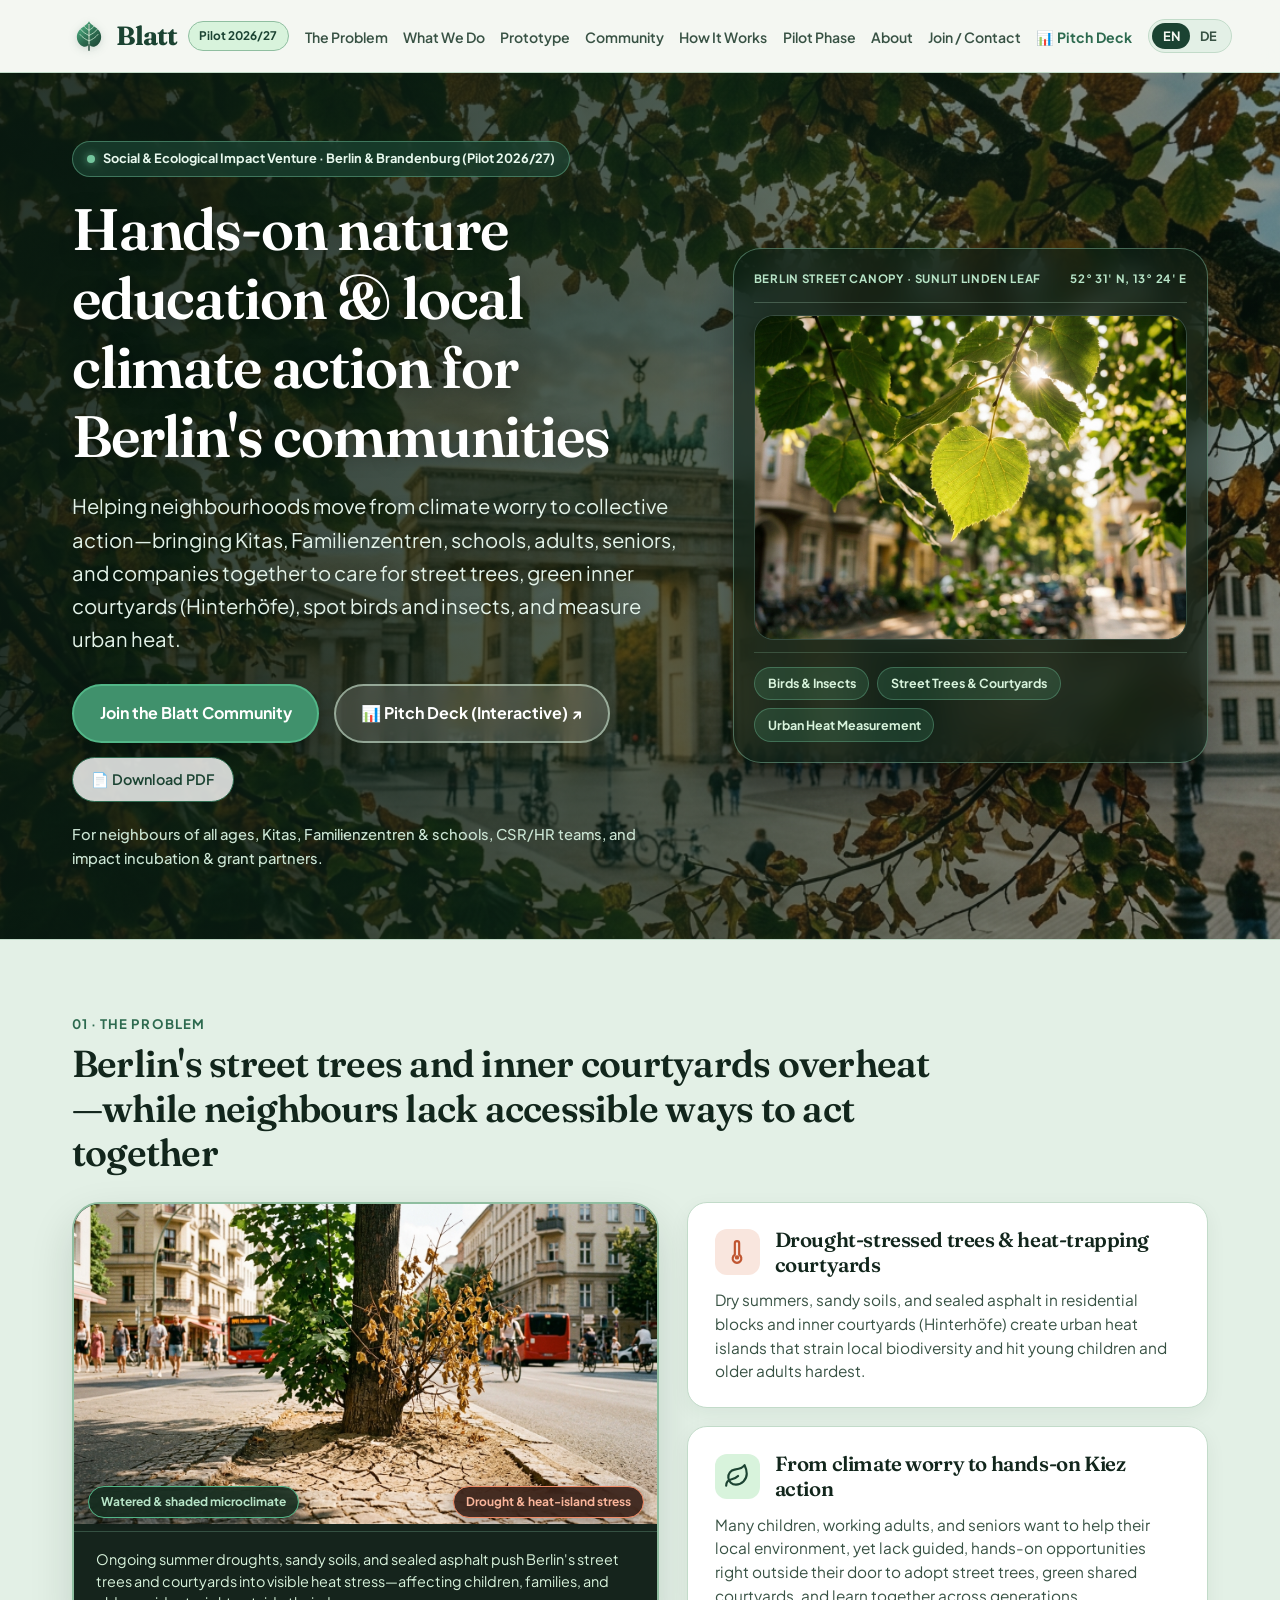
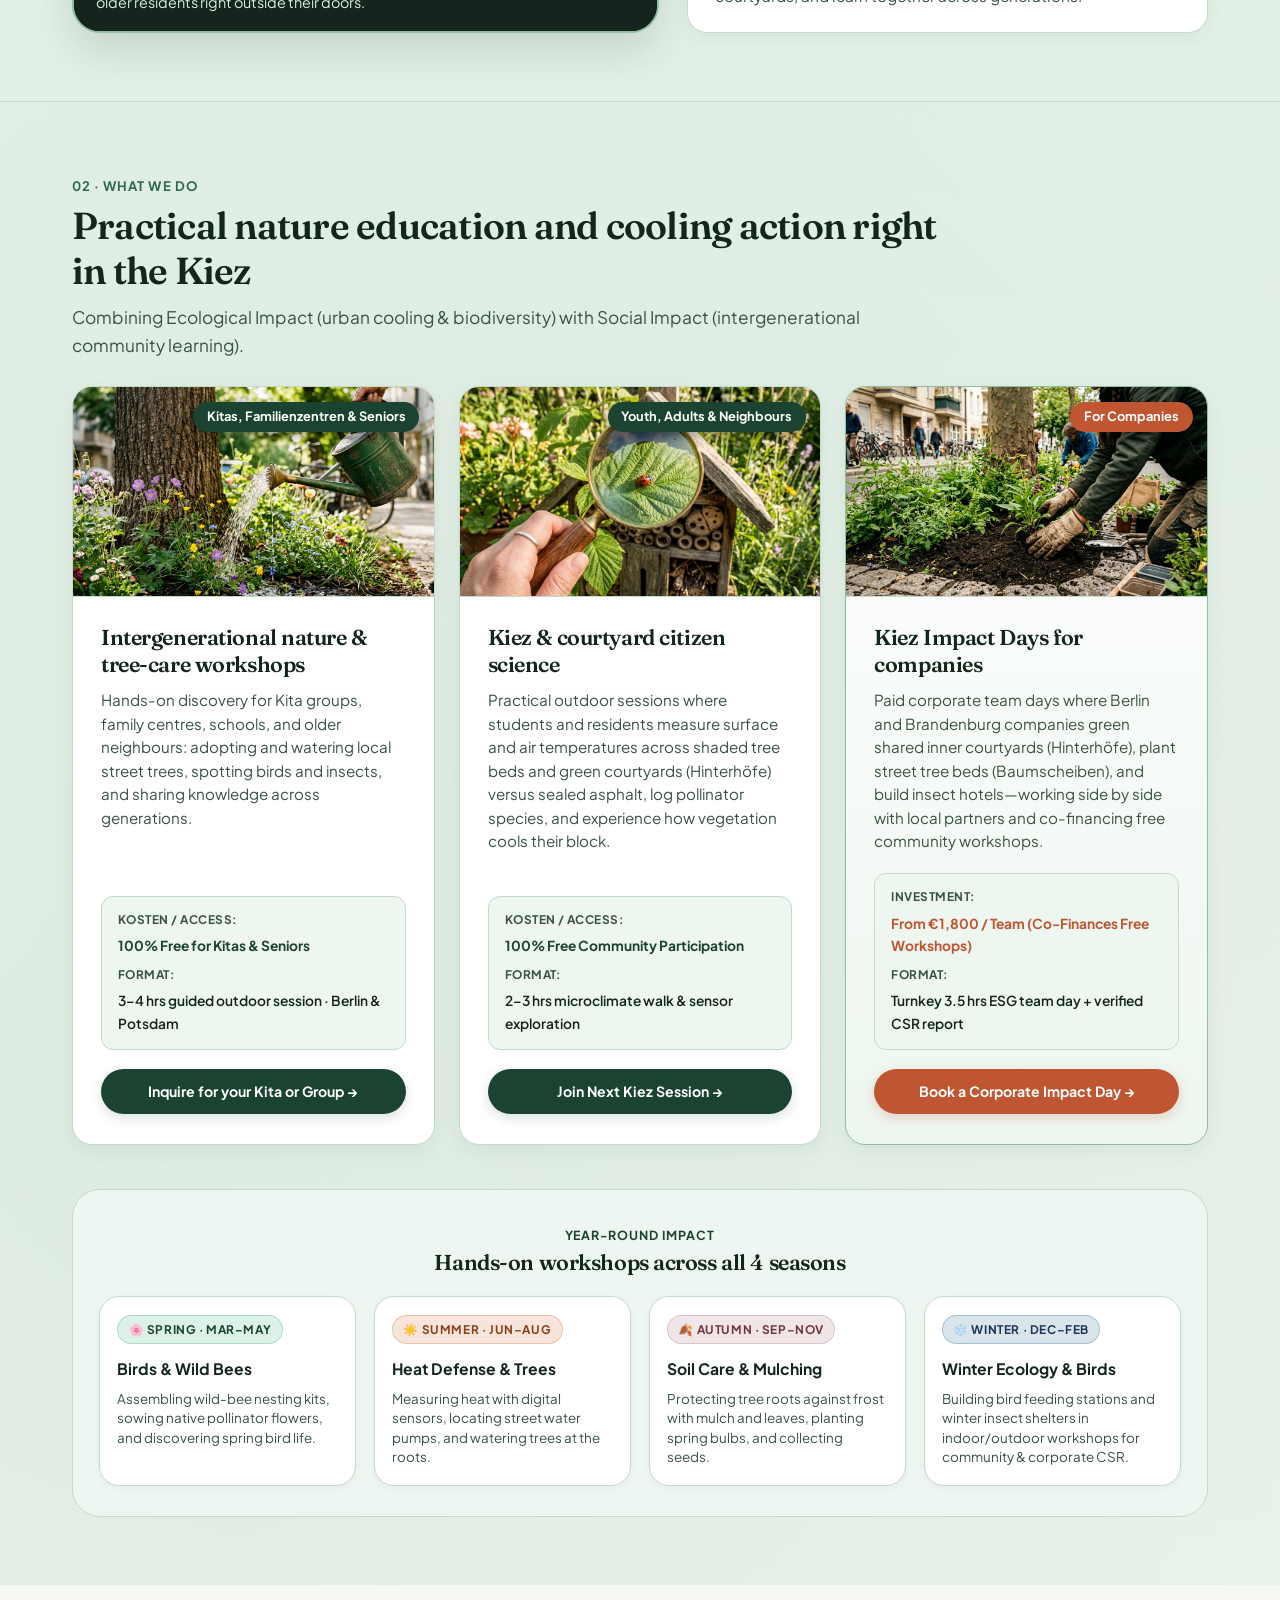
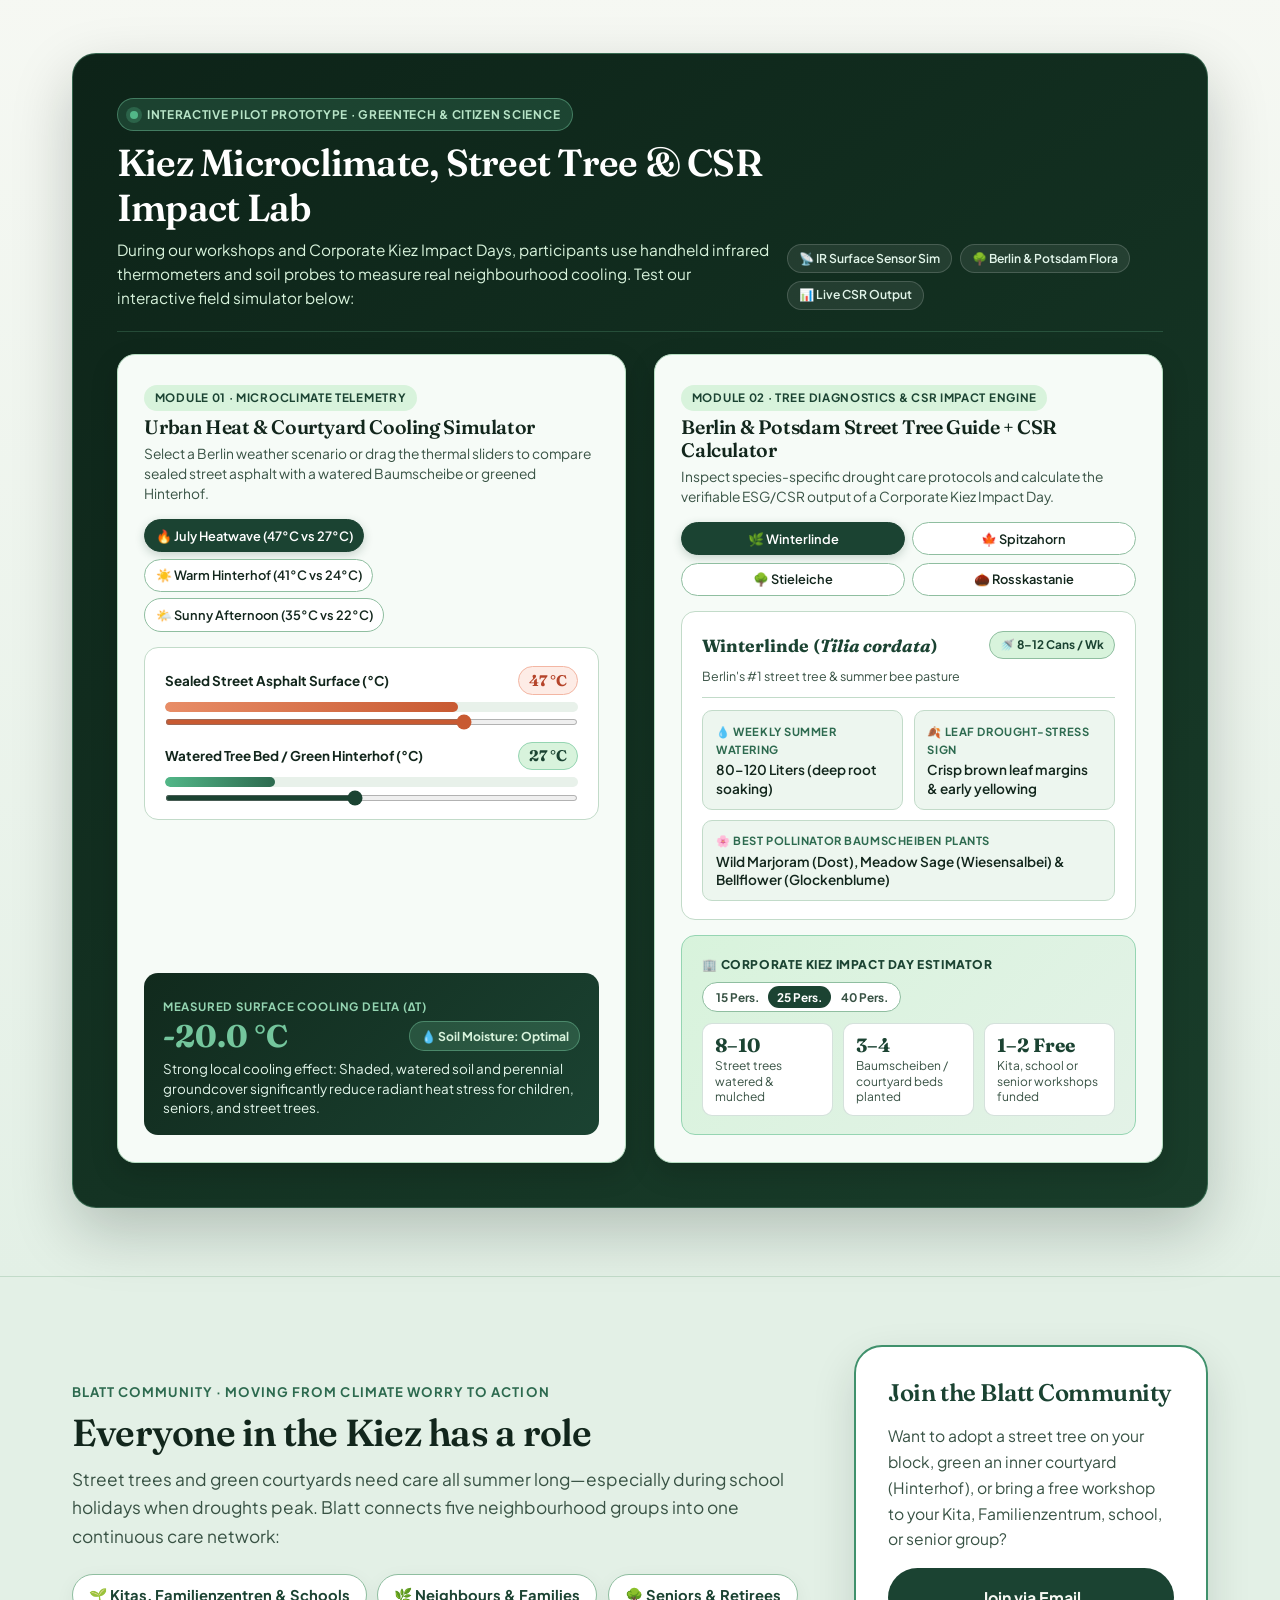
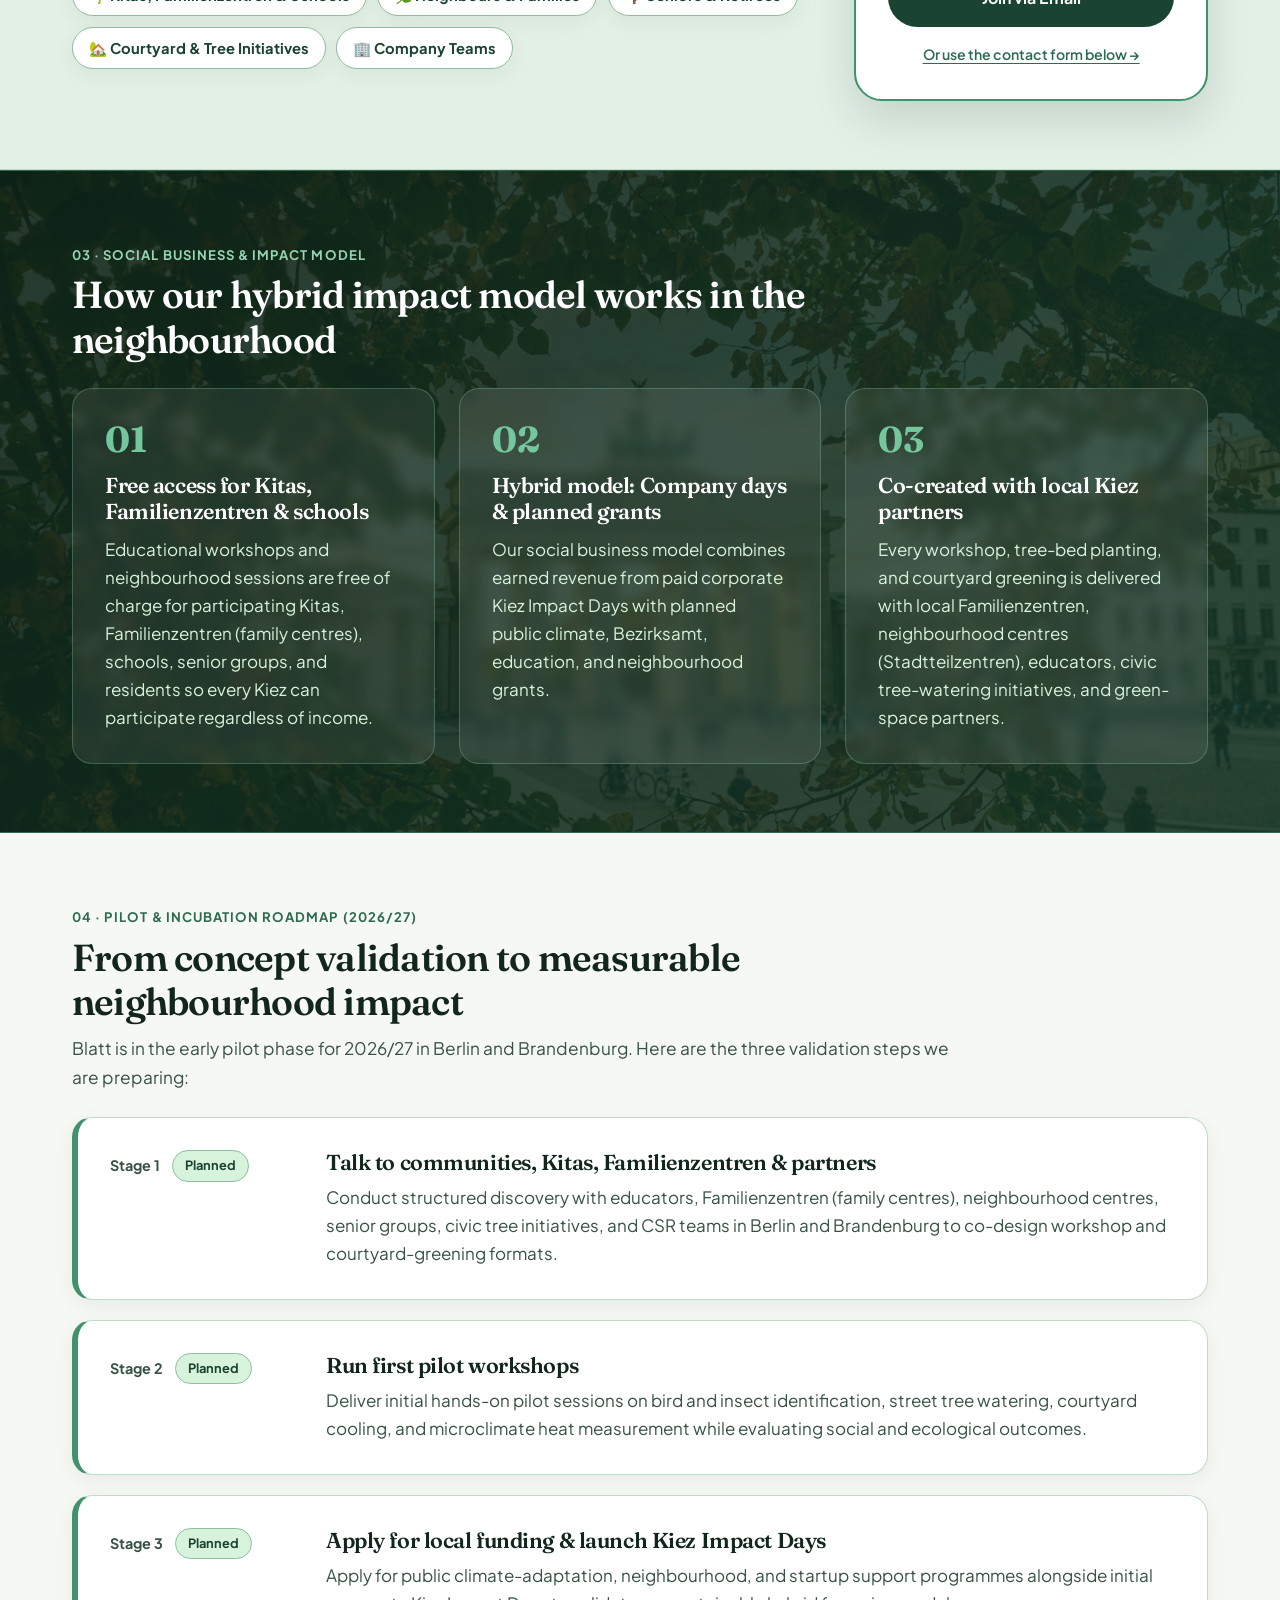
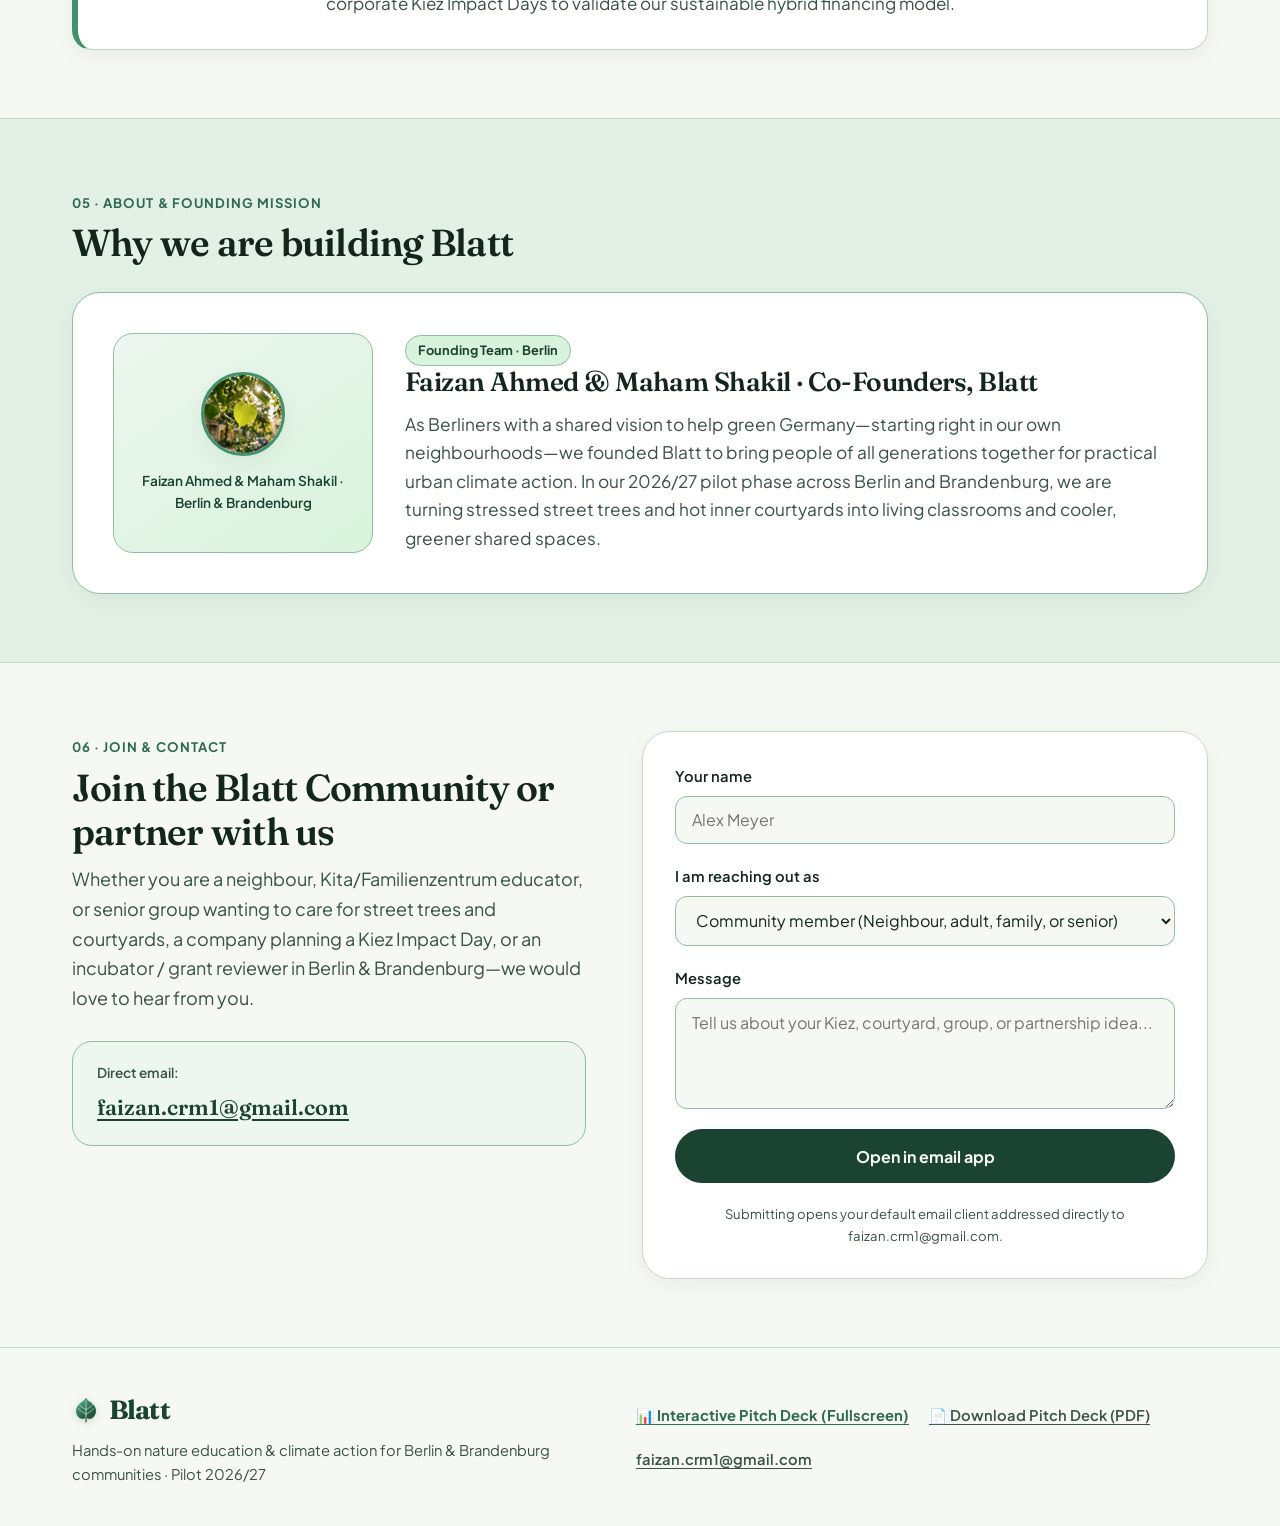
<file: index.html>
<!DOCTYPE html>
<html lang="en">
<head>
  <meta charset="UTF-8">
  <meta name="viewport" content="width=device-width, initial-scale=1.0">
  <title>Blatt — Hands-on nature education &amp; climate action for Berlin's communities</title>
  <meta name="description" content="Blatt helps Berlin &amp; Brandenburg communities move from climate worry to hands-on local action—connecting Kitas, schools, adults, seniors, and companies around street trees, green courtyards, biodiversity, and urban heat.">
  <meta name="robots" content="index, follow">
  <link rel="canonical" href="https://faizan021.github.io/blad-berlin/">
  
  <!-- Google Fonts with local fallbacks -->
  <link rel="preconnect" href="https://fonts.googleapis.com">
  <link rel="preconnect" href="https://fonts.gstatic.com" crossorigin>
  <link href="https://fonts.googleapis.com/css2?family=Fraunces:opsz,wght@9..144,500;9..144,600;9..144,700&family=Plus+Jakarta+Sans:wght@400;500;600;700&display=swap" rel="stylesheet">
  
  <link rel="stylesheet" href="styles.css">
</head>
<body>
  <a href="#main-content" class="skip-link" data-i18n="skip_link">Skip to main content</a>

  <!-- Header & Navigation -->
  <header class="site-header">
    <div class="container header-inner">
      <a href="#" class="brand" aria-label="Blatt Home">
        <svg class="brand-leaf-svg" width="34" height="34" viewBox="0 0 64 64" fill="none" aria-hidden="true">
          <defs>
            <linearGradient id="navLeafGrad" x1="12" y1="8" x2="52" y2="54" gradientUnits="userSpaceOnUse">
              <stop offset="0%" stop-color="#52B788"/>
              <stop offset="55%" stop-color="#2D6A4F"/>
              <stop offset="100%" stop-color="#1B4332"/>
            </linearGradient>
          </defs>
          <path d="M32 4 C35 11 45 14 51 22 C57 30 56 42 48 49 C41 55 34 52 32 47 C30 52 23 55 16 49 C8 42 7 30 13 22 C19 14 29 11 32 4 Z" fill="url(#navLeafGrad)"/>
          <path d="M32 59 L32 10" stroke="#1B4332" stroke-width="2.6" stroke-linecap="round"/>
          <path d="M32 47 L32 10" stroke="#D8F3DC" stroke-width="2" stroke-linecap="round"/>
          <path d="M32 41 C26 39 20 35 15 29 M32 41 C38 39 44 35 49 29 M32 31 C25 28 20 24 16 19 M32 31 C39 28 44 24 48 19 M32 21 C28 19 24 16 22 13 M32 21 C36 19 40 16 42 13" stroke="#D8F3DC" stroke-width="1.5" stroke-linecap="round" stroke-opacity="0.9"/>
        </svg>
        <span class="brand-name">Blatt</span>
        <span class="pilot-pill" data-i18n="nav_pilot_badge">Pilot 2026/27</span>
      </a>

      <nav class="site-nav" aria-label="Primary Navigation">
        <ul class="nav-list">
          <li><a href="#problem" data-i18n="nav_problem">The Problem</a></li>
          <li><a href="#what-we-do" data-i18n="nav_what">What We Do</a></li>
          <li><a href="#prototype" data-i18n="nav_proto">Prototype</a></li>
          <li><a href="#community" data-i18n="nav_community">Community</a></li>
          <li><a href="#how-it-works" data-i18n="nav_how">How It Works</a></li>
          <li><a href="#roadmap" data-i18n="nav_pilot">Pilot Phase</a></li>
          <li><a href="#about" data-i18n="nav_about">About</a></li>
          <li><a href="#contact" data-i18n="nav_contact">Join / Contact</a></li>
          <li><a href="pitch.html" style="color:#2D6A4F; font-weight:700;">📊 Pitch Deck</a></li>
        </ul>
      </nav>

      <div class="header-actions">
        <div class="lang-switch" role="group" aria-label="Language switcher">
          <button type="button" class="lang-btn active" data-lang="en" aria-pressed="true" aria-label="Switch language to English">EN</button>
          <button type="button" class="lang-btn" data-lang="de" aria-pressed="false" aria-label="Sprache auf Deutsch umstellen">DE</button>
        </div>

        <button type="button" class="mobile-menu-btn" aria-expanded="false" aria-controls="mobile-nav" aria-label="Toggle navigation menu">
          <span class="hamburger-line"></span>
          <span class="hamburger-line"></span>
        </button>
      </div>
    </div>

    <!-- Mobile Navigation Drawer -->
    <div id="mobile-nav" class="mobile-nav" hidden>
      <ul class="mobile-nav-list">
        <li><a href="#problem" data-i18n="nav_problem">The Problem</a></li>
        <li><a href="#what-we-do" data-i18n="nav_what">What We Do</a></li>
        <li><a href="#prototype" data-i18n="nav_proto">Prototype</a></li>
        <li><a href="#community" data-i18n="nav_community">Community</a></li>
        <li><a href="#how-it-works" data-i18n="nav_how">How It Works</a></li>
        <li><a href="#roadmap" data-i18n="nav_pilot">Pilot Phase</a></li>
        <li><a href="#about" data-i18n="nav_about">About</a></li>
        <li><a href="#contact" data-i18n="nav_contact">Join / Contact</a></li>
        <li><a href="pitch.html" style="color:#2D6A4F; font-weight:700;">📊 Pitch Deck</a></li>
      </ul>
    </div>
  </header>

  <main id="main-content">
    <!-- 1. Hero Section with Cinematic Brandenburg Gate & Foliage Backdrop -->
    <section class="hero hero-cinematic section-padding">
      <div class="hero-bg-layer" aria-hidden="true">
        <img src="assets/brandenburg-leaves-bg.jpg" alt="" class="hero-bg-img">
        <div class="hero-bg-overlay"></div>
      </div>

      <div class="container hero-grid">
        <div class="hero-content reveal">
          <div class="eyebrow">
            <span class="dot" aria-hidden="true"></span>
            <span data-i18n="hero_eyebrow">Social &amp; Ecological Impact Venture · Berlin &amp; Brandenburg (Pilot 2026/27)</span>
          </div>
          <h1 class="hero-title" data-i18n="hero_headline">Hands-on nature education &amp; local climate action for Berlin's communities</h1>
          <p class="hero-subline" data-i18n="hero_subline">
            Helping neighbourhoods move from climate worry to collective action—bringing Kitas, Familienzentren, schools, adults, seniors, and companies together to care for street trees, green inner courtyards (Hinterhöfe), spot birds and insects, and measure urban heat.
          </p>
          <div class="hero-cta-group">
            <a href="#contact" class="btn btn-primary" data-i18n="hero_cta_partner">Join the Blatt Community</a>
            <a href="pitch.html" class="btn btn-secondary" style="display:inline-flex; align-items:center; gap:0.4rem;">📊 Pitch Deck (Interactive) ↗</a>
            <a href="Blatt-Pitch-Deck.pdf" target="_blank" style="display:inline-flex; align-items:center; gap:0.4rem; padding:0.6rem 1.15rem; border-radius:999px; font-size:0.9rem; font-weight:600; border:1.5px solid #2D6A4F; color:#1B4332; text-decoration:none; background:rgba(255,255,255,0.8);">📄 Download PDF</a>
          </div>
          <p class="hero-note" data-i18n="hero_note">
            For neighbours of all ages, Kitas, Familienzentren &amp; schools, CSR/HR teams, and impact incubation &amp; grant partners.
          </p>
        </div>

        <div class="hero-visual reveal">
          <figure class="botanical-specimen-frame">
            <div class="botanical-card-header">
              <span class="specimen-tag" data-i18n="hero_card_tag">BERLIN STREET CANOPY · SUNLIT LINDEN LEAF</span>
              <span class="specimen-coords">52° 31' N, 13° 24' E</span>
            </div>
            <div class="specimen-image-wrap">
              <img
                src="assets/hero-sunlit-leaf.jpg"
                alt="Sunlit vibrant green Linden leaf in a Berlin street tree canopy with golden morning sunlight filtering through the leaves"
                class="specimen-macro-img"
                width="800"
                height="600"
              >
            </div>
            <figcaption class="botanical-pillars">
              <span class="pillar-chip" data-i18n="pillar_1">Birds &amp; Insects</span>
              <span class="pillar-chip" data-i18n="pillar_2">Street Trees &amp; Courtyards</span>
              <span class="pillar-chip" data-i18n="pillar_3">Urban Heat Measurement</span>
            </figcaption>
          </figure>
        </div>
      </div>
    </section>

    <!-- 2. The Problem -->
    <section id="problem" class="section-padding section-sage">
      <div class="container">
        <div class="section-header reveal">
          <span class="section-label" data-i18n="problem_label">01 · The Problem</span>
          <h2 class="section-title" data-i18n="problem_title">Berlin's street trees and inner courtyards overheat—while neighbours lack accessible ways to act together</h2>
        </div>

        <div class="problem-split-layout">
          <!-- Visual Problem Showcase: Stressed Street Tree in Dry Cracked Berlin Tree Bed -->
          <figure class="spectrum-showcase reveal">
            <div class="spectrum-img-container">
              <img
                src="assets/problem-heat-tree.jpg"
                alt="A Berlin street tree in a dry cracked soil tree bed surrounded by cobblestones and summer traffic, with green leaves on one side and dry yellow-brown heat-stressed leaves on the other"
                class="spectrum-img"
                width="1200"
                height="675"
                loading="lazy"
              >
              <div class="spectrum-overlay-badges">
                <span class="spectrum-badge spectrum-badge-green" data-i18n="spectrum_cool">Watered &amp; shaded microclimate</span>
                <span class="spectrum-badge spectrum-badge-warm" data-i18n="spectrum_heat">Drought &amp; heat-island stress</span>
              </div>
            </div>
            <figcaption class="spectrum-caption">
              <span class="spectrum-caption-text" data-i18n="spectrum_desc">Ongoing summer droughts, sandy soils, and sealed asphalt push Berlin's street trees and courtyards into visible heat stress—affecting children, families, and older residents right outside their doors.</span>
            </figcaption>
          </figure>

          <div class="problem-grid">
            <article class="problem-card reveal">
              <div class="problem-card-head">
                <div class="problem-icon icon-heat" aria-hidden="true">
                  <svg width="26" height="26" viewBox="0 0 24 24" fill="none" stroke="currentColor" stroke-width="2" stroke-linecap="round" stroke-linejoin="round">
                    <path d="M14 4v10.54a4 4 0 1 1-4 0V4a2 2 0 0 1 4 0Z"/>
                    <path d="M12 18a1 1 0 1 0 0-2 1 1 0 0 0 0 2Z"/>
                  </svg>
                </div>
                <h3 data-i18n="problem_card1_title">Drought-stressed trees &amp; heat-trapping courtyards</h3>
              </div>
              <p data-i18n="problem_card1_text">
                Dry summers, sandy soils, and sealed asphalt in residential blocks and inner courtyards (Hinterhöfe) create urban heat islands that strain local biodiversity and hit young children and older adults hardest.
              </p>
            </article>

            <article class="problem-card reveal">
              <div class="problem-card-head">
                <div class="problem-icon icon-leaf" aria-hidden="true">
                  <svg width="26" height="26" viewBox="0 0 24 24" fill="none" stroke="currentColor" stroke-width="2" stroke-linecap="round" stroke-linejoin="round">
                    <path d="M11 20A7 7 0 0 1 9.8 6.1C15.5 5 17 4.48 19 2c1 2 2 4.18 2 8 0 5.5-4.78 10-10 10Z"/>
                    <path d="M2 21c0-3 1.85-5.36 5.08-6C9.5 14.52 12 13 13 12"/>
                  </svg>
                </div>
                <h3 data-i18n="problem_card2_title">From climate worry to hands-on Kiez action</h3>
              </div>
              <p data-i18n="problem_card2_text">
                Many children, working adults, and seniors want to help their local environment, yet lack guided, hands-on opportunities right outside their door to adopt street trees, green shared courtyards, and learn together across generations.
              </p>
            </article>
          </div>
        </div>
      </div>
    </section>

    <!-- 3. What We Do -->
    <section id="what-we-do" class="section-padding">
      <div class="container">
        <div class="section-header reveal">
          <span class="section-label" data-i18n="what_label">02 · What We Do</span>
          <h2 class="section-title" data-i18n="what_title">Practical nature education and cooling action right in the Kiez</h2>
          <p class="section-intro" data-i18n="what_intro">
            Combining Ecological Impact (urban cooling &amp; biodiversity) with Social Impact (intergenerational community learning).
          </p>
        </div>

        <div class="cards-grid three-cols">
          <!-- Card 1: Street Tree Care & Watering (Community, Kitas, Familienzentren, Schools & Seniors) -->
          <article class="feature-card reveal">
            <div class="card-photo-banner">
              <img
                src="assets/card1-tree-watering.jpg"
                alt="Green watering can pouring water onto wildflowers and soil at the base of a Berlin street tree"
                class="card-banner-img"
                loading="lazy"
              >
              <span class="audience-tag" data-i18n="what_card1_tag">Kitas, Familienzentren &amp; Seniors</span>
            </div>
            <div class="card-content">
              <h3 class="card-title" data-i18n="what_card1_title">Intergenerational nature &amp; tree-care workshops</h3>
              <p class="card-body" data-i18n="what_card1_text">
                Hands-on discovery for Kita groups, family centres, schools, and older neighbours: adopting and watering local street trees, spotting birds and insects, and sharing knowledge across generations.
              </p>
              <div class="card-spec-box">
                <div class="card-spec-item">
                  <span class="card-spec-label" data-i18n="card_spec_cost_label">Kosten / Access:</span>
                  <strong class="card-spec-val text-green" data-i18n="card1_cost_val">100% Free for Kitas &amp; Seniors</strong>
                </div>
                <div class="card-spec-item">
                  <span class="card-spec-label" data-i18n="card_spec_format_label">Format:</span>
                  <span class="card-spec-val" data-i18n="card1_format_val">3–4 hrs guided outdoor session · Berlin &amp; Potsdam</span>
                </div>
              </div>
              <a href="#contact" class="btn-card" data-i18n="card1_btn">Inquire for your Kita or Group →</a>
            </div>
          </article>

          <!-- Card 2: Magnifying Glass on a Leaf & Insect Hotel (Kiez Citizen Science) -->
          <article class="feature-card reveal">
            <div class="card-photo-banner">
              <img
                src="assets/card2-magnifying-insect.jpg"
                alt="Magnifying glass examining a ladybug on a green leaf in front of a wooden wild-bee insect hotel"
                class="card-banner-img"
                loading="lazy"
              >
              <span class="audience-tag" data-i18n="what_card2_tag">Youth, Adults &amp; Neighbours</span>
            </div>
            <div class="card-content">
              <h3 class="card-title" data-i18n="what_card2_title">Kiez &amp; courtyard citizen science</h3>
              <p class="card-body" data-i18n="what_card2_text">
                Practical outdoor sessions where students and residents measure surface and air temperatures across shaded tree beds and green courtyards (Hinterhöfe) versus sealed asphalt, log pollinator species, and experience how vegetation cools their block.
              </p>
              <div class="card-spec-box">
                <div class="card-spec-item">
                  <span class="card-spec-label" data-i18n="card_spec_cost_label">Kosten / Access:</span>
                  <strong class="card-spec-val text-green" data-i18n="card2_cost_val">100% Free Community Participation</strong>
                </div>
                <div class="card-spec-item">
                  <span class="card-spec-label" data-i18n="card_spec_format_label">Format:</span>
                  <span class="card-spec-val" data-i18n="card2_format_val">2–3 hrs microclimate walk &amp; sensor exploration</span>
                </div>
              </div>
              <a href="#contact" class="btn-card" data-i18n="card2_btn">Join Next Kiez Session →</a>
            </div>
          </article>

          <!-- Card 3: Planting a Green Tree Bed (Kiez Impact Days for Companies) -->
          <article class="feature-card feature-card-canopy reveal">
            <div class="card-photo-banner">
              <img
                src="assets/card3-planting-treebed.jpg"
                alt="Team members in gardening gloves planting green perennial plants into a Berlin street tree bed bordered by cobblestones"
                class="card-banner-img"
                loading="lazy"
              >
              <span class="audience-tag tag-accent" data-i18n="what_card3_tag">For Companies</span>
            </div>
            <div class="card-content">
              <h3 class="card-title" data-i18n="what_card3_title">Kiez Impact Days for companies</h3>
              <p class="card-body" data-i18n="what_card3_text">
                Paid corporate team days where Berlin and Brandenburg companies green shared inner courtyards (Hinterhöfe), plant street tree beds (Baumscheiben), and build insect hotels—working side by side with local partners and co-financing free community workshops.
              </p>
              <div class="card-spec-box">
                <div class="card-spec-item">
                  <span class="card-spec-label" data-i18n="card_spec_cost_label">Investment:</span>
                  <strong class="card-spec-val text-accent" data-i18n="card3_cost_val">From €1,800 / Team (Co-Finances Free Workshops)</strong>
                </div>
                <div class="card-spec-item">
                  <span class="card-spec-label" data-i18n="card_spec_format_label">Format:</span>
                  <span class="card-spec-val" data-i18n="card3_format_val">Turnkey 3.5 hrs ESG team day + verified CSR report</span>
                </div>
              </div>
              <a href="mailto:faizan.crm1@gmail.com?subject=Kiez%20Impact%20Day%20Inquiry%20%E2%80%94%20Blad" class="btn-card btn-card-accent" data-i18n="card3_btn">Book a Corporate Impact Day →</a>
            </div>
          </article>
        </div>

        <!-- 4-Season Year-Round Urban Nature & CSR Calendar -->
        <div class="seasons-wrapper reveal">
          <div class="seasons-header">
            <span class="seasons-header-tag" data-i18n="seasons_tag">Year-Round Impact</span>
            <h3 class="seasons-header-title" data-i18n="seasons_title">Hands-on workshops across all 4 seasons</h3>
          </div>
          <div class="seasons-grid">
            <div class="season-card">
              <span class="season-badge season-spring" data-i18n="season1_badge">🌸 Spring · Mar–May</span>
              <h4 class="season-title" data-i18n="season1_title">Birds &amp; Wild Bees</h4>
              <p class="season-desc" data-i18n="season1_desc">Assembling wild-bee nesting kits, sowing native pollinator flowers, and discovering spring bird life.</p>
            </div>
            <div class="season-card">
              <span class="season-badge season-summer" data-i18n="season2_badge">☀️ Summer · Jun–Aug</span>
              <h4 class="season-title" data-i18n="season2_title">Heat Defense &amp; Trees</h4>
              <p class="season-desc" data-i18n="season2_desc">Measuring heat with digital sensors, locating street water pumps, and watering trees at the roots.</p>
            </div>
            <div class="season-card">
              <span class="season-badge season-autumn" data-i18n="season3_badge">🍂 Autumn · Sep–Nov</span>
              <h4 class="season-title" data-i18n="season3_title">Soil Care &amp; Mulching</h4>
              <p class="season-desc" data-i18n="season3_desc">Protecting tree roots against frost with mulch and leaves, planting spring bulbs, and collecting seeds.</p>
            </div>
            <div class="season-card">
              <span class="season-badge season-winter" data-i18n="season4_badge">❄️ Winter · Dec–Feb</span>
              <h4 class="season-title" data-i18n="season4_title">Winter Ecology &amp; Birds</h4>
              <p class="season-desc" data-i18n="season4_desc">Building bird feeding stations and winter insect shelters in indoor/outdoor workshops for community &amp; corporate CSR.</p>
            </div>
          </div>
        </div>
      </div>
    </section>

    <!-- 3.5 Interactive Pilot Prototype: Kiez Microclimate & CSR Impact Lab -->
    <section id="prototype" class="section-padding section-proto-console">
      <div class="container">
        <div class="proto-console-shell reveal">
          <div class="proto-console-top">
            <div>
              <span class="proto-live-pill">
                <span class="pulse-dot" aria-hidden="true"></span>
                <span data-i18n="proto_label">Interactive Pilot Prototype · GreenTech &amp; Citizen Science</span>
              </span>
              <h2 class="proto-console-title" data-i18n="proto_title">
                Kiez Microclimate, Street Tree &amp; CSR Impact Lab
              </h2>
              <p class="proto-console-sub" data-i18n="proto_intro">
                During our workshops and Corporate Kiez Impact Days, participants use handheld infrared thermometers and soil probes to measure real neighbourhood cooling. Test our interactive field simulator below:
              </p>
            </div>
            <div class="proto-console-meta">
              <span class="proto-meta-chip" data-i18n="proto_chip_1">📡 IR Surface Sensor Sim</span>
              <span class="proto-meta-chip" data-i18n="proto_chip_2">🌳 Berlin &amp; Potsdam Flora</span>
              <span class="proto-meta-chip" data-i18n="proto_chip_3">📊 Live CSR Output</span>
            </div>
          </div>

          <div class="proto-grid">
            <!-- LEFT INSTRUMENT: Urban Heat Island & Thermal Comparison Scanner -->
            <div class="proto-card proto-card-thermal">
              <div class="proto-card-head">
                <span class="proto-step-tag" data-i18n="proto_tool1_badge">Module 01 · Microclimate Telemetry</span>
                <h3 data-i18n="proto_tool1_title">Urban Heat &amp; Courtyard Cooling Simulator</h3>
                <p class="proto-card-sub" data-i18n="proto_tool1_sub">
                  Select a Berlin weather scenario or drag the thermal sliders to compare sealed street asphalt with a watered Baumscheibe or greened Hinterhof.
                </p>
              </div>

              <!-- Scenario Presets -->
              <div class="proto-presets" role="group" aria-label="Microclimate scenarios">
                <button type="button" class="preset-btn active" data-asphalt="47" data-green="27" data-moisture="82%" data-i18n="proto_preset1">🔥 July Heatwave (47°C vs 27°C)</button>
                <button type="button" class="preset-btn" data-asphalt="41" data-green="24" data-moisture="76%" data-i18n="proto_preset2">☀️ Warm Hinterhof (41°C vs 24°C)</button>
                <button type="button" class="preset-btn" data-asphalt="35" data-green="22" data-moisture="88%" data-i18n="proto_preset3">🌤️ Sunny Afternoon (35°C vs 22°C)</button>
              </div>

              <!-- Visual Thermal Bars + Interactive Sliders -->
              <div class="thermal-visualizer">
                <div class="thermal-bar-group">
                  <div class="thermal-bar-header">
                    <span class="thermal-bar-title" data-i18n="proto_slider_asphalt">Sealed Street Asphalt Surface (°C)</span>
                    <strong id="asphalt-val" class="temp-badge temp-badge-hot">47 °C</strong>
                  </div>
                  <div class="thermal-track">
                    <div id="asphalt-bar" class="thermal-fill thermal-fill-hot" style="width: 71.1%;"></div>
                  </div>
                  <input type="range" id="asphalt-temp" min="25" max="55" step="0.5" value="47" class="proto-range range-hot" aria-label="Sealed Asphalt Surface Temperature">
                </div>

                <div class="thermal-bar-group">
                  <div class="thermal-bar-header">
                    <span class="thermal-bar-title" data-i18n="proto_slider_green">Watered Tree Bed / Green Hinterhof (°C)</span>
                    <strong id="green-val" class="temp-badge temp-badge-cool">27 °C</strong>
                  </div>
                  <div class="thermal-track">
                    <div id="green-bar" class="thermal-fill thermal-fill-cool" style="width: 26.7%;"></div>
                  </div>
                  <input type="range" id="green-temp" min="16" max="40" step="0.5" value="27" class="proto-range range-cool" aria-label="Watered Tree Bed or Green Courtyard Temperature">
                </div>
              </div>

              <!-- Live Telemetry Readout -->
              <div class="telemetry-readout" aria-live="polite">
                <div class="telemetry-main">
                  <span class="telemetry-kicker" data-i18n="proto_delta_label">Measured Surface Cooling Delta (ΔT)</span>
                  <div class="telemetry-value-row">
                    <span id="cooling-delta" class="telemetry-big">-20.0 °C</span>
                    <span id="moisture-pill" class="telemetry-sub-pill">💧 Soil Moisture: Optimal</span>
                  </div>
                </div>
                <p id="cooling-status" class="telemetry-desc" data-i18n="proto_delta_note">
                  Strong local cooling effect: Shaded, watered soil and perennial groundcover significantly reduce radiant heat stress for children, seniors, and street trees.
                </p>
              </div>
            </div>

            <!-- RIGHT INSTRUMENT: Street Tree Companion & B2B CSR Calculator -->
            <div class="proto-card proto-card-companion">
              <div class="proto-card-head">
                <span class="proto-step-tag" data-i18n="proto_tool2_badge">Module 02 · Tree Diagnostics &amp; CSR Impact Engine</span>
                <h3 data-i18n="proto_tool2_title">Berlin &amp; Potsdam Street Tree Guide + CSR Calculator</h3>
                <p class="proto-card-sub" data-i18n="proto_tool2_sub">
                  Inspect species-specific drought care protocols and calculate the verifiable ESG/CSR output of a Corporate Kiez Impact Day.
                </p>
              </div>

              <!-- 4 Berlin Street Tree Tabs -->
              <div class="tree-selector" role="group" aria-label="Select Berlin street tree species">
                <button type="button" class="tree-btn active" data-tree="linden" data-i18n="tree_linden">🌿 Winterlinde</button>
                <button type="button" class="tree-btn" data-tree="maple" data-i18n="tree_maple">🍁 Spitzahorn</button>
                <button type="button" class="tree-btn" data-tree="oak" data-i18n="tree_oak">🌳 Stieleiche</button>
                <button type="button" class="tree-btn" data-tree="chestnut" data-i18n="tree_chestnut">🌰 Rosskastanie</button>
              </div>

              <!-- Specimen Diagnostic Card -->
              <div class="specimen-diagnostic" aria-live="polite">
                <div class="specimen-header-row">
                  <div>
                    <h4 id="tree-title-val" class="specimen-species">Winterlinde (<em>Tilia cordata</em>)</h4>
                    <span id="tree-role-val" class="specimen-subtitle">Berlin's #1 street tree &amp; summer bee pasture</span>
                  </div>
                  <span id="tree-cans-badge" class="cans-badge">🚿 8–12 Cans / Wk</span>
                </div>

                <div class="specimen-grid">
                  <div class="specimen-stat-box">
                    <span class="specimen-label" data-i18n="tree_water_label">💧 Weekly Summer Watering</span>
                    <strong id="tree-water-val">80–120 Liters (deep root soaking)</strong>
                  </div>
                  <div class="specimen-stat-box">
                    <span class="specimen-label" data-i18n="tree_stress_label">🍂 Leaf Drought-Stress Sign</span>
                    <strong id="tree-stress-val">Crisp brown leaf margins &amp; early yellowing</strong>
                  </div>
                  <div class="specimen-stat-box specimen-stat-full">
                    <span class="specimen-label" data-i18n="tree_plants_label">🌸 Best Pollinator Baumscheiben Plants</span>
                    <strong id="tree-plants-val">Wild Marjoram (Dost), Meadow Sage (Wiesensalbei) &amp; Bellflower (Glockenblume)</strong>
                  </div>
                </div>
              </div>

              <!-- Interactive Corporate Team Size -> CSR Impact Estimator -->
              <div class="csr-calculator-box">
                <div class="csr-calc-top">
                  <span class="csr-calc-title" data-i18n="csr_preview_tag">🏢 Corporate Kiez Impact Day Estimator</span>
                  <div class="team-size-pills" role="group" aria-label="Select corporate team size">
                    <button type="button" class="team-btn" data-team="15">15 Pers.</button>
                    <button type="button" class="team-btn active" data-team="25">25 Pers.</button>
                    <button type="button" class="team-btn" data-team="40">40 Pers.</button>
                  </div>
                </div>

                <div class="csr-metrics-row">
                  <div class="csr-stat">
                    <strong id="csr-trees-num">8–10</strong>
                    <span data-i18n="csr_stat1">Street trees watered &amp; mulched</span>
                  </div>
                  <div class="csr-stat">
                    <strong id="csr-beds-num">3–4</strong>
                    <span data-i18n="csr_stat2">Baumscheiben / courtyard beds planted</span>
                  </div>
                  <div class="csr-stat">
                    <strong id="csr-free-num">1–2 Free</strong>
                    <span data-i18n="csr_stat3">Kita, school or senior workshops funded</span>
                  </div>
                </div>
              </div>
            </div>
          </div>
        </div>
      </div>
    </section>

    <!-- Join the Blatt Community Banner Section -->
    <section id="community" class="section-padding section-sage">
      <div class="container">
        <div class="community-box reveal">
          <div class="community-copy">
            <span class="section-label" data-i18n="comm_label">Blatt Community · Moving From Climate Worry to Action</span>
            <h2 class="section-title" data-i18n="comm_title">Everyone in the Kiez has a role</h2>
            <p class="section-intro" data-i18n="comm_intro">
              Street trees and green courtyards need care all summer long—especially during school holidays when droughts peak. Blatt connects five neighbourhood groups into one continuous care network:
            </p>

            <div class="community-pills">
              <span class="comm-pill" data-i18n="comm_group_1">🌱 Kitas, Familienzentren &amp; Schools</span>
              <span class="comm-pill" data-i18n="comm_group_2">🌿 Neighbours &amp; Families</span>
              <span class="comm-pill" data-i18n="comm_group_3">🌳 Seniors &amp; Retirees</span>
              <span class="comm-pill" data-i18n="comm_group_4">🏡 Courtyard &amp; Tree Initiatives</span>
              <span class="comm-pill" data-i18n="comm_group_5">🏢 Company Teams</span>
            </div>
          </div>

          <div class="community-cta-card">
            <h3 data-i18n="comm_card_title">Join the Blatt Community</h3>
            <p data-i18n="comm_card_text">
              Want to adopt a street tree on your block, green an inner courtyard (Hinterhof), or bring a free workshop to your Kita, Familienzentrum, school, or senior group?
            </p>
            <a href="mailto:faizan.crm1@gmail.com?subject=Join%20the%20Blad%20Community" class="btn btn-primary btn-full" data-i18n="comm_card_btn">Join via Email</a>
            <a href="#contact" class="comm-sublink" data-i18n="comm_card_sublink">Or use the contact form below →</a>
          </div>
        </div>
      </div>
    </section>

    <!-- 4. How It Works (Deep Forest Canopy Green Section with Brandenburg Gate Foliage Backdrop) -->
    <section id="how-it-works" class="section-padding section-forest">
      <div class="container">
        <div class="section-header reveal">
          <span class="section-label" data-i18n="how_label">03 · Social Business &amp; Impact Model</span>
          <h2 class="section-title" data-i18n="how_title">How our hybrid impact model works in the neighbourhood</h2>
        </div>

        <ol class="steps-grid">
          <li class="step-card reveal">
            <span class="step-number" aria-hidden="true">01</span>
            <h3 class="step-title" data-i18n="how_step1_title">Free access for Kitas, Familienzentren &amp; schools</h3>
            <p class="step-text" data-i18n="how_step1_text">
              Educational workshops and neighbourhood sessions are free of charge for participating Kitas, Familienzentren (family centres), schools, senior groups, and residents so every Kiez can participate regardless of income.
            </p>
          </li>

          <li class="step-card reveal">
            <span class="step-number" aria-hidden="true">02</span>
            <h3 class="step-title" data-i18n="how_step2_title">Hybrid model: Company days &amp; planned grants</h3>
            <p class="step-text" data-i18n="how_step2_text">
              Our social business model combines earned revenue from paid corporate Kiez Impact Days with planned public climate, Bezirksamt, education, and neighbourhood grants.
            </p>
          </li>

          <li class="step-card reveal">
            <span class="step-number" aria-hidden="true">03</span>
            <h3 class="step-title" data-i18n="how_step3_title">Co-created with local Kiez partners</h3>
            <p class="step-text" data-i18n="how_step3_text">
              Every workshop, tree-bed planting, and courtyard greening is delivered with local Familienzentren, neighbourhood centres (Stadtteilzentren), educators, civic tree-watering initiatives, and green-space partners.
            </p>
          </li>
        </ol>
      </div>
    </section>

    <!-- 5. Pilot Phase Roadmap (Incubator-Ready Validation Roadmap) -->
    <section id="roadmap" class="section-padding">
      <div class="container">
        <div class="section-header reveal">
          <span class="section-label" data-i18n="pilot_label">04 · Pilot &amp; Incubation Roadmap (2026/27)</span>
          <h2 class="section-title" data-i18n="pilot_title">From concept validation to measurable neighbourhood impact</h2>
          <p class="section-intro" data-i18n="pilot_intro">
            Blatt is in the early pilot phase for 2026/27 in Berlin and Brandenburg. Here are the three validation steps we are preparing:
          </p>
        </div>

        <div class="roadmap-list">
          <div class="roadmap-item reveal">
            <div class="roadmap-marker">
              <span class="roadmap-step-num" data-i18n="stage_1_label">Stage 1</span>
              <span class="status-badge" data-i18n="status_planned">Planned</span>
            </div>
            <div class="roadmap-content">
              <h3 data-i18n="pilot_stage1_title">Talk to communities, Kitas, Familienzentren &amp; partners</h3>
              <p data-i18n="pilot_stage1_text">
                Conduct structured discovery with educators, Familienzentren (family centres), neighbourhood centres, senior groups, civic tree initiatives, and CSR teams in Berlin and Brandenburg to co-design workshop and courtyard-greening formats.
              </p>
            </div>
          </div>

          <div class="roadmap-item reveal">
            <div class="roadmap-marker">
              <span class="roadmap-step-num" data-i18n="stage_2_label">Stage 2</span>
              <span class="status-badge" data-i18n="status_planned">Planned</span>
            </div>
            <div class="roadmap-content">
              <h3 data-i18n="pilot_stage2_title">Run first pilot workshops</h3>
              <p data-i18n="pilot_stage2_text">
                Deliver initial hands-on pilot sessions on bird and insect identification, street tree watering, courtyard cooling, and microclimate heat measurement while evaluating social and ecological outcomes.
              </p>
            </div>
          </div>

          <div class="roadmap-item reveal">
            <div class="roadmap-marker">
              <span class="roadmap-step-num" data-i18n="stage_3_label">Stage 3</span>
              <span class="status-badge" data-i18n="status_planned">Planned</span>
            </div>
            <div class="roadmap-content">
              <h3 data-i18n="pilot_stage3_title">Apply for local funding &amp; launch Kiez Impact Days</h3>
              <p data-i18n="pilot_stage3_text">
                Apply for public climate-adaptation, neighbourhood, and startup support programmes alongside initial corporate Kiez Impact Days to validate our sustainable hybrid financing model.
              </p>
            </div>
          </div>
        </div>
      </div>
    </section>

    <!-- 6. About -->
    <section id="about" class="section-padding section-sage">
      <div class="container">
        <div class="section-header reveal">
          <span class="section-label" data-i18n="about_label">05 · About &amp; Founding Mission</span>
          <h2 class="section-title" data-i18n="about_title">Why we are building Blatt</h2>
        </div>

        <div class="about-card reveal">
          <div class="photo-placeholder" role="img" aria-label="Blatt founding emblem for Faizan Ahmed and Maham Shakil">
            <img src="assets/hero-sunlit-leaf.jpg" alt="" class="about-leaf-preview" aria-hidden="true">
            <span class="placeholder-tag" data-i18n="about_photo_placeholder">Faizan Ahmed &amp; Maham Shakil · Berlin &amp; Brandenburg</span>
          </div>

          <div class="about-content">
            <span class="status-badge" data-i18n="about_placeholder_badge">Founding Team · Berlin</span>
            <h3 class="about-name" data-i18n="about_name">Faizan Ahmed &amp; Maham Shakil · Co-Founders, Blatt</h3>
            <p class="about-bio" data-i18n="about_bio">
              As Berliners with a shared vision to help green Germany—starting right in our own neighbourhoods—we founded Blatt to bring people of all generations together for practical urban climate action. In our 2026/27 pilot phase across Berlin and Brandenburg, we are turning stressed street trees and hot inner courtyards into living classrooms and cooler, greener shared spaces.
            </p>
          </div>
        </div>
      </div>
    </section>

    <!-- 7. Contact / Join -->
    <section id="contact" class="section-padding">
      <div class="container">
        <div class="contact-wrapper reveal">
          <div class="contact-info">
            <span class="section-label" data-i18n="contact_label">06 · Join &amp; Contact</span>
            <h2 class="section-title" data-i18n="contact_title">Join the Blatt Community or partner with us</h2>
            <p class="contact-lead" data-i18n="contact_lead">
              Whether you are a neighbour, Kita/Familienzentrum educator, or senior group wanting to care for street trees and courtyards, a company planning a Kiez Impact Day, or an incubator / grant reviewer in Berlin &amp; Brandenburg—we would love to hear from you.
            </p>

            <div class="direct-email-box">
              <span class="direct-email-label" data-i18n="contact_direct_label">Direct email:</span>
              <a href="mailto:faizan.crm1@gmail.com" class="direct-email-link">faizan.crm1@gmail.com</a>
            </div>
          </div>

          <div class="contact-form-card">
            <form id="mailto-form" class="mailto-form">
              <div class="form-group">
                <label for="sender-name" data-i18n="form_name_label">Your name</label>
                <input type="text" id="sender-name" name="name" required autocomplete="name" placeholder="Alex Meyer" data-i18n-placeholder="form_name_placeholder">
              </div>

              <div class="form-group">
                <label for="sender-role" data-i18n="form_role_label">I am reaching out as</label>
                <select id="sender-role" name="role">
                  <option value="Community Member (Neighbour / Adult / Senior)" data-i18n="form_role_opt_comm">Community member (Neighbour, adult, family, or senior)</option>
                  <option value="Kita / Familienzentrum / School" data-i18n="form_role_opt1">Kita, Familienzentrum, or school staff</option>
                  <option value="Company Kiez Impact Day" data-i18n="form_role_opt2">Company (Kiez Impact Day / CSR / HR)</option>
                  <option value="Incubator / Funder / Local Partner" data-i18n="form_role_opt3">Incubator, grant reviewer, or local partner</option>
                  <option value="Other" data-i18n="form_role_opt4">Other inquiry</option>
                </select>
              </div>

              <div class="form-group">
                <label for="sender-message" data-i18n="form_msg_label">Message</label>
                <textarea id="sender-message" name="message" rows="4" required placeholder="Tell us about your Kiez, courtyard, group, or partnership idea..." data-i18n-placeholder="form_msg_placeholder"></textarea>
              </div>

              <button type="submit" class="btn btn-primary btn-full" data-i18n="form_submit">Open in email app</button>
              <p class="form-footnote" data-i18n="form_footnote">
                Submitting opens your default email client addressed directly to faizan.crm1@gmail.com.
              </p>
            </form>
          </div>
        </div>
      </div>
    </section>
  </main>

  <!-- Footer -->
  <footer class="site-footer">
    <div class="container footer-inner">
      <div class="footer-brand">
        <div class="footer-brand-row">
          <svg class="brand-leaf-svg" width="28" height="28" viewBox="0 0 64 64" fill="none" aria-hidden="true">
            <path d="M32 4 C35 11 45 14 51 22 C57 30 56 42 48 49 C41 55 34 52 32 47 C30 52 23 55 16 49 C8 42 7 30 13 22 C19 14 29 11 32 4 Z" fill="url(#navLeafGrad)"/>
            <path d="M32 59 L32 10" stroke="#1B4332" stroke-width="2.6" stroke-linecap="round"/>
            <path d="M32 47 L32 10" stroke="#D8F3DC" stroke-width="2" stroke-linecap="round"/>
            <path d="M32 41 C26 39 20 35 15 29 M32 41 C38 39 44 35 49 29 M32 31 C25 28 20 24 16 19 M32 31 C39 28 44 24 48 19" stroke="#D8F3DC" stroke-width="1.5" stroke-linecap="round" stroke-opacity="0.9"/>
          </svg>
          <span class="brand-name">Blatt</span>
        </div>
        <p class="footer-tagline" data-i18n="footer_tagline">
          Hands-on nature education &amp; climate action for Berlin &amp; Brandenburg communities · Pilot 2026/27
        </p>
      </div>

      <nav class="footer-links" aria-label="Footer Links">
        <a href="pitch.html" style="font-weight:700; color:#2D6A4F;">📊 Interactive Pitch Deck (Fullscreen)</a>
        <a href="Blatt-Pitch-Deck.pdf" target="_blank">📄 Download Pitch Deck (PDF)</a>
        <a href="mailto:faizan.crm1@gmail.com">faizan.crm1@gmail.com</a>
      </nav>
    </div>
  </footer>

  <script src="script.js"></script>
</body>
</html>
</file>
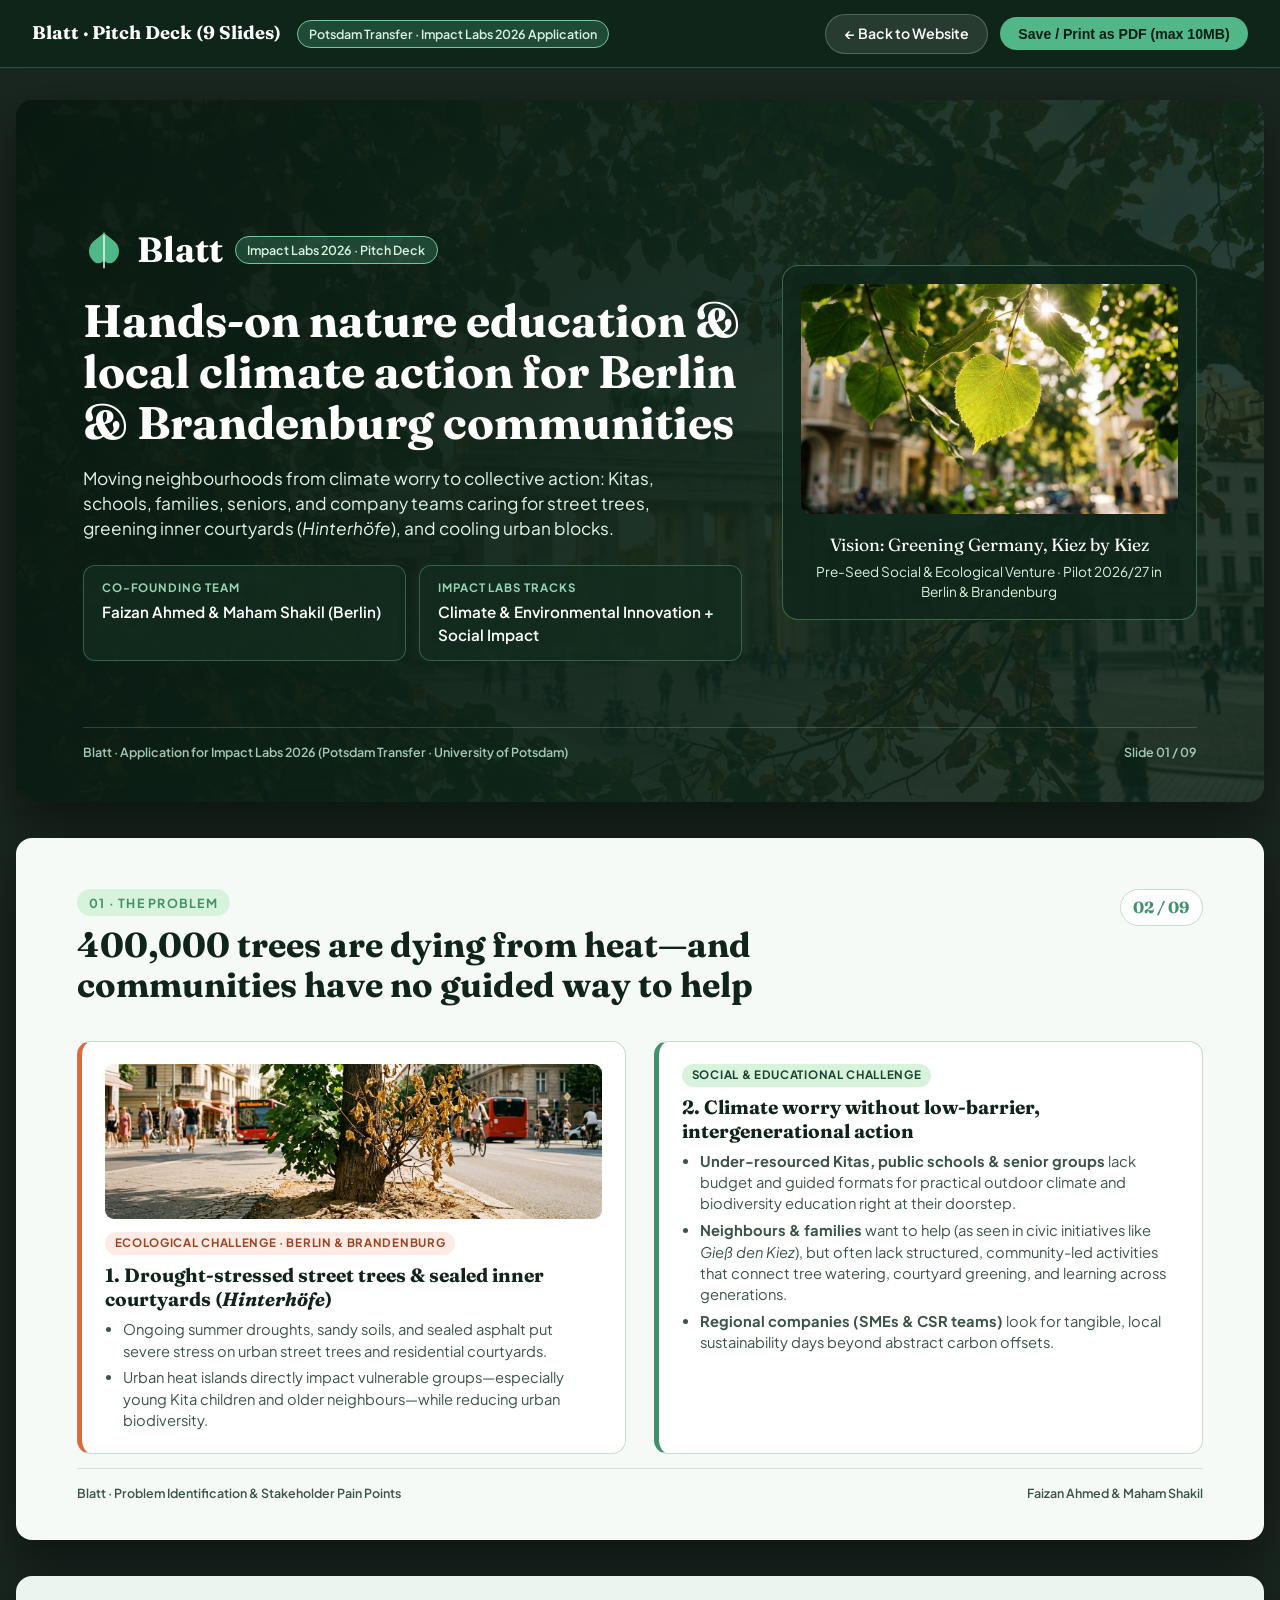
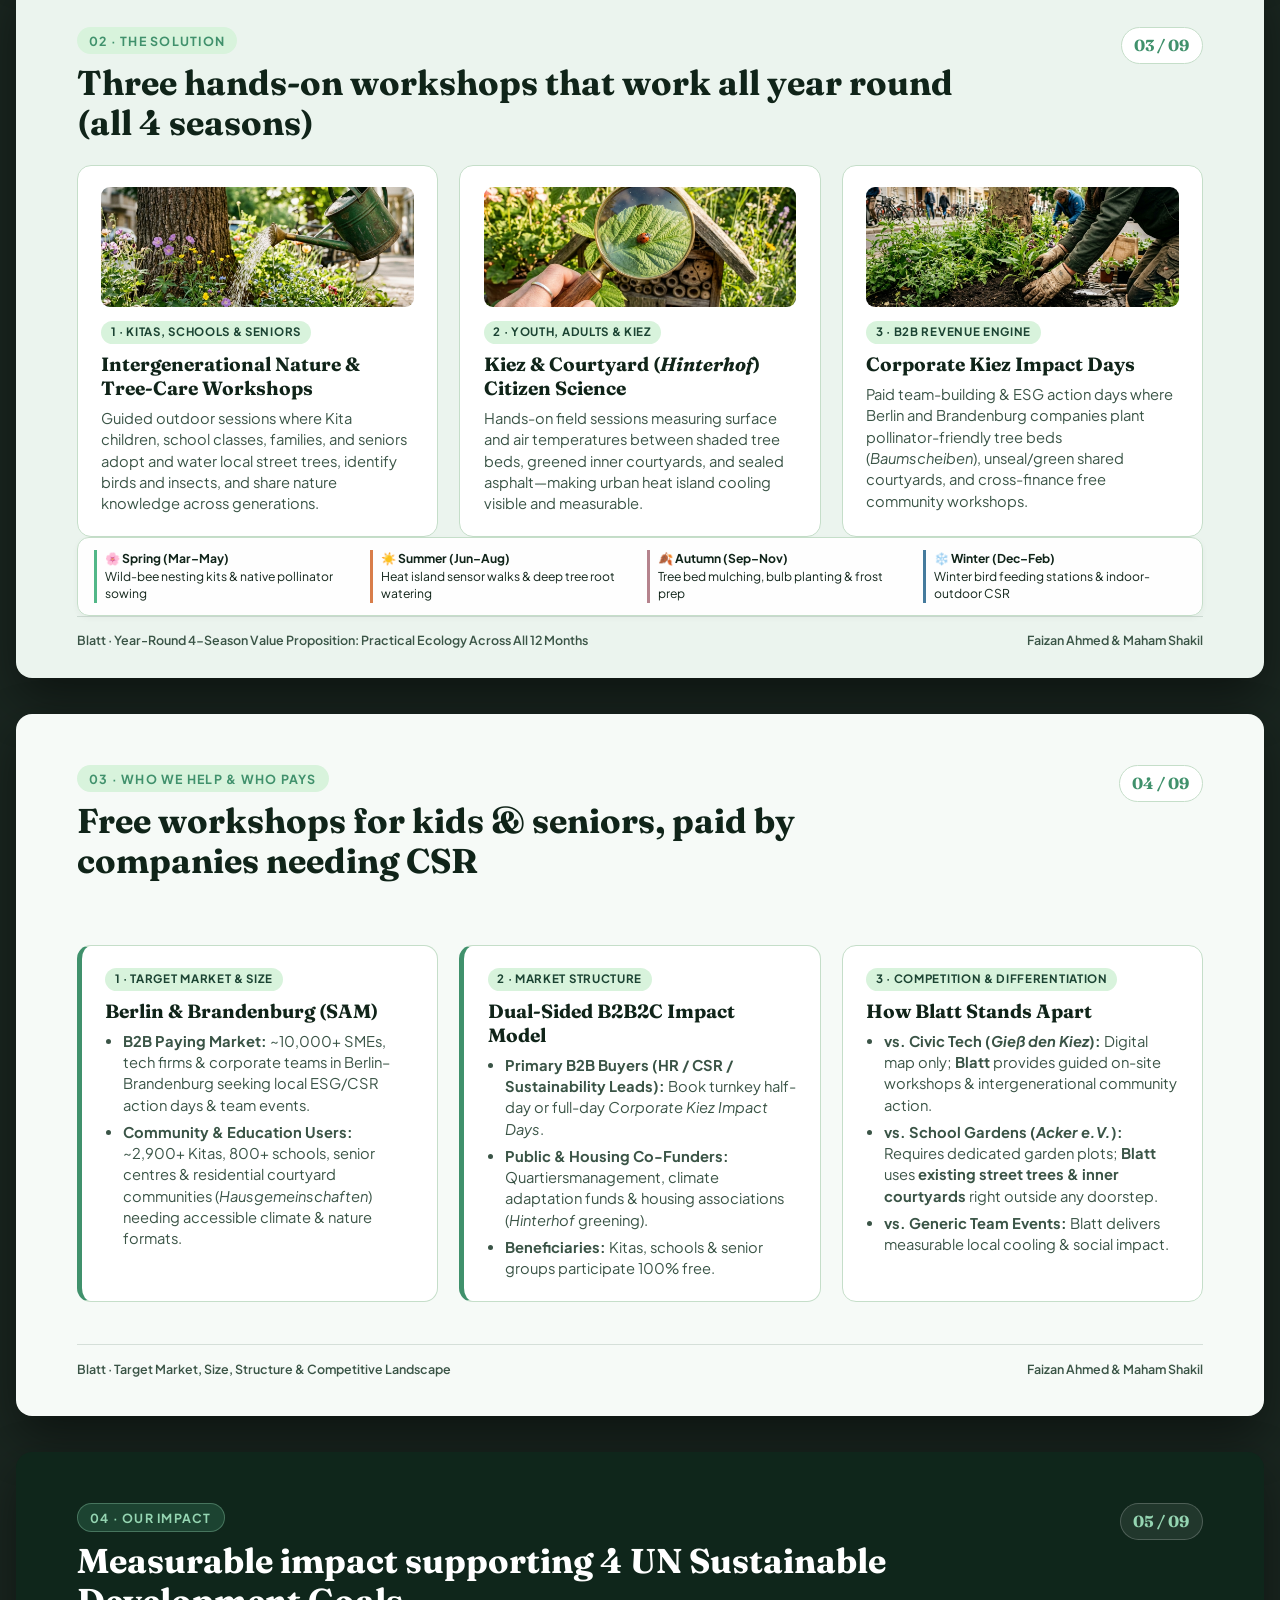
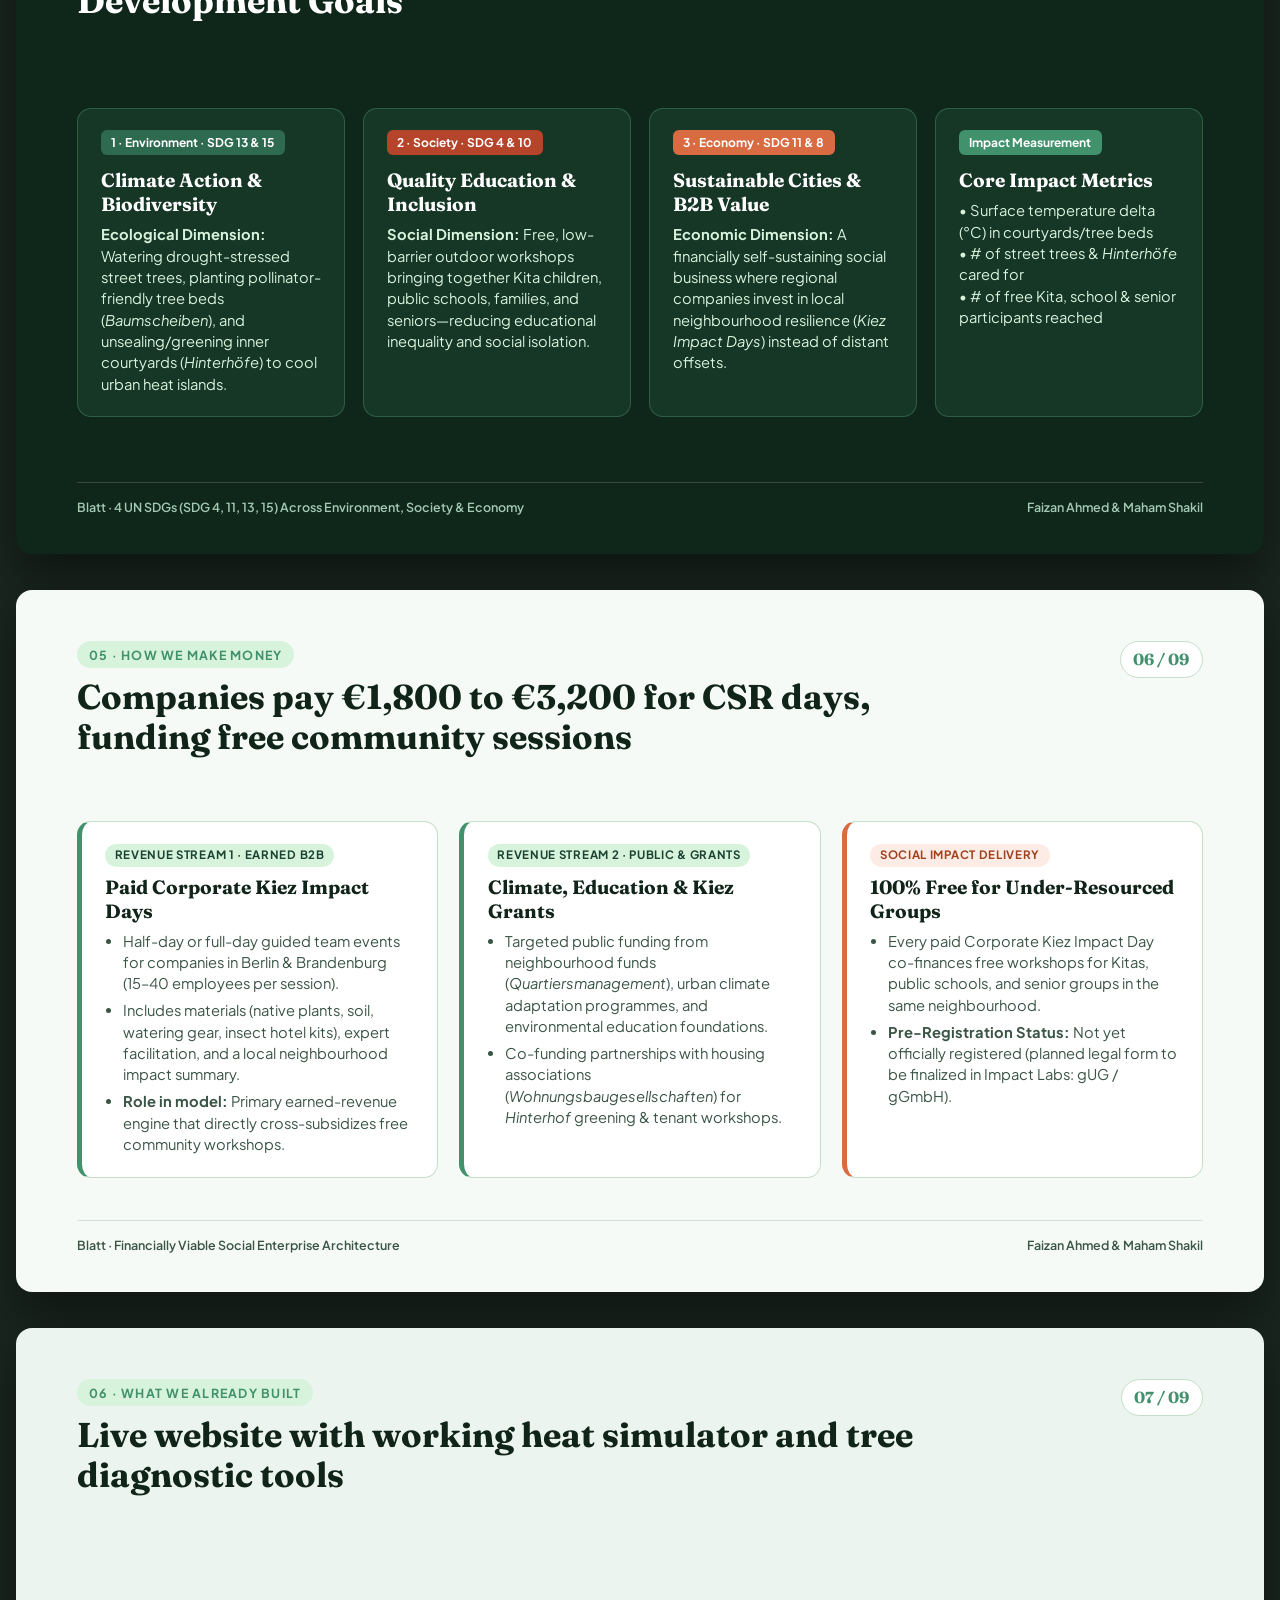
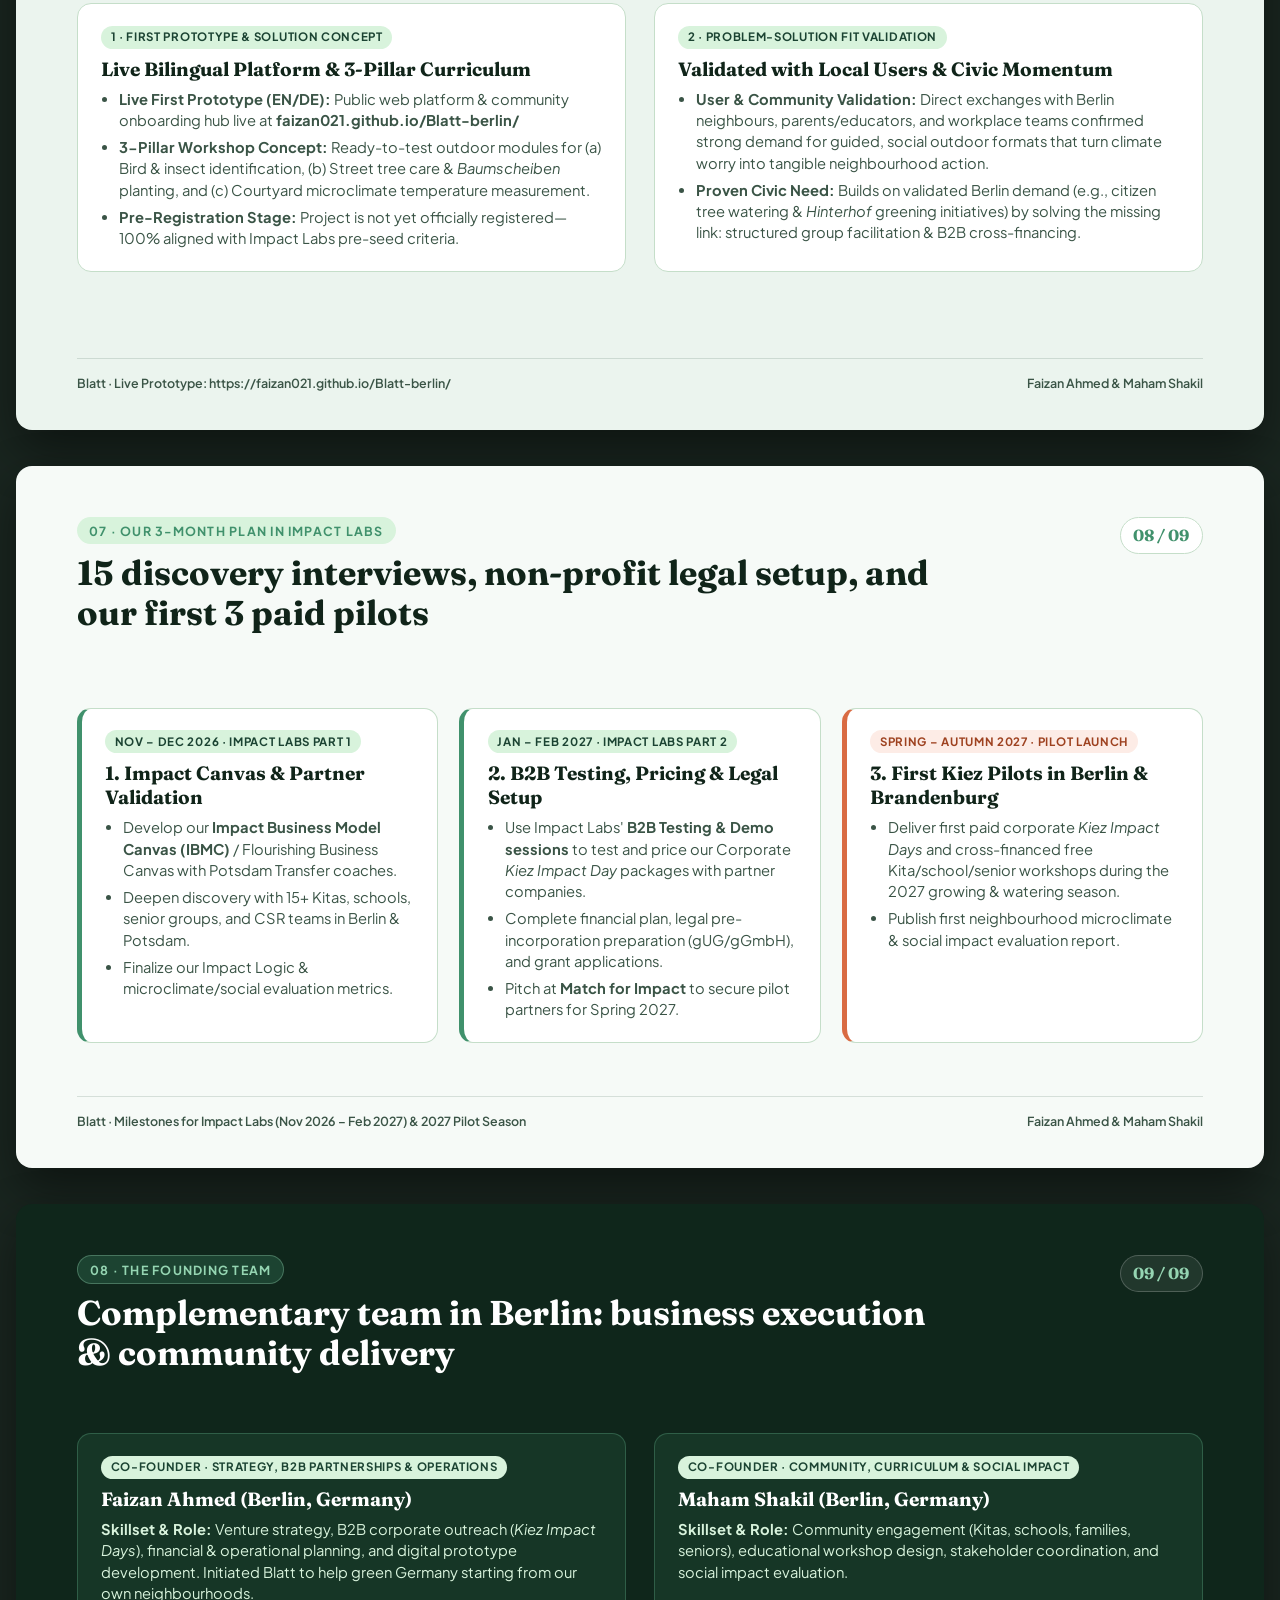
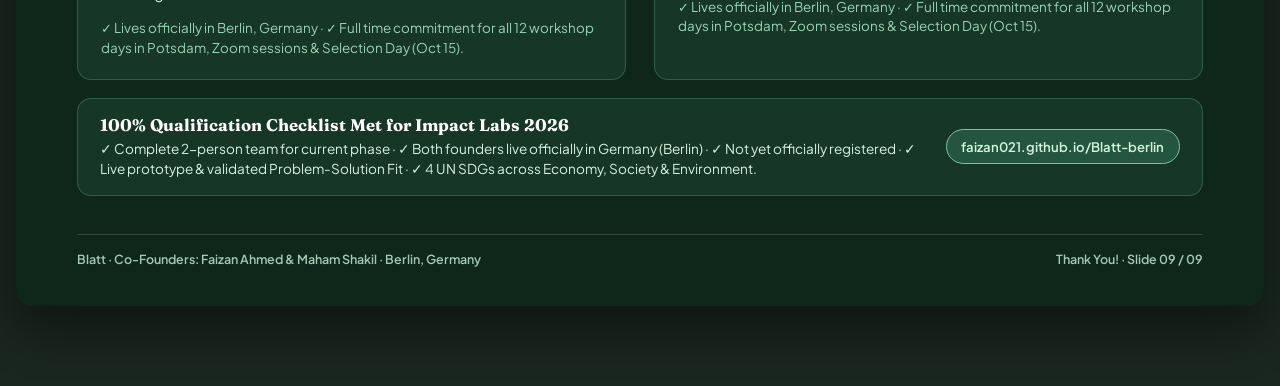
<file: pitch-deck.html>
<!DOCTYPE html>
<html lang="en">
<head>
  <meta charset="UTF-8">
  <meta name="viewport" content="width=device-width, initial-scale=1.0">
  <title>Blatt — Pitch Deck | Impact Labs 2026 (University of Potsdam)</title>
  <link rel="preconnect" href="https://fonts.googleapis.com">
  <link rel="preconnect" href="https://fonts.gstatic.com" crossorigin>
  <link href="https://fonts.googleapis.com/css2?family=Fraunces:opsz,wght@9..144,600;9..144,700&family=Plus+Jakarta+Sans:wght@400;500;600;700&display=swap" rel="stylesheet">
  <style>
    :root {
      --forest-deep: #0F261B;
      --forest-mid: #1B4332;
      --green-bright: #40916C;
      --green-mint: #D8F3DC;
      --sage-bg: #EBF4EE;
      --cream-bg: #F6FAF7;
      --terracotta: #D96B43;
      --terracotta-soft: #FDECE6;
      --text-dark: #102419;
      --text-muted: #3A5446;
      --border: #C5DEC9;
      --white: #FFFFFF;
    }

    * {
      box-sizing: border-box;
      margin: 0;
      padding: 0;
    }

    body {
      font-family: 'Plus Jakarta Sans', -apple-system, BlinkMacSystemFont, sans-serif;
      background-color: #1A2620;
      color: var(--text-dark);
      line-height: 1.45;
      -webkit-print-color-adjust: exact;
      print-color-adjust: exact;
    }

    /* Top Action Bar (Hidden when printing to PDF) */
    .deck-toolbar {
      position: sticky;
      top: 0;
      z-index: 100;
      background: rgba(15, 38, 27, 0.96);
      backdrop-filter: blur(10px);
      border-bottom: 1px solid rgba(116, 198, 157, 0.28);
      padding: 0.85rem 2rem;
      display: flex;
      align-items: center;
      justify-content: space-between;
      color: var(--white);
    }

    .toolbar-left {
      display: flex;
      align-items: center;
      gap: 1rem;
    }

    .toolbar-title {
      font-family: 'Fraunces', serif;
      font-size: 1.15rem;
      font-weight: 700;
      color: #FFFFFF;
    }

    .toolbar-badge {
      background: rgba(64, 145, 108, 0.35);
      border: 1px solid #74C69D;
      color: #D8F3DC;
      font-size: 0.78rem;
      font-weight: 600;
      padding: 0.25rem 0.7rem;
      border-radius: 999px;
    }

    .toolbar-actions {
      display: flex;
      align-items: center;
      gap: 0.75rem;
    }

    .btn-toolbar {
      display: inline-flex;
      align-items: center;
      gap: 0.5rem;
      padding: 0.55rem 1.15rem;
      border-radius: 999px;
      font-weight: 600;
      font-size: 0.88rem;
      cursor: pointer;
      text-decoration: none;
      border: none;
      transition: all 0.2s ease;
    }

    .btn-print {
      background: #52B788;
      color: #091B12;
    }

    .btn-print:hover {
      background: #74C69D;
    }

    .btn-back {
      background: rgba(255, 255, 255, 0.1);
      color: #FFFFFF;
      border: 1px solid rgba(255, 255, 255, 0.22);
    }

    .btn-back:hover {
      background: rgba(255, 255, 255, 0.18);
    }

    /* Slide Container */
    .deck-wrapper {
      max-width: 1280px;
      margin: 2rem auto;
      display: flex;
      flex-direction: column;
      gap: 2.25rem;
      padding: 0 1rem 3rem;
    }

    /* 16:9 Slide Format */
    .slide {
      width: 100%;
      aspect-ratio: 16 / 9;
      background: var(--cream-bg);
      border-radius: 16px;
      overflow: hidden;
      position: relative;
      display: flex;
      flex-direction: column;
      justify-content: space-between;
      padding: 3.2rem 3.8rem 2.4rem;
      box-shadow: 0 20px 50px rgba(0, 0, 0, 0.45);
      page-break-after: always;
      break-after: page;
    }

    .slide-dark {
      background: var(--forest-deep);
      color: var(--white);
    }

    .slide-sage {
      background: var(--sage-bg);
    }

    /* Slide Header */
    .slide-header {
      display: flex;
      justify-content: space-between;
      align-items: flex-start;
      margin-bottom: 1.4rem;
    }

    .slide-eyebrow {
      display: inline-block;
      font-size: 0.78rem;
      font-weight: 700;
      text-transform: uppercase;
      letter-spacing: 0.1em;
      color: var(--green-bright);
      background: var(--green-mint);
      padding: 0.28rem 0.75rem;
      border-radius: 999px;
      margin-bottom: 0.55rem;
    }

    .slide-dark .slide-eyebrow {
      background: rgba(64, 145, 108, 0.28);
      color: #95D5B2;
      border: 1px solid rgba(149, 213, 178, 0.35);
    }

    .slide-title {
      font-family: 'Fraunces', serif;
      font-size: 2.15rem;
      line-height: 1.15;
      color: var(--text-dark);
      max-width: 880px;
    }

    .slide-dark .slide-title {
      color: var(--white);
    }

    .slide-num {
      font-family: 'Fraunces', serif;
      font-size: 1rem;
      font-weight: 700;
      color: var(--green-bright);
      background: var(--white);
      border: 1px solid var(--border);
      padding: 0.35rem 0.8rem;
      border-radius: 999px;
      white-space: nowrap;
    }

    .slide-dark .slide-num {
      background: rgba(255, 255, 255, 0.08);
      border-color: rgba(255, 255, 255, 0.2);
      color: #95D5B2;
    }

    /* Slide Body */
    .slide-body {
      flex: 1;
      display: flex;
      flex-direction: column;
      justify-content: center;
    }

    /* Grid Layouts */
    .grid-2 {
      display: grid;
      grid-template-columns: 1fr 1fr;
      gap: 1.75rem;
      align-items: stretch;
    }

    .grid-3 {
      display: grid;
      grid-template-columns: repeat(3, 1fr);
      gap: 1.35rem;
      align-items: stretch;
    }

    .grid-4 {
      display: grid;
      grid-template-columns: repeat(4, 1fr);
      gap: 1.1rem;
      align-items: stretch;
    }

    /* Cards inside slides */
    .card {
      background: var(--white);
      border: 1.5px solid var(--border);
      border-radius: 14px;
      padding: 1.35rem 1.45rem;
      display: flex;
      flex-direction: column;
      gap: 0.5rem;
    }

    .slide-dark .card {
      background: rgba(24, 58, 41, 0.85);
      border-color: rgba(116, 198, 157, 0.28);
      color: var(--white);
    }

    .card-accent {
      border-left: 5px solid var(--green-bright);
    }

    .card-warm {
      border-left: 5px solid var(--terracotta);
    }

    .card-tag {
      display: inline-block;
      align-self: flex-start;
      font-size: 0.72rem;
      font-weight: 700;
      text-transform: uppercase;
      letter-spacing: 0.06em;
      padding: 0.2rem 0.6rem;
      border-radius: 999px;
      background: var(--green-mint);
      color: var(--forest-mid);
    }

    .card-tag-warm {
      background: var(--terracotta-soft);
      color: #9E4220;
    }

    .card h3 {
      font-family: 'Fraunces', serif;
      font-size: 1.2rem;
      line-height: 1.25;
      color: var(--text-dark);
    }

    .slide-dark .card h3 {
      color: var(--white);
    }

    .card p, .card li {
      font-size: 0.92rem;
      color: var(--text-muted);
      line-height: 1.45;
    }

    .slide-dark .card p, .slide-dark .card li {
      color: #D8F3DC;
    }

    .card ul {
      padding-left: 1.1rem;
      display: flex;
      flex-direction: column;
      gap: 0.35rem;
    }

    .card-photo {
      width: 100%;
      height: 120px;
      object-fit: cover;
      border-radius: 9px;
      margin-bottom: 0.35rem;
    }

    /* Slide 1: Cover Specifics */
    .slide-cover {
      position: relative;
      background: var(--forest-deep);
      color: var(--white);
      padding: 3.6rem 4.2rem 2.6rem;
    }

    .cover-bg {
      position: absolute;
      inset: 0;
      width: 100%;
      height: 100%;
      object-fit: cover;
      opacity: 0.38;
      z-index: 0;
    }

    .cover-scrim {
      position: absolute;
      inset: 0;
      background: linear-gradient(105deg, rgba(9, 25, 17, 0.94) 0%, rgba(15, 38, 27, 0.82) 55%, rgba(15, 38, 27, 0.55) 100%);
      z-index: 1;
    }

    .cover-content {
      position: relative;
      z-index: 2;
      display: grid;
      grid-template-columns: 1.35fr 0.85fr;
      gap: 2.5rem;
      align-items: center;
      flex: 1;
    }

    .cover-brand {
      display: inline-flex;
      align-items: center;
      gap: 0.75rem;
      margin-bottom: 1.25rem;
    }

    .cover-brand-name {
      font-family: 'Fraunces', serif;
      font-size: 2.2rem;
      font-weight: 700;
      color: #FFFFFF;
    }

    .cover-headline {
      font-family: 'Fraunces', serif;
      font-size: 2.85rem;
      line-height: 1.12;
      margin-bottom: 1.1rem;
      color: #FFFFFF;
    }

    .cover-sub {
      font-size: 1.08rem;
      color: #E2F5EA;
      margin-bottom: 1.5rem;
      max-width: 620px;
    }

    .cover-meta-grid {
      display: grid;
      grid-template-columns: repeat(2, 1fr);
      gap: 0.85rem;
    }

    .cover-meta-box {
      background: rgba(18, 45, 31, 0.78);
      border: 1px solid rgba(116, 198, 157, 0.35);
      border-radius: 12px;
      padding: 0.85rem 1.1rem;
    }

    .cover-meta-label {
      font-size: 0.72rem;
      text-transform: uppercase;
      letter-spacing: 0.08em;
      color: #95D5B2;
      font-weight: 700;
      display: block;
      margin-bottom: 0.2rem;
    }

    .cover-meta-val {
      font-size: 0.95rem;
      font-weight: 600;
      color: #FFFFFF;
    }

    .cover-visual-card {
      background: rgba(15, 38, 27, 0.82);
      border: 1.5px solid rgba(116, 198, 157, 0.4);
      border-radius: 16px;
      padding: 1.1rem;
      text-align: center;
    }

    .cover-visual-card img {
      width: 100%;
      height: 230px;
      object-fit: cover;
      border-radius: 10px;
      margin-bottom: 0.85rem;
    }

    /* Slide Footer */
    .slide-footer {
      position: relative;
      z-index: 2;
      display: flex;
      justify-content: space-between;
      align-items: center;
      padding-top: 0.9rem;
      border-top: 1px solid rgba(27, 67, 50, 0.15);
      font-size: 0.78rem;
      color: var(--text-muted);
      font-weight: 600;
    }

    .slide-dark .slide-footer, .slide-cover .slide-footer {
      border-top-color: rgba(255, 255, 255, 0.16);
      color: #A3C9B3;
    }

    .sdg-pill {
      display: inline-block;
      background: var(--forest-mid);
      color: var(--white);
      font-weight: 700;
      font-size: 0.75rem;
      padding: 0.22rem 0.65rem;
      border-radius: 6px;
      margin-bottom: 0.35rem;
      align-self: flex-start;
    }

    /* Print / Save-as-PDF Rules */
    @page {
      size: 13.333in 7.5in;
      margin: 0;
    }

    @media print {
      body {
        background: none;
      }
      .deck-toolbar {
        display: none !important;
      }
      .deck-wrapper {
        max-width: none;
        margin: 0;
        padding: 0;
        gap: 0;
      }
      .slide {
        width: 13.333in;
        height: 7.5in;
        border-radius: 0;
        box-shadow: none;
        page-break-after: always;
        break-after: page;
      }
    }
  </style>
</head>
<body>

  <!-- Top Toolbar (Hidden in PDF Print) -->
  <header class="deck-toolbar">
    <div class="toolbar-left">
      <span class="toolbar-title">Blatt · Pitch Deck (9 Slides)</span>
      <span class="toolbar-badge">Potsdam Transfer · Impact Labs 2026 Application</span>
    </div>
    <div class="toolbar-actions">
      <a href="index.html" class="btn-toolbar btn-back">← Back to Website</a>
      <button onclick="window.print()" class="btn-toolbar btn-print">
        Save / Print as PDF (max 10MB)
      </button>
    </div>
  </header>

  <main class="deck-wrapper">

    <!-- SLIDE 1: COVER -->
    <section class="slide slide-cover">
      <img src="assets/brandenburg-leaves-bg.jpg" alt="" class="cover-bg">
      <div class="cover-scrim"></div>

      <div class="cover-content">
        <div>
          <div class="cover-brand">
            <svg width="42" height="42" viewBox="0 0 64 64" fill="none">
              <path d="M32 4 C35 11 45 14 51 22 C57 30 56 42 48 49 C41 55 34 52 32 47 C30 52 23 55 16 49 C8 42 7 30 13 22 C19 14 29 11 32 4 Z" fill="#52B788"/>
              <path d="M32 59 L32 10" stroke="#D8F3DC" stroke-width="2.5" stroke-linecap="round"/>
            </svg>
            <span class="cover-brand-name">Blatt</span>
            <span class="toolbar-badge">Impact Labs 2026 · Pitch Deck</span>
          </div>

          <h1 class="cover-headline">
            Hands-on nature education &amp; local climate action for Berlin &amp; Brandenburg communities
          </h1>
          <p class="cover-sub">
            Moving neighbourhoods from climate worry to collective action: Kitas, schools, families, seniors, and company teams caring for street trees, greening inner courtyards (<em>Hinterhöfe</em>), and cooling urban blocks.
          </p>

          <div class="cover-meta-grid">
            <div class="cover-meta-box">
              <span class="cover-meta-label">Co-Founding Team</span>
              <span class="cover-meta-val">Faizan Ahmed &amp; Maham Shakil (Berlin)</span>
            </div>
            <div class="cover-meta-box">
              <span class="cover-meta-label">Impact Labs Tracks</span>
              <span class="cover-meta-val">Climate &amp; Environmental Innovation + Social Impact</span>
            </div>
          </div>
        </div>

        <div class="cover-visual-card">
          <img src="assets/hero-sunlit-leaf.jpg" alt="Sunlit Berlin Linden Leaf">
          <div style="font-family: 'Fraunces', serif; font-size: 1.1rem; color: #FFFFFF; margin-bottom: 0.25rem;">
            Vision: Greening Germany, Kiez by Kiez
          </div>
          <p style="font-size: 0.85rem; color: #D8F3DC;">
            Pre-Seed Social &amp; Ecological Venture · Pilot 2026/27 in Berlin &amp; Brandenburg
          </p>
        </div>
      </div>

      <footer class="slide-footer">
        <span>Blatt · Application for Impact Labs 2026 (Potsdam Transfer · University of Potsdam)</span>
        <span>Slide 01 / 09</span>
      </footer>
    </section>

    <!-- SLIDE 2: PROBLEM IDENTIFICATION -->
    <section class="slide">
      <header class="slide-header">
        <div>
          <span class="slide-eyebrow">01 · The Problem</span>
          <h2 class="slide-title">400,000 trees are dying from heat—and communities have no guided way to help</h2>
        </div>
        <span class="slide-num">02 / 09</span>
      </header>

      <div class="slide-body">
        <div class="grid-2">
          <div class="card card-warm">
            <img src="assets/problem-heat-tree.jpg" alt="Heat-stressed Berlin street tree" class="card-photo" style="height: 155px;">
            <span class="card-tag card-tag-warm">Ecological Challenge · Berlin &amp; Brandenburg</span>
            <h3>1. Drought-stressed street trees &amp; sealed inner courtyards (<em>Hinterhöfe</em>)</h3>
            <ul>
              <li>Ongoing summer droughts, sandy soils, and sealed asphalt put severe stress on urban street trees and residential courtyards.</li>
              <li>Urban heat islands directly impact vulnerable groups—especially young Kita children and older neighbours—while reducing urban biodiversity.</li>
            </ul>
          </div>

          <div class="card card-accent">
            <span class="card-tag">Social &amp; Educational Challenge</span>
            <h3>2. Climate worry without low-barrier, intergenerational action</h3>
            <ul>
              <li><strong>Under-resourced Kitas, public schools &amp; senior groups</strong> lack budget and guided formats for practical outdoor climate and biodiversity education right at their doorstep.</li>
              <li><strong>Neighbours &amp; families</strong> want to help (as seen in civic initiatives like <em>Gieß den Kiez</em>), but often lack structured, community-led activities that connect tree watering, courtyard greening, and learning across generations.</li>
              <li><strong>Regional companies (SMEs &amp; CSR teams)</strong> look for tangible, local sustainability days beyond abstract carbon offsets.</li>
            </ul>
          </div>
        </div>
      </div>

      <footer class="slide-footer">
        <span>Blatt · Problem Identification &amp; Stakeholder Pain Points</span>
        <span>Faizan Ahmed &amp; Maham Shakil</span>
      </footer>
    </section>

    <!-- SLIDE 3: SOLUTION & VALUE PROPOSITION -->
    <section class="slide slide-sage">
      <header class="slide-header">
        <div>
          <span class="slide-eyebrow">02 · The Solution</span>
          <h2 class="slide-title">Three hands-on workshops that work all year round (all 4 seasons)</h2>
        </div>
        <span class="slide-num">03 / 09</span>
      </header>

      <div class="slide-body">
        <div class="grid-3">
          <div class="card">
            <img src="assets/card1-tree-watering.jpg" alt="Street tree watering" class="card-photo">
            <span class="card-tag">1 · Kitas, Schools &amp; Seniors</span>
            <h3>Intergenerational Nature &amp; Tree-Care Workshops</h3>
            <p>
              Guided outdoor sessions where Kita children, school classes, families, and seniors adopt and water local street trees, identify birds and insects, and share nature knowledge across generations.
            </p>
          </div>

          <div class="card">
            <img src="assets/card2-magnifying-insect.jpg" alt="Citizen science" class="card-photo">
            <span class="card-tag">2 · Youth, Adults &amp; Kiez</span>
            <h3>Kiez &amp; Courtyard (<em>Hinterhof</em>) Citizen Science</h3>
            <p>
              Hands-on field sessions measuring surface and air temperatures between shaded tree beds, greened inner courtyards, and sealed asphalt—making urban heat island cooling visible and measurable.
            </p>
          </div>

          <div class="card">
            <img src="assets/card3-planting-treebed.jpg" alt="Planting tree beds" class="card-photo">
            <span class="card-tag">3 · B2B Revenue Engine</span>
            <h3>Corporate Kiez Impact Days</h3>
            <p>
              Paid team-building &amp; ESG action days where Berlin and Brandenburg companies plant pollinator-friendly tree beds (<em>Baumscheiben</em>), unseal/green shared courtyards, and cross-finance free community workshops.
            </p>
          </div>
        </div>

        <!-- 4-Season Year-Round Urban Ecology Bar -->
        <div style="background: rgba(255, 255, 255, 0.95); border: 1.5px solid var(--border); border-radius: 12px; padding: 0.75rem 1rem; display: grid; grid-template-columns: repeat(4, 1fr); gap: 0.85rem; font-size: 0.76rem; box-shadow: 0 2px 6px rgba(15,38,26,0.04);">
          <div style="border-left: 3px solid #52B788; padding-left: 0.5rem;">
            <strong style="color: var(--forest-dark); display: block;">🌸 Spring (Mar–May)</strong>
            <span>Wild-bee nesting kits &amp; native pollinator sowing</span>
          </div>
          <div style="border-left: 3px solid #D87D4A; padding-left: 0.5rem;">
            <strong style="color: var(--forest-dark); display: block;">☀️ Summer (Jun–Aug)</strong>
            <span>Heat island sensor walks &amp; deep tree root watering</span>
          </div>
          <div style="border-left: 3px solid #B5838D; padding-left: 0.5rem;">
            <strong style="color: var(--forest-dark); display: block;">🍂 Autumn (Sep–Nov)</strong>
            <span>Tree bed mulching, bulb planting &amp; frost prep</span>
          </div>
          <div style="border-left: 3px solid #457B9D; padding-left: 0.5rem;">
            <strong style="color: var(--forest-dark); display: block;">❄️ Winter (Dec–Feb)</strong>
            <span>Winter bird feeding stations &amp; indoor-outdoor CSR</span>
          </div>
        </div>
      </div>

      <footer class="slide-footer">
        <span>Blatt · Year-Round 4-Season Value Proposition: Practical Ecology Across All 12 Months</span>
        <span>Faizan Ahmed &amp; Maham Shakil</span>
      </footer>
    </section>

    <!-- SLIDE 4: TARGET MARKET, SIZE, STRUCTURE & COMPETITION -->
    <section class="slide">
      <header class="slide-header">
        <div>
          <span class="slide-eyebrow">03 · Who We Help &amp; Who Pays</span>
          <h2 class="slide-title">Free workshops for kids &amp; seniors, paid by companies needing CSR</h2>
        </div>
        <span class="slide-num">04 / 09</span>
      </header>

      <div class="slide-body">
        <div class="grid-3">
          <div class="card card-accent">
            <span class="card-tag">1 · Target Market &amp; Size</span>
            <h3>Berlin &amp; Brandenburg (SAM)</h3>
            <ul>
              <li><strong>B2B Paying Market:</strong> ~10,000+ SMEs, tech firms &amp; corporate teams in Berlin–Brandenburg seeking local ESG/CSR action days &amp; team events.</li>
              <li><strong>Community &amp; Education Users:</strong> ~2,900+ Kitas, 800+ schools, senior centres &amp; residential courtyard communities (<em>Hausgemeinschaften</em>) needing accessible climate &amp; nature formats.</li>
            </ul>
          </div>

          <div class="card card-accent">
            <span class="card-tag">2 · Market Structure</span>
            <h3>Dual-Sided B2B2C Impact Model</h3>
            <ul>
              <li><strong>Primary B2B Buyers (HR / CSR / Sustainability Leads):</strong> Book turnkey half-day or full-day <em>Corporate Kiez Impact Days</em>.</li>
              <li><strong>Public &amp; Housing Co-Funders:</strong> Quartiersmanagement, climate adaptation funds &amp; housing associations (<em>Hinterhof</em> greening).</li>
              <li><strong>Beneficiaries:</strong> Kitas, schools &amp; senior groups participate 100% free.</li>
            </ul>
          </div>

          <div class="card">
            <span class="card-tag">3 · Competition &amp; Differentiation</span>
            <h3>How Blatt Stands Apart</h3>
            <ul>
              <li><strong>vs. Civic Tech (<em>Gieß den Kiez</em>):</strong> Digital map only; <strong>Blatt</strong> provides guided on-site workshops &amp; intergenerational community action.</li>
              <li><strong>vs. School Gardens (<em>Acker e.V.</em>):</strong> Requires dedicated garden plots; <strong>Blatt</strong> uses <strong>existing street trees &amp; inner courtyards</strong> right outside any doorstep.</li>
              <li><strong>vs. Generic Team Events:</strong> Blatt delivers measurable local cooling &amp; social impact.</li>
            </ul>
          </div>
        </div>
      </div>

      <footer class="slide-footer">
        <span>Blatt · Target Market, Size, Structure &amp; Competitive Landscape</span>
        <span>Faizan Ahmed &amp; Maham Shakil</span>
      </footer>
    </section>

    <!-- SLIDE 5: IMPACT LOGIC & UN SDGs across 3 Dimensions -->
    <section class="slide slide-dark">
      <header class="slide-header">
        <div>
          <span class="slide-eyebrow">04 · Our Impact</span>
          <h2 class="slide-title">Measurable impact supporting 4 UN Sustainable Development Goals</h2>
        </div>
        <span class="slide-num">05 / 09</span>
      </header>

      <div class="slide-body">
        <div class="grid-4">
          <div class="card">
            <span class="sdg-pill" style="background:#2D6A4F;">1 · Environment · SDG 13 &amp; 15</span>
            <h3>Climate Action &amp; Biodiversity</h3>
            <p>
              <strong>Ecological Dimension:</strong> Watering drought-stressed street trees, planting pollinator-friendly tree beds (<em>Baumscheiben</em>), and unsealing/greening inner courtyards (<em>Hinterhöfe</em>) to cool urban heat islands.
            </p>
          </div>

          <div class="card">
            <span class="sdg-pill" style="background:#B5442A;">2 · Society · SDG 4 &amp; 10</span>
            <h3>Quality Education &amp; Inclusion</h3>
            <p>
              <strong>Social Dimension:</strong> Free, low-barrier outdoor workshops bringing together Kita children, public schools, families, and seniors—reducing educational inequality and social isolation.
            </p>
          </div>

          <div class="card">
            <span class="sdg-pill" style="background:#D96B43;">3 · Economy · SDG 11 &amp; 8</span>
            <h3>Sustainable Cities &amp; B2B Value</h3>
            <p>
              <strong>Economic Dimension:</strong> A financially self-sustaining social business where regional companies invest in local neighbourhood resilience (<em>Kiez Impact Days</em>) instead of distant offsets.
            </p>
          </div>

          <div class="card">
            <span class="sdg-pill" style="background:#40916C;">Impact Measurement</span>
            <h3>Core Impact Metrics</h3>
            <p>
              • Surface temperature delta (°C) in courtyards/tree beds<br>
              • # of street trees &amp; <em>Hinterhöfe</em> cared for<br>
              • # of free Kita, school &amp; senior participants reached
            </p>
          </div>
        </div>
      </div>

      <footer class="slide-footer">
        <span>Blatt · 4 UN SDGs (SDG 4, 11, 13, 15) Across Environment, Society &amp; Economy</span>
        <span>Faizan Ahmed &amp; Maham Shakil</span>
      </footer>
    </section>

    <!-- SLIDE 6: HYBRID SOCIAL BUSINESS MODEL -->
    <section class="slide">
      <header class="slide-header">
        <div>
          <span class="slide-eyebrow">05 · How We Make Money</span>
          <h2 class="slide-title">Companies pay €1,800 to €3,200 for CSR days, funding free community sessions</h2>
        </div>
        <span class="slide-num">06 / 09</span>
      </header>

      <div class="slide-body">
        <div class="grid-3">
          <div class="card card-accent">
            <span class="card-tag">Revenue Stream 1 · Earned B2B</span>
            <h3>Paid Corporate Kiez Impact Days</h3>
            <ul>
              <li>Half-day or full-day guided team events for companies in Berlin &amp; Brandenburg (15–40 employees per session).</li>
              <li>Includes materials (native plants, soil, watering gear, insect hotel kits), expert facilitation, and a local neighbourhood impact summary.</li>
              <li><strong>Role in model:</strong> Primary earned-revenue engine that directly cross-subsidizes free community workshops.</li>
            </ul>
          </div>

          <div class="card card-accent">
            <span class="card-tag">Revenue Stream 2 · Public &amp; Grants</span>
            <h3>Climate, Education &amp; Kiez Grants</h3>
            <ul>
              <li>Targeted public funding from neighbourhood funds (<em>Quartiersmanagement</em>), urban climate adaptation programmes, and environmental education foundations.</li>
              <li>Co-funding partnerships with housing associations (<em>Wohnungsbaugesellschaften</em>) for <em>Hinterhof</em> greening &amp; tenant workshops.</li>
            </ul>
          </div>

          <div class="card card-warm">
            <span class="card-tag card-tag-warm">Social Impact Delivery</span>
            <h3>100% Free for Under-Resourced Groups</h3>
            <ul>
              <li>Every paid Corporate Kiez Impact Day co-finances free workshops for Kitas, public schools, and senior groups in the same neighbourhood.</li>
              <li><strong>Pre-Registration Status:</strong> Not yet officially registered (planned legal form to be finalized in Impact Labs: gUG / gGmbH).</li>
            </ul>
          </div>
        </div>
      </div>

      <footer class="slide-footer">
        <span>Blatt · Financially Viable Social Enterprise Architecture</span>
        <span>Faizan Ahmed &amp; Maham Shakil</span>
      </footer>
    </section>

    <!-- SLIDE 7: TRACTION, PROTOTYPE & PROBLEM-SOLUTION FIT -->
    <section class="slide slide-sage">
      <header class="slide-header">
        <div>
          <span class="slide-eyebrow">06 · What We Already Built</span>
          <h2 class="slide-title">Live website with working heat simulator and tree diagnostic tools</h2>
        </div>
        <span class="slide-num">07 / 09</span>
      </header>

      <div class="slide-body">
        <div class="grid-2">
          <div class="card">
            <span class="card-tag">1 · First Prototype &amp; Solution Concept</span>
            <h3>Live Bilingual Platform &amp; 3-Pillar Curriculum</h3>
            <ul>
              <li><strong>Live First Prototype (EN/DE):</strong> Public web platform &amp; community onboarding hub live at <strong>faizan021.github.io/Blatt-berlin/</strong></li>
              <li><strong>3-Pillar Workshop Concept:</strong> Ready-to-test outdoor modules for (a) Bird &amp; insect identification, (b) Street tree care &amp; <em>Baumscheiben</em> planting, and (c) Courtyard microclimate temperature measurement.</li>
              <li><strong>Pre-Registration Stage:</strong> Project is not yet officially registered—100% aligned with Impact Labs pre-seed criteria.</li>
            </ul>
          </div>

          <div class="card">
            <span class="card-tag">2 · Problem-Solution Fit Validation</span>
            <h3>Validated with Local Users &amp; Civic Momentum</h3>
            <ul>
              <li><strong>User &amp; Community Validation:</strong> Direct exchanges with Berlin neighbours, parents/educators, and workplace teams confirmed strong demand for guided, social outdoor formats that turn climate worry into tangible neighbourhood action.</li>
              <li><strong>Proven Civic Need:</strong> Builds on validated Berlin demand (e.g., citizen tree watering &amp; <em>Hinterhof</em> greening initiatives) by solving the missing link: structured group facilitation &amp; B2B cross-financing.</li>
            </ul>
          </div>
        </div>
      </div>

      <footer class="slide-footer">
        <span>Blatt · Live Prototype: https://faizan021.github.io/Blatt-berlin/</span>
        <span>Faizan Ahmed &amp; Maham Shakil</span>
      </footer>
    </section>

    <!-- SLIDE 8: MILESTONE PLAN & IMPACT LABS GOALS -->
    <section class="slide">
      <header class="slide-header">
        <div>
          <span class="slide-eyebrow">07 · Our 3-Month Plan in Impact Labs</span>
          <h2 class="slide-title">15 discovery interviews, non-profit legal setup, and our first 3 paid pilots</h2>
        </div>
        <span class="slide-num">08 / 09</span>
      </header>

      <div class="slide-body">
        <div class="grid-3">
          <div class="card card-accent">
            <span class="card-tag">Nov – Dec 2026 · Impact Labs Part 1</span>
            <h3>1. Impact Canvas &amp; Partner Validation</h3>
            <ul>
              <li>Develop our <strong>Impact Business Model Canvas (IBMC)</strong> / Flourishing Business Canvas with Potsdam Transfer coaches.</li>
              <li>Deepen discovery with 15+ Kitas, schools, senior groups, and CSR teams in Berlin &amp; Potsdam.</li>
              <li>Finalize our Impact Logic &amp; microclimate/social evaluation metrics.</li>
            </ul>
          </div>

          <div class="card card-accent">
            <span class="card-tag">Jan – Feb 2027 · Impact Labs Part 2</span>
            <h3>2. B2B Testing, Pricing &amp; Legal Setup</h3>
            <ul>
              <li>Use Impact Labs' <strong>B2B Testing &amp; Demo sessions</strong> to test and price our Corporate <em>Kiez Impact Day</em> packages with partner companies.</li>
              <li>Complete financial plan, legal pre-incorporation preparation (gUG/gGmbH), and grant applications.</li>
              <li>Pitch at <strong>Match for Impact</strong> to secure pilot partners for Spring 2027.</li>
            </ul>
          </div>

          <div class="card card-warm">
            <span class="card-tag card-tag-warm">Spring – Autumn 2027 · Pilot Launch</span>
            <h3>3. First Kiez Pilots in Berlin &amp; Brandenburg</h3>
            <ul>
              <li>Deliver first paid corporate <em>Kiez Impact Days</em> and cross-financed free Kita/school/senior workshops during the 2027 growing &amp; watering season.</li>
              <li>Publish first neighbourhood microclimate &amp; social impact evaluation report.</li>
            </ul>
          </div>
        </div>
      </div>

      <footer class="slide-footer">
        <span>Blatt · Milestones for Impact Labs (Nov 2026 – Feb 2027) &amp; 2027 Pilot Season</span>
        <span>Faizan Ahmed &amp; Maham Shakil</span>
      </footer>
    </section>

    <!-- SLIDE 9: FOUNDING TEAM, SKILLSET, COMMITMENT & ELIGIBILITY -->
    <section class="slide slide-dark">
      <header class="slide-header">
        <div>
          <span class="slide-eyebrow">08 · The Founding Team</span>
          <h2 class="slide-title">Complementary team in Berlin: business execution &amp; community delivery</h2>
        </div>
        <span class="slide-num">09 / 09</span>
      </header>

      <div class="slide-body">
        <div class="grid-2">
          <div class="card">
            <span class="card-tag">Co-Founder · Strategy, B2B Partnerships &amp; Operations</span>
            <h3>Faizan Ahmed (Berlin, Germany)</h3>
            <p>
              <strong>Skillset &amp; Role:</strong> Venture strategy, B2B corporate outreach (<em>Kiez Impact Days</em>), financial &amp; operational planning, and digital prototype development. Initiated Blatt to help green Germany starting from our own neighbourhoods.
            </p>
            <p style="margin-top:0.35rem; font-size:0.84rem; color:#95D5B2;">
              ✓ Lives officially in Berlin, Germany · ✓ Full time commitment for all 12 workshop days in Potsdam, Zoom sessions &amp; Selection Day (Oct 15).
            </p>
          </div>

          <div class="card">
            <span class="card-tag">Co-Founder · Community, Curriculum &amp; Social Impact</span>
            <h3>Maham Shakil (Berlin, Germany)</h3>
            <p>
              <strong>Skillset &amp; Role:</strong> Community engagement (Kitas, schools, families, seniors), educational workshop design, stakeholder coordination, and social impact evaluation.
            </p>
            <p style="margin-top:0.35rem; font-size:0.84rem; color:#95D5B2;">
              ✓ Lives officially in Berlin, Germany · ✓ Full time commitment for all 12 workshop days in Potsdam, Zoom sessions &amp; Selection Day (Oct 15).
            </p>
          </div>
        </div>

        <div class="card" style="margin-top: 1.15rem; flex-direction: row; align-items: center; justify-content: space-between; padding: 1rem 1.4rem;">
          <div>
            <h3 style="font-size: 1.05rem; margin-bottom: 0.2rem;">100% Qualification Checklist Met for Impact Labs 2026</h3>
            <p style="font-size: 0.85rem;">
              ✓ Complete 2-person team for current phase · ✓ Both founders live officially in Germany (Berlin) · ✓ Not yet officially registered · ✓ Live prototype &amp; validated Problem-Solution Fit · ✓ 4 UN SDGs across Economy, Society &amp; Environment.
            </p>
          </div>
          <span class="toolbar-badge" style="white-space: nowrap; font-size: 0.82rem; padding: 0.45rem 0.9rem;">
            faizan021.github.io/Blatt-berlin
          </span>
        </div>
      </div>

      <footer class="slide-footer">
        <span>Blatt · Co-Founders: Faizan Ahmed &amp; Maham Shakil · Berlin, Germany</span>
        <span>Thank You! · Slide 09 / 09</span>
      </footer>
    </section>

  </main>
</body>
</html>
</file>
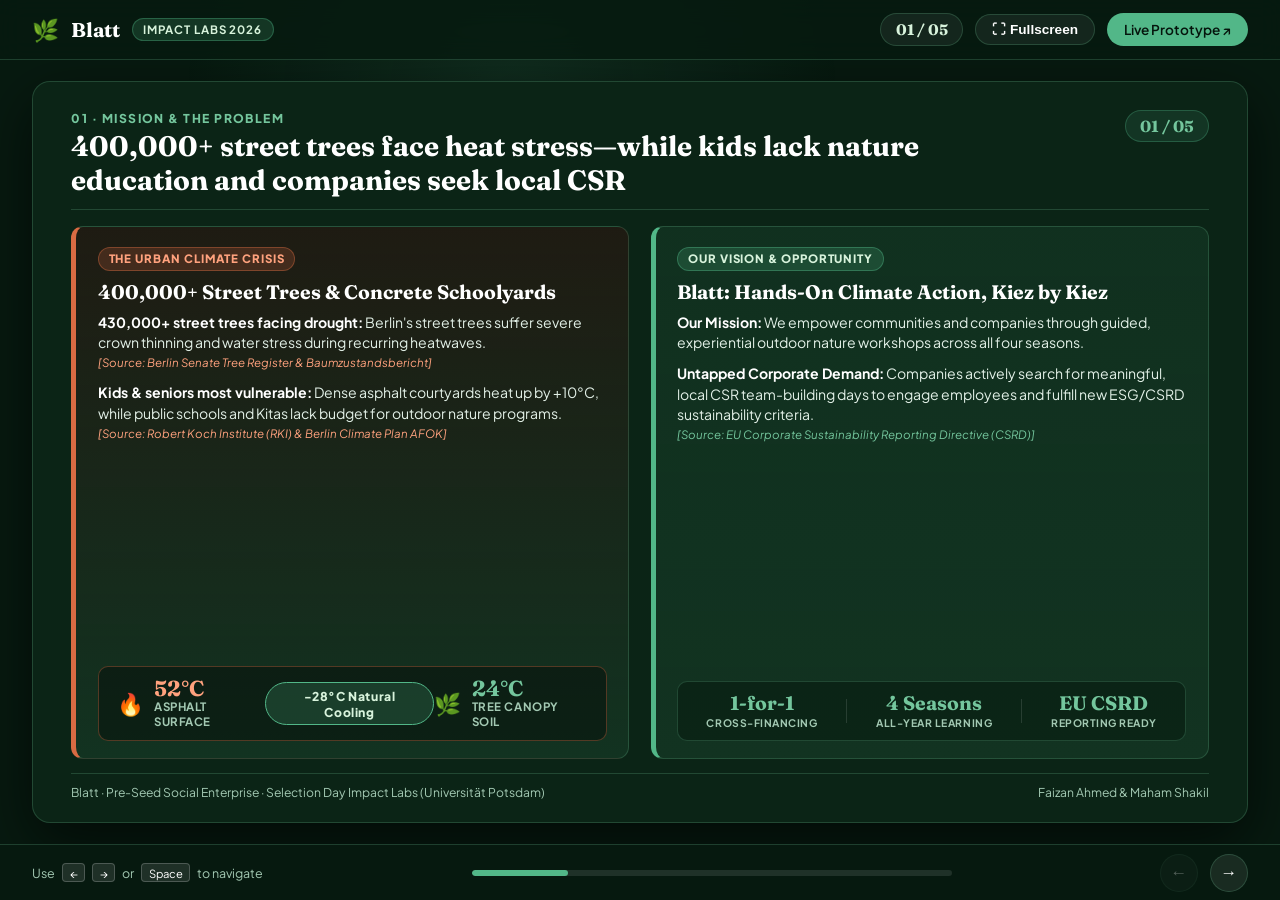
<file: pitch.html>
<!DOCTYPE html>
<html lang="en">
<head>
  <meta charset="UTF-8">
  <meta name="viewport" content="width=device-width, initial-scale=1.0">
  <title>Blatt · Master Impact Pitch · Impact Labs 2026</title>
  <link rel="preconnect" href="https://fonts.googleapis.com">
  <link rel="preconnect" href="https://fonts.gstatic.com" crossorigin>
  <link href="https://fonts.googleapis.com/css2?family=Fraunces:ital,opsz,wght@0,9..144,600;0,9..144,700;0,9..144,800;1,9..144,400&family=Plus+Jakarta+Sans:wght@400;500;600;700;800&display=swap" rel="stylesheet">

  <style>
    :root {
      --forest-dark: #071A10;
      --forest-deep: #0B2416;
      --forest-card: #123321;
      --green-accent: #52B788;
      --green-bright: #74C69D;
      --green-mint: #D8F3DC;
      --terracotta: #D96B43;
      --terracotta-bg: #2A1711;
      --terracotta-border: #8A3E16;
      --white: #FFFFFF;
      --text-muted: #A3C9B3;
      --border-light: rgba(116, 198, 157, 0.22);
      --font-serif: 'Fraunces', Georgia, serif;
      --font-sans: 'Plus Jakarta Sans', system-ui, -apple-system, sans-serif;
    }

    * {
      box-sizing: border-box;
      margin: 0;
      padding: 0;
    }

    html, body {
      width: 100%;
      height: 100%;
      overflow: hidden;
      background-color: var(--forest-dark);
      font-family: var(--font-sans);
      color: var(--white);
      -webkit-font-smoothing: antialiased;
    }

    body::before {
      content: '';
      position: fixed;
      top: -20%;
      left: 10%;
      width: 60vw;
      height: 60vh;
      background: radial-gradient(circle, rgba(82, 183, 136, 0.12) 0%, transparent 70%);
      pointer-events: none;
      z-index: 0;
    }

    /* Top Floating Bar */
    .top-bar {
      position: absolute;
      top: 0;
      left: 0;
      right: 0;
      height: 60px;
      padding: 0 2rem;
      display: flex;
      align-items: center;
      justify-content: space-between;
      z-index: 50;
      background: rgba(7, 26, 16, 0.85);
      backdrop-filter: blur(12px);
      border-bottom: 1px solid var(--border-light);
    }

    .brand {
      display: flex;
      align-items: center;
      gap: 0.75rem;
    }

    .brand-logo { font-size: 1.35rem; }

    .brand-name {
      font-family: var(--font-serif);
      font-size: 1.25rem;
      font-weight: 700;
      letter-spacing: -0.01em;
      color: var(--white);
    }

    .brand-tag {
      font-size: 0.72rem;
      font-weight: 700;
      letter-spacing: 0.08em;
      text-transform: uppercase;
      background: rgba(82, 183, 136, 0.18);
      color: var(--green-mint);
      border: 1px solid rgba(82, 183, 136, 0.35);
      padding: 0.2rem 0.65rem;
      border-radius: 999px;
    }

    .controls {
      display: flex;
      align-items: center;
      gap: 0.75rem;
    }

    .slide-counter {
      font-family: var(--font-serif);
      font-size: 0.95rem;
      font-weight: 700;
      color: var(--green-mint);
      background: rgba(255, 255, 255, 0.06);
      border: 1px solid var(--border-light);
      padding: 0.35rem 0.9rem;
      border-radius: 999px;
    }

    .btn {
      padding: 0.45rem 1rem;
      border-radius: 999px;
      font-size: 0.85rem;
      font-weight: 600;
      cursor: pointer;
      display: inline-flex;
      align-items: center;
      gap: 0.4rem;
      transition: all 0.2s ease;
      text-decoration: none;
      border: 1px solid transparent;
    }

    .btn-outline {
      background: rgba(255, 255, 255, 0.06);
      color: var(--white);
      border-color: var(--border-light);
    }

    .btn-outline:hover {
      background: rgba(255, 255, 255, 0.12);
      border-color: var(--green-bright);
    }

    .btn-primary {
      background: var(--green-accent);
      color: #05140C;
    }

    .btn-primary:hover {
      background: var(--green-bright);
      transform: translateY(-1px);
    }

    /* Presentation Canvas (Strict pixel-perfect centering) */
    .viewport {
      position: absolute;
      top: 60px;
      bottom: 56px;
      left: 0;
      right: 0;
      display: flex;
      align-items: center;
      justify-content: center;
      padding: 1.25rem 2rem;
      overflow: hidden;
    }

    .slide-stage {
      width: 100%;
      max-width: 1320px;
      height: 100%;
      max-height: 742px;
      position: relative;
      display: flex;
    }

    /* Individual Slide */
    .slide {
      position: absolute;
      inset: 0;
      width: 100%;
      height: 100%;
      background: var(--forest-deep);
      border: 1px solid var(--border-light);
      border-radius: 18px;
      padding: 1.75rem 2.4rem 1.35rem;
      display: flex;
      flex-direction: column;
      justify-content: space-between;
      opacity: 0;
      visibility: hidden;
      transform: scale(0.985);
      transition: opacity 0.3s ease, transform 0.3s ease, visibility 0.3s;
      box-shadow: 0 20px 60px rgba(0, 0, 0, 0.6);
      box-sizing: border-box;
    }

    .slide.active {
      opacity: 1;
      visibility: visible;
      transform: scale(1);
      z-index: 10;
    }

    /* Slide Header */
    .slide-header {
      display: flex;
      justify-content: space-between;
      align-items: flex-start;
      border-bottom: 1px solid var(--border-light);
      padding-bottom: 0.75rem;
      margin-bottom: 1rem;
      flex-shrink: 0;
    }

    .slide-eyebrow {
      font-size: 0.76rem;
      font-weight: 800;
      text-transform: uppercase;
      letter-spacing: 0.12em;
      color: var(--green-bright);
      display: block;
      margin-bottom: 0.25rem;
    }

    .slide-title {
      font-family: var(--font-serif);
      font-size: 1.75rem;
      line-height: 1.2;
      font-weight: 700;
      color: var(--white);
      max-width: 950px;
    }

    .slide-num-pill {
      font-family: var(--font-serif);
      font-size: 1rem;
      font-weight: 700;
      color: var(--green-bright);
      background: rgba(82, 183, 136, 0.12);
      border: 1px solid rgba(82, 183, 136, 0.3);
      padding: 0.3rem 0.85rem;
      border-radius: 999px;
      white-space: nowrap;
    }

    /* Slide Body Layouts */
    .slide-body {
      flex: 1;
      display: flex;
      flex-direction: column;
      justify-content: space-between;
      min-height: 0;
      gap: 0.85rem;
    }

    .grid-2 {
      display: grid;
      grid-template-columns: 1fr 1fr;
      gap: 1.35rem;
      flex: 1;
      min-height: 0;
      align-items: stretch;
    }

    .grid-4 {
      display: grid;
      grid-template-columns: repeat(4, 1fr);
      gap: 1rem;
      flex: 1;
      min-height: 0;
      align-items: stretch;
    }

    .grid-3 {
      display: grid;
      grid-template-columns: repeat(3, 1fr);
      gap: 1rem;
    }

    /* Cards */
    .card {
      background: var(--forest-card);
      border: 1px solid var(--border-light);
      border-radius: 12px;
      padding: 1.2rem 1.35rem 1.1rem;
      display: flex;
      flex-direction: column;
      justify-content: space-between;
      box-sizing: border-box;
      height: 100%;
    }

    .card-warm {
      border-left: 5px solid var(--terracotta);
      background: linear-gradient(180deg, rgba(42, 23, 17, 0.65) 0%, var(--forest-card) 100%);
    }

    .card-accent {
      border-left: 5px solid var(--green-accent);
      background: linear-gradient(180deg, rgba(18, 51, 33, 0.85) 0%, var(--forest-card) 100%);
    }

    .card-tag {
      display: inline-block;
      align-self: flex-start;
      font-size: 0.72rem;
      font-weight: 800;
      text-transform: uppercase;
      letter-spacing: 0.08em;
      padding: 0.22rem 0.6rem;
      border-radius: 999px;
      margin-bottom: 0.55rem;
    }

    .tag-warm {
      background: rgba(217, 107, 67, 0.2);
      color: #FFA27E;
      border: 1px solid rgba(217, 107, 67, 0.4);
    }

    .tag-green {
      background: rgba(82, 183, 136, 0.2);
      color: var(--green-mint);
      border: 1px solid rgba(82, 183, 136, 0.4);
    }

    .card h3 {
      font-family: var(--font-serif);
      font-size: 1.22rem;
      line-height: 1.25;
      color: var(--white);
      margin-bottom: 0.5rem;
    }

    .card ul {
      list-style: none;
      display: flex;
      flex-direction: column;
      gap: 0.65rem;
      font-size: 0.88rem;
      line-height: 1.45;
      color: #E2F0E7;
    }

    .card li strong { color: var(--white); }

    .card-ref {
      display: block;
      font-size: 0.72rem;
      color: var(--green-bright);
      margin-top: 0.15rem;
      font-style: italic;
    }

    .card-warm .card-ref { color: #FFA27E; }

    /* UX Enhancement 1: Heat Comparison Bar */
    .heat-comparison-bar {
      display: flex;
      align-items: center;
      justify-content: space-between;
      background: rgba(0, 0, 0, 0.35);
      border: 1px solid rgba(217, 107, 67, 0.35);
      border-radius: 10px;
      padding: 0.65rem 1.1rem;
      margin-top: 0.75rem;
    }

    .heat-side {
      display: flex;
      align-items: center;
      gap: 0.65rem;
    }

    .heat-icon { font-size: 1.35rem; }

    .heat-val {
      font-family: var(--font-serif);
      font-size: 1.35rem;
      font-weight: 700;
      line-height: 1;
    }

    .heat-val.hot { color: #FFA27E; }
    .heat-val.cool { color: var(--green-bright); }

    .heat-desc {
      font-size: 0.72rem;
      font-weight: 700;
      text-transform: uppercase;
      letter-spacing: 0.05em;
      color: var(--text-muted);
    }

    .heat-badge-delta {
      background: rgba(82, 183, 136, 0.2);
      border: 1px solid var(--green-accent);
      color: var(--green-mint);
      padding: 0.3rem 0.75rem;
      border-radius: 999px;
      font-size: 0.76rem;
      font-weight: 800;
      letter-spacing: 0.05em;
      text-align: center;
    }

    /* UX Enhancement 2: 1-for-1 Flywheel Banner */
    .flywheel-banner {
      background: rgba(0, 0, 0, 0.4);
      border: 1px solid var(--border-light);
      border-radius: 10px;
      padding: 0.65rem 1rem;
      margin-top: 0.75rem;
      display: flex;
      align-items: center;
      justify-content: space-between;
    }

    .fw-node {
      display: flex;
      align-items: center;
      gap: 0.6rem;
    }

    .fw-badge {
      font-size: 1.25rem;
      width: 34px;
      height: 34px;
      border-radius: 8px;
      background: rgba(255, 255, 255, 0.08);
      display: flex;
      align-items: center;
      justify-content: center;
    }

    .fw-title {
      font-weight: 700;
      font-size: 0.85rem;
      color: var(--white);
      line-height: 1.2;
    }

    .fw-sub {
      font-size: 0.7rem;
      color: var(--text-muted);
    }

    .fw-arrow {
      color: var(--green-bright);
      font-weight: 800;
      font-size: 0.8rem;
      letter-spacing: 0.05em;
      text-transform: uppercase;
      padding: 0.25rem 0.6rem;
      background: rgba(82, 183, 136, 0.12);
      border-radius: 999px;
    }

    /* UX Enhancement 3: Live Screen Mockup */
    .browser-mockup {
      background: #091C12;
      border: 1px solid var(--border-light);
      border-radius: 10px;
      overflow: hidden;
      margin-top: 0.75rem;
    }

    .mockup-top {
      background: rgba(255, 255, 255, 0.05);
      border-bottom: 1px solid var(--border-light);
      padding: 0.4rem 0.75rem;
      display: flex;
      align-items: center;
      gap: 0.5rem;
    }

    .dots { display: flex; gap: 4px; }
    .dot { width: 8px; height: 8px; border-radius: 50%; }
    .dot.red { background: #FF5F56; }
    .dot.yellow { background: #FFBD2E; }
    .dot.green { background: #27C93F; }

    .mockup-url {
      font-size: 0.72rem;
      color: var(--text-muted);
      background: rgba(0, 0, 0, 0.35);
      padding: 0.15rem 0.65rem;
      border-radius: 4px;
      flex: 1;
      font-family: monospace;
    }

    .mockup-live {
      font-size: 0.65rem;
      font-weight: 800;
      color: #27C93F;
      display: flex;
      align-items: center;
      gap: 3px;
    }

    .mockup-inner {
      padding: 0.65rem 0.85rem;
      display: flex;
      align-items: center;
      justify-content: space-between;
      gap: 0.5rem;
    }

    .mockup-chip {
      background: rgba(82, 183, 136, 0.15);
      border: 1px solid rgba(82, 183, 136, 0.3);
      padding: 0.3rem 0.6rem;
      border-radius: 6px;
      font-size: 0.72rem;
      color: var(--green-mint);
      font-weight: 600;
    }

    /* Metric Strips */
    .metric-strip {
      margin-top: 0.75rem;
      padding: 0.65rem 0.85rem;
      border-radius: 10px;
      display: flex;
      align-items: center;
      justify-content: space-around;
      background: rgba(7, 26, 16, 0.55);
      border: 1px solid var(--border-light);
    }

    .stat-box {
      display: flex;
      flex-direction: column;
      align-items: center;
      text-align: center;
    }

    .stat-number {
      font-family: var(--font-serif);
      font-size: 1.22rem;
      font-weight: 700;
      color: var(--white);
      line-height: 1.1;
    }

    .stat-number.green { color: var(--green-bright); }
    .stat-number.warm { color: #FFA27E; }

    .stat-label {
      font-size: 0.65rem;
      font-weight: 700;
      text-transform: uppercase;
      letter-spacing: 0.05em;
      color: var(--text-muted);
      margin-top: 0.15rem;
    }

    .stat-sep {
      width: 1px;
      height: 24px;
      background: rgba(255, 255, 255, 0.12);
    }

    /* Season Cards */
    .season-card {
      background: var(--forest-card);
      border: 1px solid var(--border-light);
      border-radius: 12px;
      padding: 1.15rem 1.05rem;
      display: flex;
      flex-direction: column;
      justify-content: space-between;
      height: 100%;
    }

    .season-top {
      display: flex;
      flex-direction: column;
      gap: 0.4rem;
    }

    .season-time {
      font-size: 0.74rem;
      font-weight: 800;
      text-transform: uppercase;
      letter-spacing: 0.06em;
    }

    .season-card h3 {
      font-family: var(--font-serif);
      font-size: 1.12rem;
      color: var(--white);
      line-height: 1.2;
    }

    .season-card p {
      font-size: 0.82rem;
      line-height: 1.45;
      color: #E2F0E7;
    }

    .season-badge {
      margin-top: 0.85rem;
      padding: 0.4rem 0.55rem;
      border-radius: 8px;
      font-size: 0.72rem;
      font-weight: 700;
      display: flex;
      align-items: center;
      gap: 0.35rem;
    }

    /* Slide Footer */
    .slide-footer {
      border-top: 1px solid var(--border-light);
      padding-top: 0.65rem;
      margin-top: 0.85rem;
      display: flex;
      justify-content: space-between;
      font-size: 0.76rem;
      color: var(--text-muted);
      flex-shrink: 0;
    }

    /* Bottom Controller Dock */
    .bottom-dock {
      position: absolute;
      bottom: 0;
      left: 0;
      right: 0;
      height: 56px;
      display: flex;
      align-items: center;
      justify-content: space-between;
      padding: 0 2rem;
      background: rgba(7, 26, 16, 0.9);
      backdrop-filter: blur(12px);
      border-top: 1px solid var(--border-light);
      z-index: 50;
    }

    .progress-bar-container {
      flex: 1;
      max-width: 480px;
      height: 6px;
      background: rgba(255, 255, 255, 0.1);
      border-radius: 999px;
      overflow: hidden;
      margin: 0 1.5rem;
    }

    .progress-bar {
      height: 100%;
      width: 20%;
      background: var(--green-accent);
      border-radius: 999px;
      transition: width 0.3s ease;
    }

    .nav-btn {
      width: 38px;
      height: 38px;
      border-radius: 50%;
      background: rgba(255, 255, 255, 0.08);
      border: 1px solid var(--border-light);
      color: var(--white);
      display: flex;
      align-items: center;
      justify-content: center;
      cursor: pointer;
      font-size: 1.05rem;
      transition: all 0.2s ease;
    }

    .nav-btn:hover {
      background: var(--green-accent);
      color: #05140C;
      border-color: var(--green-accent);
      transform: scale(1.05);
    }

    .nav-btn:disabled {
      opacity: 0.3;
      cursor: not-allowed;
      transform: none;
    }

    .dock-hint {
      font-size: 0.78rem;
      color: var(--text-muted);
      display: flex;
      align-items: center;
      gap: 0.45rem;
    }

    .kbd {
      background: rgba(255, 255, 255, 0.1);
      border: 1px solid rgba(255, 255, 255, 0.2);
      border-radius: 4px;
      padding: 0.12rem 0.4rem;
      font-size: 0.7rem;
      color: var(--white);
    }
  </style>
</head>
<body>

  <!-- Top Navigation Bar -->
  <header class="top-bar">
    <div class="brand">
      <span class="brand-logo">🌿</span>
      <span class="brand-name">Blatt</span>
      <span class="brand-tag">Impact Labs 2026</span>
    </div>

    <div class="controls">
      <span class="slide-counter" id="slideIndicator">01 / 05</span>
      <button class="btn btn-outline" id="fullscreenBtn" title="Toggle Fullscreen (F)">⛶ Fullscreen</button>
      <a href="https://faizan021.github.io/blad-berlin/" target="_blank" class="btn btn-primary">Live Prototype ↗</a>
    </div>
  </header>

  <!-- Viewport Stage -->
  <main class="viewport">
    <div class="slide-stage">

      <!-- SLIDE 1: MISSION & THE PROBLEM -->
      <section class="slide active" id="slide-1">
        <header class="slide-header">
          <div>
            <span class="slide-eyebrow">01 · Mission &amp; The Problem</span>
            <h2 class="slide-title">400,000+ street trees face heat stress—while kids lack nature education and companies seek local CSR</h2>
          </div>
          <span class="slide-num-pill">01 / 05</span>
        </header>

        <div class="slide-body">
          <div class="grid-2">
            <!-- Problem Card -->
            <div class="card card-warm">
              <div>
                <span class="card-tag tag-warm">The Urban Climate Crisis</span>
                <h3>400,000+ Street Trees &amp; Concrete Schoolyards</h3>
                <ul>
                  <li>
                    <strong>430,000+ street trees facing drought:</strong> Berlin's street trees suffer severe crown thinning and water stress during recurring heatwaves.
                    <span class="card-ref">[Source: Berlin Senate Tree Register &amp; Baumzustandsbericht]</span>
                  </li>
                  <li>
                    <strong>Kids &amp; seniors most vulnerable:</strong> Dense asphalt courtyards heat up by +10°C, while public schools and Kitas lack budget for outdoor nature programs.
                    <span class="card-ref">[Source: Robert Koch Institute (RKI) &amp; Berlin Climate Plan AFOK]</span>
                  </li>
                </ul>
              </div>

              <!-- UX Enhancement 1: Heat Comparison Bar -->
              <div class="heat-comparison-bar">
                <div class="heat-side">
                  <span class="heat-icon">🔥</span>
                  <div>
                    <div class="heat-val hot">52°C</div>
                    <div class="heat-desc">Asphalt Surface</div>
                  </div>
                </div>
                <div class="heat-badge-delta">-28°C Natural Cooling</div>
                <div class="heat-side">
                  <span class="heat-icon">🌿</span>
                  <div>
                    <div class="heat-val cool">24°C</div>
                    <div class="heat-desc">Tree Canopy Soil</div>
                  </div>
                </div>
              </div>
            </div>

            <!-- Vision Card -->
            <div class="card card-accent">
              <div>
                <span class="card-tag tag-green">Our Vision &amp; Opportunity</span>
                <h3>Blatt: Hands-On Climate Action, Kiez by Kiez</h3>
                <ul>
                  <li>
                    <strong>Our Mission:</strong> We empower communities and companies through guided, experiential outdoor nature workshops across all four seasons.
                  </li>
                  <li>
                    <strong>Untapped Corporate Demand:</strong> Companies actively search for meaningful, local CSR team-building days to engage employees and fulfill new ESG/CSRD sustainability criteria.
                    <span class="card-ref">[Source: EU Corporate Sustainability Reporting Directive (CSRD)]</span>
                  </li>
                </ul>
              </div>

              <div class="metric-strip">
                <div class="stat-box">
                  <span class="stat-number green">1-for-1</span>
                  <span class="stat-label">Cross-Financing</span>
                </div>
                <div class="stat-sep"></div>
                <div class="stat-box">
                  <span class="stat-number green">4 Seasons</span>
                  <span class="stat-label">All-Year Learning</span>
                </div>
                <div class="stat-sep"></div>
                <div class="stat-box">
                  <span class="stat-number green">EU CSRD</span>
                  <span class="stat-label">Reporting Ready</span>
                </div>
              </div>
            </div>
          </div>
        </div>

        <footer class="slide-footer">
          <span>Blatt · Pre-Seed Social Enterprise · Selection Day Impact Labs (Universität Potsdam)</span>
          <span>Faizan Ahmed &amp; Maham Shakil</span>
        </footer>
      </section>

      <!-- SLIDE 2: THE 4-SEASON CURRICULUM -->
      <section class="slide" id="slide-2">
        <header class="slide-header">
          <div>
            <span class="slide-eyebrow">02 · The Solution</span>
            <h2 class="slide-title">Action-oriented environmental education across all 4 seasons</h2>
          </div>
          <span class="slide-num-pill">02 / 05</span>
        </header>

        <div class="slide-body">
          <p style="font-size: 0.92rem; color: var(--green-mint); font-weight: 600;">
            Blatt is an interactive workshop platform: We combine ecological science with learning by doing (Mitmach-Workshops):
          </p>

          <div class="grid-4">
            <!-- Spring -->
            <div class="season-card" style="border-top: 4px solid #52B788;">
              <div class="season-top">
                <span class="season-time" style="color: #52B788;">🌸 Spring (Mar–May)</span>
                <h3>Wild Bees &amp; Pollinators</h3>
                <p>Assembling safe, non-stinging solitary wild-bee nesting kits (Insektenhotels) and sowing native wildflower seeds.</p>
              </div>
              <div class="season-badge" style="background: rgba(82, 183, 136, 0.15); color: #74C69D; border: 1px solid rgba(82,183,136,0.3);">
                🐝 100% Stingless Solitary Bees
              </div>
            </div>

            <!-- Summer -->
            <div class="season-card" style="border-top: 4px solid #D87D4A;">
              <div class="season-top">
                <span class="season-time" style="color: #FFA27E;">☀️ Summer (Jun–Aug)</span>
                <h3>Heat Defense &amp; Trees</h3>
                <p>Citizen science: measuring 15°C+ live cooling with infrared sensor thermometers, mapping pumps, and deep-root watering.</p>
              </div>
              <div class="season-badge" style="background: rgba(216, 125, 74, 0.15); color: #FFA27E; border: 1px solid rgba(216,125,74,0.3);">
                🌡️ -15°C Live Cooling Metric
              </div>
            </div>

            <!-- Autumn -->
            <div class="season-card" style="border-top: 4px solid #B5838D;">
              <div class="season-top">
                <span class="season-time" style="color: #EBB6C0;">🍂 Autumn (Sep–Nov)</span>
                <h3>Soil Health &amp; Mulching</h3>
                <p>Aerating compacted urban soil, spreading biological woodchip mulch to insulate tree roots, and planting early bulbs.</p>
              </div>
              <div class="season-badge" style="background: rgba(181, 131, 141, 0.15); color: #EBB6C0; border: 1px solid rgba(181,131,141,0.3);">
                🍂 Winter Root Frost Shield
              </div>
            </div>

            <!-- Winter -->
            <div class="season-card" style="border-top: 4px solid #457B9D;">
              <div class="season-top">
                <span class="season-time" style="color: #90C5E8;">❄️ Winter (Dec–Feb)</span>
                <h3>Winter Ecology &amp; Birds</h3>
                <p>Building wooden bird feeding stations and winter biodiversity shelters in combined indoor-outdoor maker sessions.</p>
              </div>
              <div class="season-badge" style="background: rgba(69, 123, 157, 0.15); color: #90C5E8; border: 1px solid rgba(69,123,157,0.3);">
                🔨 Indoor/Outdoor Maker Lab
              </div>
            </div>
          </div>
        </div>

        <footer class="slide-footer">
          <span>Blatt · Educational Philosophy: Active Citizen Science &amp; Hands-On Nature Empowerment</span>
          <span>Faizan Ahmed &amp; Maham Shakil</span>
        </footer>
      </section>

      <!-- SLIDE 3: BUSINESS MODEL & IMPACT -->
      <section class="slide" id="slide-3">
        <header class="slide-header">
          <div>
            <span class="slide-eyebrow">03 · Business Model &amp; Impact</span>
            <h2 class="slide-title">Companies pay for CSR days, funding 100% free nature education for kids</h2>
          </div>
          <span class="slide-num-pill">03 / 05</span>
        </header>

        <div class="slide-body">
          <div class="grid-2">
            <!-- Business Model -->
            <div class="card card-accent">
              <div>
                <span class="card-tag tag-green">Cross-Financed Business Engine</span>
                <h3>How Blatt Funds Free Community Education</h3>
                <ul>
                  <li>
                    <strong>B2B Corporate CSR Workshops:</strong> Companies pay <strong>€1,500 to €2,800 per session</strong> (12–25 employees). Includes an expert facilitator, tools, safety gear, and an official CSR impact report.
                  </li>
                  <li>
                    <strong>1-for-1 Community Cross-Financing:</strong> Every paid corporate workshop directly sponsors <strong>1 free workshop for a local public school or Kita class</strong> (20–25 kids).
                  </li>
                  <li>
                    <strong>Realistic Unit Economics:</strong> Material and tool kits cost ~€250–€350 per session, leaving healthy margins to cover educators and scale.
                  </li>
                </ul>
              </div>

              <!-- UX Enhancement 2: 1-for-1 Flywheel Banner -->
              <div class="flywheel-banner">
                <div class="fw-node">
                  <div class="fw-badge">🏢</div>
                  <div>
                    <div class="fw-title">B2B CSR Day</div>
                    <div class="fw-sub">€1,500–€2,800</div>
                  </div>
                </div>
                <div class="fw-arrow">➔ 1-for-1 ➔</div>
                <div class="fw-node">
                  <div class="fw-badge">🎒</div>
                  <div>
                    <div class="fw-title">Free Kita Workshop</div>
                    <div class="fw-sub">100% Sponsoring</div>
                  </div>
                </div>
              </div>
            </div>

            <!-- Impact -->
            <div class="card card-warm">
              <div>
                <span class="card-tag tag-warm">Net-Positive Impact · UN SDGs</span>
                <h3>Measurable Real-World Outcomes</h3>
                <ul>
                  <li>
                    <strong>Quality Education (SDG 4):</strong> Free hands-on environmental education for children regardless of school budget or family income.
                  </li>
                  <li>
                    <strong>Sustainable Cities &amp; Climate (SDG 11 &amp; 13):</strong> Practical urban heat mitigation, protected street trees, and engaged local neighborhoods.
                  </li>
                  <li>
                    <strong>Year 1 Pilot Goal:</strong> 10 corporate CSR days delivered, cross-financing 10 free school sessions (400+ participants trained).
                  </li>
                </ul>
              </div>

              <div class="metric-strip">
                <div class="stat-box">
                  <span class="stat-number warm">SDG 4</span>
                  <span class="stat-label">Quality Education</span>
                </div>
                <div class="stat-sep"></div>
                <div class="stat-box">
                  <span class="stat-number warm">SDG 11</span>
                  <span class="stat-label">Cooler Cities</span>
                </div>
                <div class="stat-sep"></div>
                <div class="stat-box">
                  <span class="stat-number warm">SDG 13</span>
                  <span class="stat-label">Climate Action</span>
                </div>
              </div>
            </div>
          </div>
        </div>

        <footer class="slide-footer">
          <span>Blatt · Self-Sustaining Hybrid Social Business Architecture</span>
          <span>Faizan Ahmed &amp; Maham Shakil</span>
        </footer>
      </section>

      <!-- SLIDE 4: TRACTION & PROTOTYPE -->
      <section class="slide" id="slide-4">
        <header class="slide-header">
          <div>
            <span class="slide-eyebrow">04 · Traction &amp; Working Prototype</span>
            <h2 class="slide-title">What we already built: live bilingual platform &amp; validated concept</h2>
          </div>
          <span class="slide-num-pill">04 / 05</span>
        </header>

        <div class="slide-body">
          <div class="grid-2">
            <!-- Prototype -->
            <div class="card card-accent">
              <div>
                <span class="card-tag tag-green">Live Working Product</span>
                <h3>Interactive Platform Live at faizan021.github.io/blad-berlin/</h3>
                <ul>
                  <li>
                    <strong>Interactive Heat Simulator:</strong> Live digital simulation demonstrating the 15°C cooling effect of tree-covered soil vs. bare asphalt.
                  </li>
                  <li>
                    <strong>Curated Tree Care Guide:</strong> Practical care cards tailored for Berlin's primary street tree species (Linden, Maple, Oak, Chestnut).
                  </li>
                  <li>
                    <strong>Full Bilingual Support (EN / DE):</strong> One-click language toggle for international and German audiences.
                  </li>
                </ul>
              </div>

              <!-- UX Enhancement 3: Live Screen Mockup -->
              <div class="browser-mockup">
                <div class="mockup-top">
                  <div class="dots">
                    <span class="dot red"></span>
                    <span class="dot yellow"></span>
                    <span class="dot green"></span>
                  </div>
                  <span class="mockup-url">faizan021.github.io/blad-berlin/</span>
                  <span class="mockup-live">● LIVE</span>
                </div>
                <div class="mockup-inner">
                  <span class="mockup-chip">🌡️ Live Heat Simulator</span>
                  <span class="mockup-chip">🌳 4 Species Care Cards</span>
                  <span class="mockup-chip">🇩🇪 EN / DE</span>
                </div>
              </div>
            </div>

            <!-- Validation -->
            <div class="card card-warm">
              <div>
                <span class="card-tag tag-warm">Early Grassroots Validation</span>
                <h3>Clear Market Need &amp; Realistic Next Steps</h3>
                <ul>
                  <li>
                    <strong>Direct User Feedback:</strong> Initial interviews with 12+ urban parents and volunteers showed high enthusiasm for guided family weekend nature workshops.
                  </li>
                  <li>
                    <strong>Clear Differentiation:</strong> Purely digital apps only show tree maps. Blatt solves the actual execution bottleneck by providing facilitators, tools, and organized groups.
                  </li>
                  <li>
                    <strong>Ready for Incubation:</strong> The curriculum and digital MVP are built; Impact Labs gives us the framework to validate B2B corporate sales.
                  </li>
                </ul>
              </div>

              <div class="metric-strip">
                <div class="stat-box">
                  <span class="stat-number warm">12+</span>
                  <span class="stat-label">Parents Interviewed</span>
                </div>
                <div class="stat-sep"></div>
                <div class="stat-box">
                  <span class="stat-number warm">High</span>
                  <span class="stat-label">Family Demand</span>
                </div>
                <div class="stat-sep"></div>
                <div class="stat-box">
                  <span class="stat-number warm">Hands-On</span>
                  <span class="stat-label">Not Just an App</span>
                </div>
              </div>
            </div>
          </div>
        </div>

        <footer class="slide-footer">
          <span>Blatt · Live Working Prototype: https://faizan021.github.io/blad-berlin/</span>
          <span>Faizan Ahmed &amp; Maham Shakil</span>
        </footer>
      </section>

      <!-- SLIDE 5: 3-MONTH PLAN & TEAM -->
      <section class="slide" id="slide-5">
        <header class="slide-header">
          <div>
            <span class="slide-eyebrow">05 · Plan for Impact Labs &amp; Team</span>
            <h2 class="slide-title">Our 3-month goals with Potsdam Transfer and founding team</h2>
          </div>
          <span class="slide-num-pill">05 / 05</span>
        </header>

        <div class="slide-body">
          <!-- 3 Month Milestones -->
          <div class="grid-3">
            <div class="card" style="border-top: 3px solid var(--green-accent); padding: 1rem 1.15rem;">
              <span class="season-time" style="color: var(--green-bright);">Month 1 · Discovery</span>
              <h3 style="font-size: 1.08rem;">15 Discovery Interviews</h3>
              <p style="font-size: 0.82rem; color: #E2F0E7;">Structured interviews with Kita heads and corporate CSR managers across Berlin &amp; Potsdam.</p>
            </div>

            <div class="card" style="border-top: 3px solid var(--green-accent); padding: 1rem 1.15rem;">
              <span class="season-time" style="color: var(--green-bright);">Month 2 · Legal Setup</span>
              <h3 style="font-size: 1.08rem;">Non-Profit Entity (gUG)</h3>
              <p style="font-size: 0.82rem; color: #E2F0E7;">Finalize non-profit legal structure (gUG vs. gGmbH) with Potsdam Transfer legal mentors.</p>
            </div>

            <div class="card" style="border-top: 3px solid var(--green-accent); padding: 1rem 1.15rem;">
              <span class="season-time" style="color: var(--green-bright);">Month 3 · Pilots &amp; Grants</span>
              <h3 style="font-size: 1.08rem;">3 Paid Pilots &amp; Grants</h3>
              <p style="font-size: 0.82rem; color: #E2F0E7;">Close first 3 corporate pilot days and apply for the Brandenburg Startup Stipendium &amp; EXIST.</p>
            </div>
          </div>

          <!-- Founding Team -->
          <div class="grid-2">
            <div class="card card-accent" style="padding: 1.15rem 1.35rem;">
              <span class="card-tag tag-green">Co-Founder · Business Strategy &amp; B2B Corporate Sales</span>
              <h3 style="font-size: 1.25rem;">Faizan Ahmed (Berlin)</h3>
              <p style="font-size: 0.86rem; color: #E2F0E7;">Venture strategy, B2B sales outreach, financial planning, and platform development. Full-time commitment for all 12 workshop days.</p>
            </div>

            <div class="card card-accent" style="padding: 1.15rem 1.35rem;">
              <span class="card-tag tag-green">Co-Founder · Community Operations &amp; Educational Workshops</span>
              <h3 style="font-size: 1.25rem;">Maham Shakil (Berlin)</h3>
              <p style="font-size: 0.86rem; color: #E2F0E7;">Community outreach, educator coordination, curriculum planning, and on-site workshop facilitation. Full-time commitment.</p>
            </div>
          </div>
        </div>

        <footer class="slide-footer">
          <span>Blatt · Ready to build with Impact Labs · Thank you!</span>
          <span>Faizan Ahmed &amp; Maham Shakil</span>
        </footer>
      </section>

    </div>
  </main>

  <!-- Bottom Dock Controller -->
  <footer class="bottom-dock">
    <div class="dock-hint">
      <span>Use</span>
      <span class="kbd">←</span>
      <span class="kbd">→</span>
      <span>or</span>
      <span class="kbd">Space</span>
      <span>to navigate</span>
    </div>

    <div class="progress-bar-container">
      <div class="progress-bar" id="progressBar"></div>
    </div>

    <div style="display: flex; gap: 0.75rem;">
      <button class="nav-btn" id="prevBtn" title="Previous Slide (←)">←</button>
      <button class="nav-btn" id="nextBtn" title="Next Slide (→)">→</button>
    </div>
  </footer>

  <script>
    const slides = document.querySelectorAll('.slide');
    const prevBtn = document.getElementById('prevBtn');
    const nextBtn = document.getElementById('nextBtn');
    const slideIndicator = document.getElementById('slideIndicator');
    const progressBar = document.getElementById('progressBar');
    const fullscreenBtn = document.getElementById('fullscreenBtn');

    let currentSlide = 0;
    const totalSlides = slides.length;

    function updateSlide(index) {
      if (index < 0 || index >= totalSlides) return;
      currentSlide = index;

      slides.forEach((slide, i) => {
        slide.classList.toggle('active', i === currentSlide);
      });

      slideIndicator.textContent = `0${currentSlide + 1} / 0${totalSlides}`;
      progressBar.style.width = `${((currentSlide + 1) / totalSlides) * 100}%`;

      prevBtn.disabled = currentSlide === 0;
      nextBtn.disabled = currentSlide === totalSlides - 1;
    }

    prevBtn.addEventListener('click', () => updateSlide(currentSlide - 1));
    nextBtn.addEventListener('click', () => updateSlide(currentSlide + 1));

    document.addEventListener('keydown', (e) => {
      if (e.key === 'ArrowRight' || e.key === ' ' || e.key === 'PageDown') {
        e.preventDefault();
        updateSlide(currentSlide + 1);
      } else if (e.key === 'ArrowLeft' || e.key === 'PageUp') {
        e.preventDefault();
        updateSlide(currentSlide - 1);
      } else if (e.key.toLowerCase() === 'f') {
        toggleFullscreen();
      }
    });

    function toggleFullscreen() {
      if (!document.fullscreenElement) {
        document.documentElement.requestFullscreen().catch(() => {});
        fullscreenBtn.textContent = '✕ Exit Fullscreen';
      } else {
        if (document.exitFullscreen) {
          document.exitFullscreen().catch(() => {});
        }
        fullscreenBtn.textContent = '⛶ Fullscreen';
      }
    }

    fullscreenBtn.addEventListener('click', toggleFullscreen);

    updateSlide(0);
  </script>
</body>
</html>
</file>
<file: styles.css>
/* ==========================================================================
   Blad — Berlin Urban Nature Education (Pilot 2026/27)
   Aesthetic: Calm, fresh, warm botanical editorial with photorealistic leaf specimens
   Mobile-first, accessible, light & dark mode via prefers-color-scheme
   ========================================================================== */

:root {
  /* Color Palette — Warm Off-White + Lush Berlin Linden Greens + Terracotta Accent */
  --bg: #F6F8F3;              /* Warm botanical off-white with a breath of fresh leaf */
  --bg-sage: #E3F0E6;         /* Fresh sage-leaf green for alternating sections */
  --bg-forest: #133022;       /* Deep Berlin tree canopy green for immersive contrast */
  --surface: #FFFFFF;
  --surface-tint: #EDF6EF;
  --text: #12261C;
  --text-muted: #385244;
  --green-primary: #1B4332;   /* Deep forest green */
  --green-hover: #2D6A4F;     /* Mid canopy green */
  --green-bright: #40916C;    /* Fresh spring leaf green */
  --green-mint: #D8F3DC;      /* Soft botanical leaf vein tint */
  --accent: #C05631;          /* Warm Terracotta (1 accent colour) */
  --accent-soft: #F9E6DE;
  --border: #C2DBC9;          /* Leaf-tinted border */
  --border-strong: #8FBEA0;
  --shadow-sm: 0 6px 20px rgba(22, 56, 40, 0.06);
  --shadow-md: 0 18px 44px rgba(15, 38, 26, 0.14);

  /* Typography */
  --font-display: 'Fraunces', Georgia, 'Times New Roman', serif;
  --font-sans: 'Plus Jakarta Sans', -apple-system, BlinkMacSystemFont, 'Segoe UI', sans-serif;

  /* Spacing & Layout */
  --radius-sm: 12px;
  --radius-md: 20px;
  --radius-lg: 28px;
  --radius-pill: 999px;
  --container-max: 1140px;
  --transition-fast: 180ms cubic-bezier(0.22, 1, 0.36, 1);
  --transition-smooth: 500ms cubic-bezier(0.22, 1, 0.36, 1);
}

@media (prefers-color-scheme: dark) {
  :root {
    --bg: #0D1913;
    --bg-sage: #13261C;
    --bg-forest: #08120C;
    --surface: #182E23;
    --surface-tint: #1E392B;
    --text: #ECF6F0;
    --text-muted: #B2C9BC;
    --green-primary: #74C69D;
    --green-hover: #95D5B2;
    --green-bright: #52B788;
    --green-mint: #214030;
    --accent: #F08A65;
    --accent-soft: #3B261E;
    --border: #284A38;
    --border-strong: #3E6B53;
    --shadow-sm: 0 6px 20px rgba(0, 0, 0, 0.3);
    --shadow-md: 0 18px 44px rgba(0, 0, 0, 0.5);
  }
}

/* Reset & Base */
*,
*::before,
*::after {
  box-sizing: border-box;
  margin: 0;
  padding: 0;
}

html {
  scroll-behavior: smooth;
  font-size: 100%;
  overflow-x: clip;
  max-width: 100%;
}

@media (prefers-reduced-motion: reduce) {
  html {
    scroll-behavior: auto;
  }
  *,
  *::before,
  *::after {
    animation-duration: 0.01ms !important;
    animation-iteration-count: 1 !important;
    transition-duration: 0.01ms !important;
  }
}

body {
  font-family: var(--font-sans);
  background-color: var(--bg);
  background-image: radial-gradient(circle at 85% 8%, rgba(82, 183, 136, 0.14) 0%, transparent 45%),
                    radial-gradient(circle at 10% 35%, rgba(64, 145, 108, 0.1) 0%, transparent 40%);
  color: var(--text);
  line-height: 1.65;
  font-size: 1.0625rem;
  -webkit-font-smoothing: antialiased;
  overflow-x: clip;
  max-width: 100%;
}

/* Ensure grid children never force horizontal overflow on mobile */
.hero-grid > *,
.problem-split-layout > *,
.problem-grid > *,
.cards-grid > *,
.proto-grid > *,
.community-box > *,
.steps-grid > *,
.roadmap-item > *,
.about-card > *,
.contact-wrapper > *,
.specimen-grid > *,
.csr-metrics-row > * {
  min-width: 0;
}

/* Focus States for Keyboard Navigation */
:focus-visible {
  outline: 3px solid var(--accent);
  outline-offset: 3px;
  border-radius: 4px;
}

/* Skip Link */
.skip-link {
  position: absolute;
  top: -100px;
  left: 1rem;
  background: var(--green-primary);
  color: var(--bg);
  padding: 0.75rem 1.25rem;
  border-radius: var(--radius-sm);
  font-weight: 600;
  text-decoration: none;
  z-index: 9999;
  transition: top var(--transition-fast);
}

.skip-link:focus {
  top: 1rem;
}

/* Layout Utilities */
.container {
  width: 100%;
  max-width: 1200px;
  margin: 0 auto;
  padding: 0 1.25rem;
}

.section-padding {
  padding: 3.5rem 0;
}

section[id],
article[id] {
  scroll-margin-top: 4.5rem;
}

/* Lush Sage Green Alternating Sections */
.section-sage {
  background-color: var(--bg-sage);
  border-top: 1px solid var(--border);
  border-bottom: 1px solid var(--border);
}

/* Deep Canopy Forest Green Section (How It Works) with Brandenburg Gate Foliage Backdrop */
.section-forest {
  position: relative;
  background-color: var(--bg-forest);
  background-image: linear-gradient(135deg, rgba(14, 36, 25, 0.90) 0%, rgba(22, 56, 40, 0.85) 100%),
                    url('assets/brandenburg-leaves-bg.jpg');
  background-size: cover;
  background-position: center;
  color: #F2F9F4;
  border-top: 1px solid #2D6A4F;
  border-bottom: 1px solid #2D6A4F;
}

.section-forest .section-label {
  color: #95D5B2;
}

.section-forest .section-title {
  color: #FFFFFF;
}

/* Typography Scale */
h1, h2, h3 {
  font-family: var(--font-display);
  font-weight: 600;
  line-height: 1.18;
  letter-spacing: -0.02em;
  color: var(--text);
}

.section-header {
  max-width: 880px;
  margin-bottom: 1.65rem;
}

.section-label {
  display: inline-block;
  font-family: var(--font-sans);
  font-size: 0.82rem;
  font-weight: 700;
  text-transform: uppercase;
  letter-spacing: 0.08em;
  color: var(--green-hover);
  margin-bottom: 0.5rem;
}

.section-title {
  font-size: clamp(1.7rem, 3.2vw, 2.35rem);
  margin-bottom: 0.6rem;
}

.section-intro {
  font-size: 1.08rem;
  color: var(--text-muted);
}

/* ==========================================================================
   Header & Brand Wordmark with Real Leaf Emblem
   ========================================================================== */
.site-header {
  position: sticky;
  top: 0;
  z-index: 100;
  background-color: color-mix(in srgb, var(--bg) 90%, transparent);
  backdrop-filter: blur(12px);
  border-bottom: 1px solid var(--border);
}

.header-inner {
  display: flex;
  align-items: center;
  justify-content: space-between;
  min-height: 4.5rem;
  gap: 1rem;
}

.brand {
  display: inline-flex;
  align-items: center;
  gap: 0.65rem;
  text-decoration: none;
  color: var(--text);
}

.brand-leaf-svg {
  flex-shrink: 0;
  filter: drop-shadow(0 2px 4px rgba(27, 67, 50, 0.18));
  transition: transform var(--transition-fast);
}

.brand:hover .brand-leaf-svg {
  transform: rotate(-8deg) scale(1.08);
}

.brand-leaf-badge {
  width: 38px;
  height: 38px;
  border-radius: 50%;
  overflow: hidden;
  background-color: #050A07;
  border: 2px solid var(--green-bright);
  display: inline-flex;
  align-items: center;
  justify-content: center;
  flex-shrink: 0;
}

.brand-leaf-sm {
  width: 30px;
  height: 30px;
}

.brand-leaf-img {
  width: 100%;
  height: 100%;
  object-fit: cover;
  display: block;
}

.brand-name {
  font-family: var(--font-display);
  font-size: 1.65rem;
  font-weight: 700;
  letter-spacing: -0.03em;
  color: var(--green-primary);
}

.pilot-pill {
  display: none;
  font-size: 0.74rem;
  font-weight: 700;
  padding: 0.24rem 0.65rem;
  border-radius: var(--radius-pill);
  background-color: var(--green-mint);
  color: var(--green-primary);
  border: 1px solid var(--border-strong);
  white-space: nowrap;
  flex-shrink: 0;
}

@media (min-width: 480px) {
  .pilot-pill {
    display: inline-block;
  }
}

.site-nav {
  display: none;
}

.nav-list {
  display: flex;
  align-items: center;
  gap: 0.95rem;
  list-style: none;
}

.nav-list a {
  text-decoration: none;
  color: var(--text-muted);
  font-size: 0.88rem;
  font-weight: 600;
  white-space: nowrap;
  transition: color var(--transition-fast);
}

.nav-list a:hover {
  color: var(--green-primary);
}

.header-actions {
  display: flex;
  align-items: center;
  gap: 0.55rem;
  flex-shrink: 0;
}

/* Language Toggle */
.lang-switch {
  display: inline-flex;
  background-color: var(--bg-sage);
  padding: 0.2rem;
  border-radius: var(--radius-pill);
  border: 1px solid var(--border);
}

.lang-btn {
  appearance: none;
  border: none;
  background: transparent;
  color: var(--text-muted);
  font-family: var(--font-sans);
  font-size: 0.8rem;
  font-weight: 700;
  padding: 0.3rem 0.65rem;
  border-radius: var(--radius-pill);
  cursor: pointer;
  transition: background-color var(--transition-fast), color var(--transition-fast);
}

.lang-btn.active {
  background-color: var(--green-primary);
  color: var(--bg);
}

/* Mobile Menu Button */
.mobile-menu-btn {
  display: inline-flex;
  flex-direction: column;
  justify-content: center;
  gap: 5px;
  width: 2.5rem;
  height: 2.5rem;
  padding: 0.5rem;
  border-radius: var(--radius-sm);
  border: 1px solid var(--border);
  background: var(--surface);
  color: var(--text);
  cursor: pointer;
  flex-shrink: 0;
}

.hamburger-line {
  width: 100%;
  height: 2px;
  background-color: currentColor;
  border-radius: 2px;
}

.mobile-nav {
  border-top: 1px solid var(--border);
  background-color: var(--surface);
  padding: 1rem 1.25rem 1.5rem;
}

.mobile-nav-list {
  list-style: none;
  display: flex;
  flex-direction: column;
  gap: 0.85rem;
}

.mobile-nav-list a {
  text-decoration: none;
  color: var(--text);
  font-weight: 600;
  font-size: 1.05rem;
}

/* ==========================================================================
   Hero Section with Cinematic Brandenburg Gate Foliage Background (Option A)
   ========================================================================== */
.hero-cinematic {
  position: relative;
  overflow: hidden;
  padding: 3.5rem 0 4rem;
  background-color: #0B1F15;
  color: #FAFDFB;
}

.hero-bg-layer {
  position: absolute;
  inset: 0;
  z-index: 0;
}

.hero-bg-img {
  width: 100%;
  height: 100%;
  object-fit: cover;
  object-position: center 40%;
  display: block;
}

.hero-bg-overlay {
  position: absolute;
  inset: 0;
  background: linear-gradient(
    98deg,
    rgba(9, 25, 17, 0.88) 0%,
    rgba(12, 34, 23, 0.72) 48%,
    rgba(12, 34, 23, 0.34) 100%
  );
}

.hero-grid {
  position: relative;
  z-index: 1;
  display: grid;
  grid-template-columns: 1fr;
  gap: 2.25rem;
  align-items: center;
}

.hero-cinematic .eyebrow {
  display: inline-flex;
  align-items: center;
  gap: 0.55rem;
  font-size: 0.8rem;
  font-weight: 700;
  color: #E8F8EE;
  background-color: rgba(27, 67, 50, 0.72);
  border: 1px solid rgba(116, 198, 157, 0.45);
  backdrop-filter: blur(8px);
  padding: 0.4rem 0.85rem;
  border-radius: var(--radius-pill);
  margin-bottom: 1.15rem;
  max-width: 100%;
}

.eyebrow .dot {
  width: 8px;
  height: 8px;
  border-radius: 50%;
  background-color: #74C69D;
  box-shadow: 0 0 8px rgba(116, 198, 157, 0.8);
  flex-shrink: 0;
}

.hero-cinematic .hero-title {
  font-size: clamp(2rem, 5.2vw, 3.65rem);
  margin-bottom: 1.15rem;
  color: #FFFFFF;
  text-shadow: 0 2px 18px rgba(0, 0, 0, 0.35);
}

.hero-cinematic .hero-subline {
  font-size: clamp(1.02rem, 2vw, 1.26rem);
  color: #E2F2E8;
  margin-bottom: 1.75rem;
  max-width: 58ch;
  text-shadow: 0 1px 10px rgba(0, 0, 0, 0.3);
}

.hero-cta-group {
  display: flex;
  flex-direction: column;
  gap: 0.75rem;
  margin-bottom: 1.25rem;
}

@media (min-width: 560px) {
  .hero-cta-group {
    flex-direction: row;
    flex-wrap: wrap;
    gap: 0.9rem;
  }
}

.btn {
  display: inline-flex;
  align-items: center;
  justify-content: center;
  padding: 0.9rem 1.6rem;
  border-radius: var(--radius-pill);
  font-family: var(--font-sans);
  font-size: 1rem;
  font-weight: 700;
  text-decoration: none;
  cursor: pointer;
  border: 2px solid transparent;
  transition: transform var(--transition-fast), background-color var(--transition-fast), border-color var(--transition-fast), box-shadow var(--transition-fast);
}

.btn:hover {
  transform: translateY(-2px);
}

.btn-primary {
  background-color: var(--green-primary);
  color: var(--bg);
}

.btn-primary:hover {
  background-color: var(--green-hover);
}

/* Vibrant Leaf-Green Primary Button inside Dark Cinematic Hero */
.hero-cinematic .btn-primary {
  background-color: #40916C;
  color: #FFFFFF;
  border-color: #52B788;
  box-shadow: 0 8px 24px rgba(0, 0, 0, 0.28);
}

.hero-cinematic .btn-primary:hover {
  background-color: #52B788;
  color: #081C15;
}

.btn-secondary {
  background-color: var(--surface);
  color: var(--green-primary);
  border-color: var(--border-strong);
}

/* Frosted Glass Secondary Button inside Dark Cinematic Hero */
.hero-cinematic .btn-secondary {
  background-color: rgba(255, 255, 255, 0.14);
  color: #FFFFFF;
  border-color: rgba(216, 243, 220, 0.55);
  backdrop-filter: blur(10px);
}

.hero-cinematic .btn-secondary:hover {
  background-color: rgba(255, 255, 255, 0.24);
  border-color: #FFFFFF;
}

.btn-full {
  width: 100%;
}

.hero-cinematic .hero-note {
  font-size: 0.92rem;
  color: #CBE5D4;
  font-weight: 500;
}

/* Frosted Glass Canopy Specimen Card */
.botanical-specimen-frame {
  background-color: rgba(11, 29, 20, 0.62);
  backdrop-filter: blur(16px);
  -webkit-backdrop-filter: blur(16px);
  border: 1.5px solid rgba(149, 213, 178, 0.42);
  border-radius: var(--radius-lg);
  padding: 1.25rem;
  box-shadow: 0 24px 48px rgba(0, 0, 0, 0.4);
  color: #E8F5EC;
}

.botanical-card-header {
  display: flex;
  justify-content: space-between;
  align-items: center;
  flex-wrap: wrap;
  gap: 0.5rem;
  font-size: 0.72rem;
  font-weight: 700;
  letter-spacing: 0.06em;
  color: #B7E4C7;
  padding-bottom: 0.85rem;
  border-bottom: 1px solid rgba(183, 228, 199, 0.25);
}

.specimen-image-wrap {
  position: relative;
  border-radius: var(--radius-md);
  overflow: hidden;
  background-color: #0A1911;
  margin: 0.75rem 0;
  aspect-ratio: 4 / 3;
  width: 100%;
  border: 1px solid rgba(183, 228, 199, 0.25);
}

.specimen-macro-img {
  width: 100%;
  height: 100%;
  object-fit: cover;
  display: block;
  transition: transform 600ms cubic-bezier(0.22, 1, 0.36, 1);
}

.botanical-specimen-frame:hover .specimen-macro-img {
  transform: scale(1.04);
}

.botanical-pillars {
  display: flex;
  flex-wrap: wrap;
  gap: 0.5rem;
  padding-top: 0.85rem;
  border-top: 1px solid rgba(149, 213, 178, 0.22);
}

.pillar-chip {
  font-size: 0.78rem;
  font-weight: 700;
  padding: 0.35rem 0.8rem;
  border-radius: var(--radius-pill);
  background-color: rgba(82, 183, 136, 0.18);
  color: #D8F3DC;
  border: 1px solid rgba(116, 198, 157, 0.35);
}


/* ==========================================================================
   The Problem Section & Leaf Spectrum Showcase
   ========================================================================== */
.problem-split-layout {
  display: grid;
  grid-template-columns: 1fr;
  gap: 1.5rem;
  align-items: stretch;
}

.spectrum-showcase {
  background-color: #121714;
  border: 2px solid var(--border-strong);
  border-radius: var(--radius-lg);
  overflow: hidden;
  display: flex;
  flex-direction: column;
  box-shadow: var(--shadow-md);
}

.spectrum-img-container {
  position: relative;
  width: 100%;
  flex: 1 1 auto;
  min-height: 240px;
  overflow: hidden;
  background-color: #15241C;
}

.spectrum-img {
  width: 100%;
  height: 100%;
  max-height: 320px;
  object-fit: cover;
  object-position: center 45%;
  display: block;
}

.spectrum-overlay-badges {
  position: absolute;
  bottom: 0.85rem;
  left: 0.85rem;
  right: 0.85rem;
  display: flex;
  flex-wrap: wrap;
  justify-content: space-between;
  gap: 0.5rem;
  pointer-events: none;
}

.spectrum-caption {
  padding: 1.05rem 1.35rem;
  background-color: #15241C;
  color: #E8F5EC;
  border-top: 1px solid rgba(149, 213, 178, 0.25);
  flex-shrink: 0;
}

.spectrum-caption-text {
  font-size: 0.9rem;
  color: #D8F3DC;
  line-height: 1.5;
  display: block;
}

.spectrum-badge {
  font-size: 0.75rem;
  font-weight: 700;
  padding: 0.32rem 0.75rem;
  border-radius: var(--radius-pill);
  backdrop-filter: blur(10px);
  -webkit-backdrop-filter: blur(10px);
  box-shadow: 0 4px 14px rgba(0, 0, 0, 0.35);
}

.spectrum-badge-green {
  background-color: rgba(18, 43, 30, 0.86);
  color: #B7E4C7;
  border: 1px solid #52B788;
}

.spectrum-badge-warm {
  background-color: rgba(45, 22, 15, 0.86);
  color: #F9B59B;
  border: 1px solid #F08A65;
}

.problem-grid {
  display: grid;
  grid-template-columns: 1fr;
  gap: 1.25rem;
}

.problem-card {
  background-color: var(--surface);
  border: 1.5px solid var(--border);
  border-radius: var(--radius-md);
  padding: 1.5rem 1.65rem;
  box-shadow: var(--shadow-sm);
  display: flex;
  flex-direction: column;
  justify-content: center;
}

.problem-card-head {
  display: flex;
  align-items: center;
  gap: 0.9rem;
  margin-bottom: 0.7rem;
}

.problem-icon {
  width: 2.85rem;
  height: 2.85rem;
  flex-shrink: 0;
  border-radius: var(--radius-sm);
  display: inline-flex;
  align-items: center;
  justify-content: center;
}

.icon-heat {
  background-color: var(--accent-soft);
  color: var(--accent);
}

.icon-leaf {
  background-color: var(--green-mint);
  color: var(--green-primary);
}

.problem-card h3 {
  font-size: 1.28rem;
  margin-bottom: 0;
  line-height: 1.22;
}

.problem-card p {
  color: var(--text-muted);
  font-size: 0.96rem;
  line-height: 1.55;
}

/* ==========================================================================
   What We Do (3 Cards with Cropped Botanical Photo Headers)
   ========================================================================== */
.cards-grid {
  display: grid;
  grid-template-columns: 1fr;
  gap: 1.5rem;
}

.feature-card {
  background-color: var(--surface);
  border: 1.5px solid var(--border);
  border-radius: var(--radius-md);
  overflow: hidden;
  display: flex;
  flex-direction: column;
  box-shadow: var(--shadow-sm);
  transition: transform var(--transition-fast), border-color var(--transition-fast);
}

.feature-card:hover {
  transform: translateY(-4px);
  border-color: var(--green-hover);
}

.feature-card-canopy {
  background: linear-gradient(180deg, var(--surface) 0%, var(--surface-tint) 100%);
  border-color: var(--border-strong);
}

.card-photo-banner {
  position: relative;
  background-color: #0E2318;
  border-bottom: 1px solid var(--border);
  height: 210px;
  overflow: hidden;
}

.card-banner-img {
  width: 100%;
  height: 100%;
  object-fit: cover;
  display: block;
  transition: transform 500ms cubic-bezier(0.22, 1, 0.36, 1);
}

.feature-card:hover .card-banner-img {
  transform: scale(1.06);
}

.banner-crop-1 {
  object-position: center 35%;
}

.banner-crop-2 {
  object-position: left center;
}

.banner-crop-3 {
  object-position: center 60%;
}

.card-photo-banner .audience-tag {
  position: absolute;
  top: 0.9rem;
  right: 0.9rem;
  box-shadow: 0 4px 12px rgba(0, 0, 0, 0.35);
}

.card-content {
  padding: 1.65rem 1.75rem 1.85rem;
  display: flex;
  flex-direction: column;
  flex: 1 1 auto;
}

.audience-tag {
  font-size: 0.8rem;
  font-weight: 700;
  padding: 0.3rem 0.85rem;
  border-radius: var(--radius-pill);
  background-color: var(--green-primary);
  color: #FFFFFF;
}

.tag-accent {
  background-color: var(--accent);
  color: #FFFFFF;
}

.card-title {
  font-size: 1.35rem;
  margin-bottom: 0.65rem;
  line-height: 1.25;
}

.card-body {
  color: var(--text-muted);
  font-size: 0.95rem;
  line-height: 1.55;
  margin-bottom: 1.25rem;
}

/* Curani-Style Structured Key Detail Specs */
.card-spec-box {
  margin-top: auto;
  background-color: var(--surface-tint);
  border: 1px solid var(--border);
  border-radius: var(--radius-sm);
  padding: 0.85rem 1rem;
  display: flex;
  flex-direction: column;
  gap: 0.45rem;
  margin-bottom: 1.15rem;
}

.card-spec-item {
  display: flex;
  justify-content: space-between;
  align-items: baseline;
  flex-wrap: wrap;
  gap: 0.35rem;
  font-size: 0.84rem;
}

.card-spec-label {
  font-weight: 700;
  color: var(--text-muted);
  text-transform: uppercase;
  font-size: 0.74rem;
  letter-spacing: 0.04em;
}

.card-spec-val {
  font-size: 0.86rem;
  color: var(--text);
  font-weight: 600;
}

.card-spec-val.text-green {
  color: var(--green-primary);
  font-weight: 700;
}

.card-spec-val.text-accent {
  color: var(--accent);
  font-weight: 700;
}

.btn-card {
  display: block;
  text-align: center;
  font-family: var(--font-sans);
  font-size: 0.88rem;
  font-weight: 700;
  padding: 0.7rem 1.15rem;
  border-radius: var(--radius-pill);
  background-color: var(--green-primary);
  color: #FFFFFF;
  text-decoration: none;
  transition: all var(--transition-fast);
  box-shadow: 0 4px 12px rgba(27, 67, 50, 0.16);
}

.btn-card:hover {
  background-color: var(--green-hover);
  transform: translateY(-2px);
  box-shadow: 0 6px 18px rgba(27, 67, 50, 0.24);
}

.btn-card-accent {
  background-color: var(--accent);
  box-shadow: 0 4px 12px rgba(192, 86, 49, 0.22);
}

.btn-card-accent:hover {
  background-color: #a84422;
  box-shadow: 0 6px 18px rgba(192, 86, 49, 0.32);
}

/* ==========================================================================
   4-Season Year-Round Urban Ecology & CSR Calendar
   ========================================================================== */
.seasons-wrapper {
  margin-top: 2.75rem;
  background-color: #EDF6F0;
  border: 1px solid var(--border);
  border-radius: var(--radius-lg);
  padding: 1.85rem 1.65rem;
}

.seasons-header {
  margin-bottom: 1.25rem;
  text-align: center;
}

.seasons-header-tag {
  font-size: 0.78rem;
  font-weight: 700;
  text-transform: uppercase;
  letter-spacing: 0.08em;
  color: var(--green-primary);
  display: inline-block;
  margin-bottom: 0.25rem;
}

.seasons-header-title {
  font-size: 1.35rem;
  color: var(--forest-dark);
}

.seasons-grid {
  display: grid;
  grid-template-columns: repeat(4, 1fr);
  gap: 1.15rem;
}

@media (max-width: 960px) {
  .seasons-grid {
    grid-template-columns: repeat(2, 1fr);
  }
}

@media (max-width: 540px) {
  .seasons-grid {
    grid-template-columns: 1fr;
  }
}

.season-card {
  background: #FFFFFF;
  border: 1px solid var(--border);
  border-radius: var(--radius-md);
  padding: 1.15rem 1.05rem;
  display: flex;
  flex-direction: column;
  gap: 0.45rem;
  box-shadow: 0 2px 8px rgba(15, 38, 26, 0.04);
  transition: transform var(--transition-fast);
}

.season-card:hover {
  transform: translateY(-2px);
}

.season-badge {
  display: inline-block;
  align-self: flex-start;
  font-size: 0.74rem;
  font-weight: 700;
  text-transform: uppercase;
  letter-spacing: 0.05em;
  padding: 0.25rem 0.65rem;
  border-radius: var(--radius-pill);
}

.season-spring { background-color: rgba(82, 183, 136, 0.2); color: #1B4332; border: 1px solid rgba(82, 183, 136, 0.35); }
.season-summer { background-color: rgba(216, 125, 74, 0.2); color: #8A3E16; border: 1px solid rgba(216, 125, 74, 0.35); }
.season-autumn { background-color: rgba(181, 131, 141, 0.2); color: #6D3540; border: 1px solid rgba(181, 131, 141, 0.35); }
.season-winter { background-color: rgba(69, 123, 157, 0.2); color: #1D3557; border: 1px solid rgba(69, 123, 157, 0.35); }

.season-title {
  font-size: 0.98rem;
  font-weight: 700;
  color: var(--forest-dark);
  margin-top: 0.25rem;
}

.season-desc {
  font-size: 0.84rem;
  line-height: 1.45;
  color: var(--text-muted);
}

/* ==========================================================================
   Join the Blad Community Section
   ========================================================================== */
.community-box {
  display: grid;
  grid-template-columns: 1fr;
  gap: 2rem;
  align-items: center;
}

.community-pills {
  display: flex;
  flex-wrap: wrap;
  gap: 0.65rem;
  margin-top: 1.5rem;
}

.comm-pill {
  font-size: 0.92rem;
  font-weight: 700;
  padding: 0.5rem 1rem;
  border-radius: var(--radius-pill);
  background-color: var(--surface);
  color: var(--green-primary);
  border: 1.5px solid var(--border-strong);
  box-shadow: var(--shadow-sm);
}

.community-cta-card {
  background-color: var(--surface);
  border: 2px solid var(--green-bright);
  border-radius: var(--radius-lg);
  padding: 2rem;
  box-shadow: var(--shadow-md);
  display: flex;
  flex-direction: column;
  gap: 1rem;
}

.community-cta-card h3 {
  font-size: 1.5rem;
  color: var(--green-primary);
}

.community-cta-card p {
  color: var(--text-muted);
  font-size: 0.98rem;
}

.comm-sublink {
  text-align: center;
  font-size: 0.88rem;
  font-weight: 600;
  color: var(--green-hover);
  text-decoration: underline;
  text-underline-offset: 3px;
}

/* ==========================================================================
   How It Works (3 Steps in Deep Forest Canopy Section)
   ========================================================================== */
.steps-grid {
  list-style: none;
  display: grid;
  grid-template-columns: 1fr;
  gap: 1.5rem;
}

.step-card {
  background-color: rgba(255, 255, 255, 0.07);
  border: 1px solid rgba(149, 213, 178, 0.28);
  border-radius: var(--radius-md);
  padding: 2rem;
  backdrop-filter: blur(6px);
}

.step-number {
  display: inline-block;
  font-family: var(--font-display);
  font-size: 2.25rem;
  font-weight: 700;
  color: #74C69D;
  line-height: 1;
  margin-bottom: 1rem;
}

.section-forest .step-title {
  font-size: 1.35rem;
  margin-bottom: 0.65rem;
  color: #FFFFFF;
}

.section-forest .step-text {
  color: #D8F3DC;
}

/* ==========================================================================
   Pilot Phase Roadmap
   ========================================================================== */
.roadmap-list {
  display: flex;
  flex-direction: column;
  gap: 1.25rem;
}

.roadmap-item {
  background-color: var(--surface);
  border: 1.5px solid var(--border);
  border-left: 6px solid var(--green-bright);
  border-radius: var(--radius-md);
  padding: 1.75rem;
  display: grid;
  grid-template-columns: 1fr;
  gap: 1rem;
  align-items: start;
  box-shadow: var(--shadow-sm);
}

.roadmap-marker {
  display: flex;
  align-items: center;
  gap: 0.75rem;
}

.roadmap-step-num {
  font-weight: 700;
  font-size: 0.9rem;
  color: var(--text-muted);
}

.status-badge {
  display: inline-flex;
  align-items: center;
  font-size: 0.8rem;
  font-weight: 700;
  padding: 0.25rem 0.75rem;
  border-radius: var(--radius-pill);
  background-color: var(--green-mint);
  color: var(--green-primary);
  border: 1px solid var(--border-strong);
}

.roadmap-content h3 {
  font-size: 1.35rem;
  margin-bottom: 0.45rem;
}

.roadmap-content p {
  color: var(--text-muted);
}

/* ==========================================================================
   About Section
   ========================================================================== */
.about-card {
  background-color: var(--surface);
  border: 1.5px solid var(--border-strong);
  border-radius: var(--radius-lg);
  padding: 2rem;
  display: grid;
  grid-template-columns: 1fr;
  gap: 2rem;
  align-items: center;
  box-shadow: var(--shadow-sm);
}

.photo-placeholder {
  background: linear-gradient(145deg, var(--surface-tint) 0%, var(--green-mint) 100%);
  border: 1.5px solid var(--border-strong);
  border-radius: var(--radius-md);
  min-height: 220px;
  padding: 1.5rem;
  display: flex;
  flex-direction: column;
  align-items: center;
  justify-content: center;
  text-align: center;
  gap: 0.85rem;
  color: var(--green-primary);
}

.about-leaf-preview {
  width: 84px;
  height: 84px;
  border-radius: 50%;
  object-fit: cover;
  border: 3px solid var(--green-bright);
  box-shadow: var(--shadow-sm);
}

.placeholder-tag {
  font-size: 0.85rem;
  font-weight: 600;
}

.placeholder-badge {
  display: inline-block;
  font-size: 0.78rem;
  font-weight: 700;
  padding: 0.25rem 0.65rem;
  border-radius: var(--radius-pill);
  background-color: var(--accent-soft);
  color: var(--accent);
  margin-bottom: 0.75rem;
}

.about-name {
  font-size: 1.65rem;
  margin-bottom: 0.75rem;
}

.about-bio {
  color: var(--text-muted);
  font-size: 1.08rem;
}

/* ==========================================================================
   Contact Section
   ========================================================================== */
.contact-wrapper {
  display: grid;
  grid-template-columns: 1fr;
  gap: 2.5rem;
  align-items: start;
}

.contact-lead {
  color: var(--text-muted);
  font-size: 1.125rem;
  margin-bottom: 1.75rem;
}

.direct-email-box {
  background-color: var(--surface-tint);
  border: 1.5px solid var(--border-strong);
  border-radius: var(--radius-md);
  padding: 1.25rem 1.5rem;
  display: flex;
  flex-direction: column;
  gap: 0.35rem;
}

.direct-email-label {
  font-size: 0.85rem;
  font-weight: 600;
  color: var(--text-muted);
}

.direct-email-link {
  font-family: var(--font-display);
  font-size: clamp(1.05rem, 3.8vw, 1.35rem);
  font-weight: 600;
  color: var(--green-primary);
  text-decoration: underline;
  text-underline-offset: 4px;
  word-break: break-all;
}

.contact-form-card {
  background-color: var(--surface);
  border: 1.5px solid var(--border);
  border-radius: var(--radius-lg);
  padding: 1.4rem;
  box-shadow: var(--shadow-sm);
}

.mailto-form {
  display: flex;
  flex-direction: column;
  gap: 1.25rem;
}

.form-group {
  display: flex;
  flex-direction: column;
  gap: 0.45rem;
}

.form-group label {
  font-size: 0.92rem;
  font-weight: 600;
  color: var(--text);
}

.form-group input,
.form-group select,
.form-group textarea {
  width: 100%;
  padding: 0.8rem 1rem;
  border-radius: var(--radius-sm);
  border: 1px solid var(--border-strong);
  background-color: var(--bg);
  color: var(--text);
  font-family: var(--font-sans);
  font-size: 1rem;
}

.form-footnote {
  font-size: 0.82rem;
  color: var(--text-muted);
  text-align: center;
}

/* ==========================================================================
   Footer
   ========================================================================== */
.site-footer {
  border-top: 1px solid var(--border);
  padding: 2.5rem 0;
  background-color: var(--bg);
}

.footer-inner {
  display: flex;
  flex-direction: column;
  gap: 1.25rem;
  justify-content: space-between;
}

.footer-brand-row {
  display: inline-flex;
  align-items: center;
  gap: 0.55rem;
}

.footer-tagline {
  font-size: 0.92rem;
  color: var(--text-muted);
  margin-top: 0.35rem;
}

.footer-links {
  display: flex;
  flex-wrap: wrap;
  gap: 1.25rem;
}

.footer-links a {
  color: var(--text-muted);
  font-size: 0.92rem;
  font-weight: 600;
  text-decoration: underline;
  text-underline-offset: 3px;
}

.footer-links a:hover {
  color: var(--green-primary);
}

/* ==========================================================================
   Subtle Scroll Reveal Animation
   ========================================================================== */
.reveal {
  opacity: 1;
  transform: translateY(0);
  transition: opacity var(--transition-smooth), transform var(--transition-smooth);
}

.reveal.is-visible {
  opacity: 1;
  transform: translateY(0);
}

@media (prefers-reduced-motion: reduce) {
  .reveal {
    opacity: 1;
    transform: none;
  }
}

/* ==========================================================================
   Responsive Breakpoints (768px Tablet & 1024px+ Desktop)
   ========================================================================== */
@media (min-width: 768px) {
  .container {
    padding: 0 2rem;
  }

  .section-padding {
    padding: 4.25rem 0;
  }

  .problem-grid {
    grid-template-columns: repeat(2, 1fr);
  }

  .roadmap-item {
    grid-template-columns: 200px 1fr;
    padding: 2rem;
  }

  .about-card {
    grid-template-columns: 260px 1fr;
    padding: 2.5rem;
  }

  .contact-form-card {
    padding: 2rem;
  }

  .footer-inner {
    flex-direction: row;
    align-items: center;
  }
}

@media (min-width: 1024px) {
  .site-nav {
    display: block;
  }

  .mobile-menu-btn,
  .mobile-nav {
    display: none !important;
  }

  .hero-grid {
    grid-template-columns: 1.12fr 0.88fr;
    gap: 3.5rem;
  }

  .problem-split-layout {
    grid-template-columns: 1.06fr 0.94fr;
    gap: 1.75rem;
    align-items: stretch;
  }

  .problem-grid {
    grid-template-columns: 1fr;
    gap: 1.15rem;
  }

  .community-box {
    grid-template-columns: 1.35fr 0.65fr;
    gap: 3rem;
  }

  .cards-grid.three-cols {
    grid-template-columns: repeat(3, 1fr);
  }

  .steps-grid {
    grid-template-columns: repeat(3, 1fr);
  }

  .contact-wrapper {
    grid-template-columns: 1fr 1.1fr;
    gap: 3.5rem;
  }
}

/* ==========================================================================
   Interactive Pilot Prototype Console (#prototype)
   ========================================================================== */
.section-proto-console {
  background: linear-gradient(180deg, var(--bg) 0%, var(--bg-sage) 100%);
}

.proto-console-shell {
  background: linear-gradient(145deg, #0D2318 0%, #143323 60%, #193D2A 100%);
  border: 1.5px solid rgba(116, 198, 157, 0.35);
  border-radius: 20px;
  padding: 1.35rem 1.05rem;
  color: #F2F9F4;
  box-shadow: 0 24px 60px rgba(9, 25, 17, 0.22);
}

.proto-console-top {
  display: flex;
  flex-direction: column;
  gap: 1.1rem;
  padding-bottom: 1.35rem;
  margin-bottom: 1.35rem;
  border-bottom: 1px solid rgba(116, 198, 157, 0.22);
}

.proto-live-pill {
  display: inline-flex;
  align-items: center;
  gap: 0.55rem;
  background: rgba(64, 145, 108, 0.28);
  border: 1px solid rgba(116, 198, 157, 0.45);
  color: #B7E4C7;
  font-size: 0.74rem;
  font-weight: 700;
  text-transform: uppercase;
  letter-spacing: 0.06em;
  padding: 0.35rem 0.75rem;
  border-radius: var(--radius-pill);
  margin-bottom: 0.65rem;
}

.pulse-dot {
  width: 8px;
  height: 8px;
  flex-shrink: 0;
  border-radius: 50%;
  background-color: #52B788;
  box-shadow: 0 0 0 4px rgba(82, 183, 136, 0.28);
}

.proto-console-title {
  font-family: var(--font-display);
  font-size: clamp(1.55rem, 3.2vw, 2.35rem);
  color: #FFFFFF;
  margin-bottom: 0.5rem;
}

.proto-console-sub {
  font-size: 0.96rem;
  color: #D8F3DC;
  max-width: 760px;
  line-height: 1.55;
}

.proto-console-meta {
  display: flex;
  flex-wrap: wrap;
  gap: 0.45rem;
}

.proto-meta-chip {
  background: rgba(255, 255, 255, 0.08);
  border: 1px solid rgba(255, 255, 255, 0.16);
  color: #E2F5EA;
  font-size: 0.76rem;
  font-weight: 600;
  padding: 0.35rem 0.7rem;
  border-radius: var(--radius-pill);
  line-height: 1.3;
}

.proto-grid {
  display: grid;
  grid-template-columns: 1fr;
  gap: 1.25rem;
  align-items: stretch;
}

.proto-card {
  background: #F6FBF7;
  color: var(--text);
  border: 1.5px solid #B7DEC2;
  border-radius: 16px;
  padding: 1.15rem;
  display: flex;
  flex-direction: column;
  justify-content: flex-start;
  gap: 0.95rem;
  box-shadow: 0 10px 28px rgba(0, 0, 0, 0.16);
}

.proto-card-head h3 {
  font-size: 1.22rem;
  color: var(--text);
  margin-top: 0.35rem;
}

.proto-card-sub {
  font-size: 0.86rem;
  color: var(--text-muted);
  margin-top: 0.3rem;
  line-height: 1.45;
}

.proto-step-tag {
  display: inline-block;
  font-size: 0.72rem;
  font-weight: 700;
  text-transform: uppercase;
  letter-spacing: 0.06em;
  color: var(--green-primary);
  background: var(--green-mint);
  padding: 0.22rem 0.65rem;
  border-radius: var(--radius-pill);
}

.proto-presets {
  display: flex;
  flex-wrap: wrap;
  gap: 0.4rem;
}

.tree-selector {
  display: grid;
  grid-template-columns: repeat(2, 1fr);
  gap: 0.45rem;
}

.preset-btn,
.tree-btn {
  background-color: #FFFFFF;
  border: 1.5px solid var(--border-strong);
  color: var(--text);
  font-family: var(--font-sans);
  font-size: 0.8rem;
  font-weight: 600;
  padding: 0.48rem 0.65rem;
  border-radius: var(--radius-pill);
  cursor: pointer;
  transition: all var(--transition-fast);
  text-align: center;
  line-height: 1.25;
}

.preset-btn:hover,
.tree-btn:hover {
  border-color: var(--green-primary);
  background-color: var(--green-mint);
}

.preset-btn.active,
.tree-btn.active {
  background-color: var(--green-primary);
  border-color: var(--green-primary);
  color: #FFFFFF;
  box-shadow: 0 3px 10px rgba(27, 67, 50, 0.22);
}

/* Visual Thermal Bars + Sliders */
.thermal-visualizer {
  background: #FFFFFF;
  border: 1px solid var(--border);
  border-radius: 14px;
  padding: 1rem;
  display: flex;
  flex-direction: column;
  gap: 1.05rem;
}

.thermal-bar-group {
  display: flex;
  flex-direction: column;
  gap: 0.45rem;
}

.thermal-bar-header {
  display: flex;
  justify-content: space-between;
  align-items: center;
  gap: 0.65rem;
  font-size: 0.84rem;
  font-weight: 700;
  line-height: 1.3;
}

.temp-badge {
  font-family: var(--font-display);
  font-size: 0.96rem;
  padding: 0.2rem 0.6rem;
  border-radius: var(--radius-pill);
  white-space: nowrap;
  flex-shrink: 0;
}

.temp-badge-hot {
  background: #FDECE6;
  color: #B5442A;
  border: 1px solid #F3B6A3;
}

.temp-badge-cool {
  background: #D8F3DC;
  color: #1B4332;
  border: 1px solid #95D5B2;
}

.thermal-track {
  width: 100%;
  height: 10px;
  background: #E8F1EA;
  border-radius: 999px;
  overflow: hidden;
}

.thermal-fill {
  height: 100%;
  border-radius: 999px;
  transition: width 220ms ease;
}

.thermal-fill-hot {
  background: linear-gradient(90deg, #E88D67 0%, #C85A32 100%);
}

.thermal-fill-cool {
  background: linear-gradient(90deg, #52B788 0%, #2D6A4F 100%);
}

.proto-range {
  width: 100%;
  height: 6px;
  cursor: pointer;
  accent-color: var(--green-primary);
}

.range-hot {
  accent-color: #C85A32;
}

/* Telemetry Readout */
.telemetry-readout {
  margin-top: auto;
  background: linear-gradient(135deg, #112A1D 0%, #1B4332 100%);
  color: #FFFFFF;
  border-radius: 14px;
  padding: 1.1rem 1.15rem;
  display: flex;
  flex-direction: column;
  gap: 0.5rem;
}

.telemetry-kicker {
  font-size: 0.72rem;
  text-transform: uppercase;
  letter-spacing: 0.07em;
  color: #95D5B2;
  font-weight: 700;
}

.telemetry-value-row {
  display: flex;
  align-items: center;
  justify-content: space-between;
  flex-wrap: wrap;
  gap: 0.5rem;
  margin-top: 0.1rem;
}

.telemetry-big {
  font-family: var(--font-display);
  font-size: 1.95rem;
  font-weight: 700;
  color: #74C69D;
  line-height: 1;
}

.telemetry-sub-pill {
  background: rgba(116, 198, 157, 0.2);
  border: 1px solid rgba(116, 198, 157, 0.45);
  color: #D8F3DC;
  font-size: 0.76rem;
  font-weight: 700;
  padding: 0.25rem 0.65rem;
  border-radius: var(--radius-pill);
}

.telemetry-desc {
  font-size: 0.84rem;
  color: #E2F5EA;
  line-height: 1.45;
}

/* Specimen Diagnostic Card */
.specimen-diagnostic {
  background: #FFFFFF;
  border: 1px solid var(--border);
  border-radius: 14px;
  padding: 1rem;
  display: flex;
  flex-direction: column;
  gap: 0.75rem;
}

.specimen-header-row {
  display: flex;
  flex-wrap: wrap;
  justify-content: space-between;
  align-items: flex-start;
  gap: 0.5rem;
  padding-bottom: 0.6rem;
  border-bottom: 1px solid var(--border);
}

.specimen-species {
  font-family: var(--font-display);
  font-size: 1.1rem;
  color: var(--green-primary);
}

.specimen-subtitle {
  font-size: 0.78rem;
  color: var(--text-muted);
}

.cans-badge {
  background: var(--green-mint);
  color: var(--green-primary);
  border: 1px solid var(--border-strong);
  font-size: 0.74rem;
  font-weight: 700;
  padding: 0.22rem 0.6rem;
  border-radius: var(--radius-pill);
  white-space: nowrap;
}

.specimen-grid {
  display: grid;
  grid-template-columns: 1fr;
  gap: 0.55rem;
}

.specimen-stat-box {
  background: var(--surface-tint);
  border: 1px solid var(--border);
  border-radius: 10px;
  padding: 0.65rem 0.8rem;
  display: flex;
  flex-direction: column;
  gap: 0.18rem;
}

.specimen-stat-full {
  grid-column: 1 / -1;
}

.specimen-label {
  font-size: 0.7rem;
  text-transform: uppercase;
  letter-spacing: 0.05em;
  color: var(--green-hover);
  font-weight: 700;
}

.specimen-stat-box strong {
  font-size: 0.85rem;
  color: var(--text);
  font-weight: 600;
  line-height: 1.35;
}

/* Corporate CSR Estimator */
.csr-calculator-box {
  margin-top: auto;
  background: linear-gradient(135deg, #D8F3DC 0%, #E3F2E7 100%);
  border: 1.5px solid #95D5B2;
  border-radius: 14px;
  padding: 1rem;
  display: flex;
  flex-direction: column;
  gap: 0.7rem;
}

.csr-calc-top {
  display: flex;
  justify-content: space-between;
  align-items: center;
  flex-wrap: wrap;
  gap: 0.5rem;
}

.csr-calc-title {
  font-size: 0.75rem;
  font-weight: 800;
  text-transform: uppercase;
  letter-spacing: 0.05em;
  color: var(--green-primary);
}

.team-size-pills {
  display: inline-flex;
  background: #FFFFFF;
  padding: 0.18rem;
  border-radius: var(--radius-pill);
  border: 1px solid var(--border-strong);
}

.team-btn {
  border: none;
  background: transparent;
  color: var(--text-muted);
  font-family: var(--font-sans);
  font-size: 0.74rem;
  font-weight: 700;
  padding: 0.22rem 0.58rem;
  border-radius: var(--radius-pill);
  cursor: pointer;
}

.team-btn.active {
  background: var(--green-primary);
  color: #FFFFFF;
}

.csr-metrics-row {
  display: grid;
  grid-template-columns: 1fr;
  gap: 0.5rem;
}

.csr-stat {
  background-color: #FFFFFF;
  border: 1px solid rgba(45, 106, 79, 0.2);
  border-radius: 10px;
  padding: 0.6rem 0.8rem;
  display: flex;
  flex-direction: row;
  align-items: center;
  justify-content: space-between;
  gap: 0.75rem;
}

.csr-stat strong {
  font-family: var(--font-display);
  font-size: 1.2rem;
  color: var(--green-primary);
  line-height: 1.1;
  white-space: nowrap;
}

.csr-stat span {
  font-size: 0.78rem;
  color: var(--text-muted);
  line-height: 1.28;
  text-align: right;
}

@media (min-width: 640px) {
  .proto-console-shell {
    padding: 2rem 1.85rem;
    border-radius: 24px;
  }

  .proto-card {
    padding: 1.55rem;
    border-radius: 18px;
  }

  .thermal-visualizer,
  .specimen-diagnostic,
  .csr-calculator-box {
    padding: 1.15rem 1.25rem;
  }

  .specimen-grid {
    grid-template-columns: 1fr 1fr;
    gap: 0.65rem;
  }

  .csr-metrics-row {
    grid-template-columns: repeat(3, 1fr);
    gap: 0.65rem;
  }

  .csr-stat {
    flex-direction: column;
    align-items: flex-start;
    justify-content: flex-start;
    gap: 0.15rem;
    padding: 0.65rem 0.75rem;
  }

  .csr-stat span {
    text-align: left;
    font-size: 0.75rem;
  }
}

@media (min-width: 1024px) {
  .proto-console-shell {
    padding: 2.75rem 2.75rem;
  }

  .proto-card {
    padding: 1.65rem;
  }

  .proto-console-top {
    flex-direction: row;
    justify-content: space-between;
    align-items: flex-end;
  }

  .proto-grid {
    grid-template-columns: repeat(2, 1fr);
    gap: 1.75rem;
  }
}
</file>
